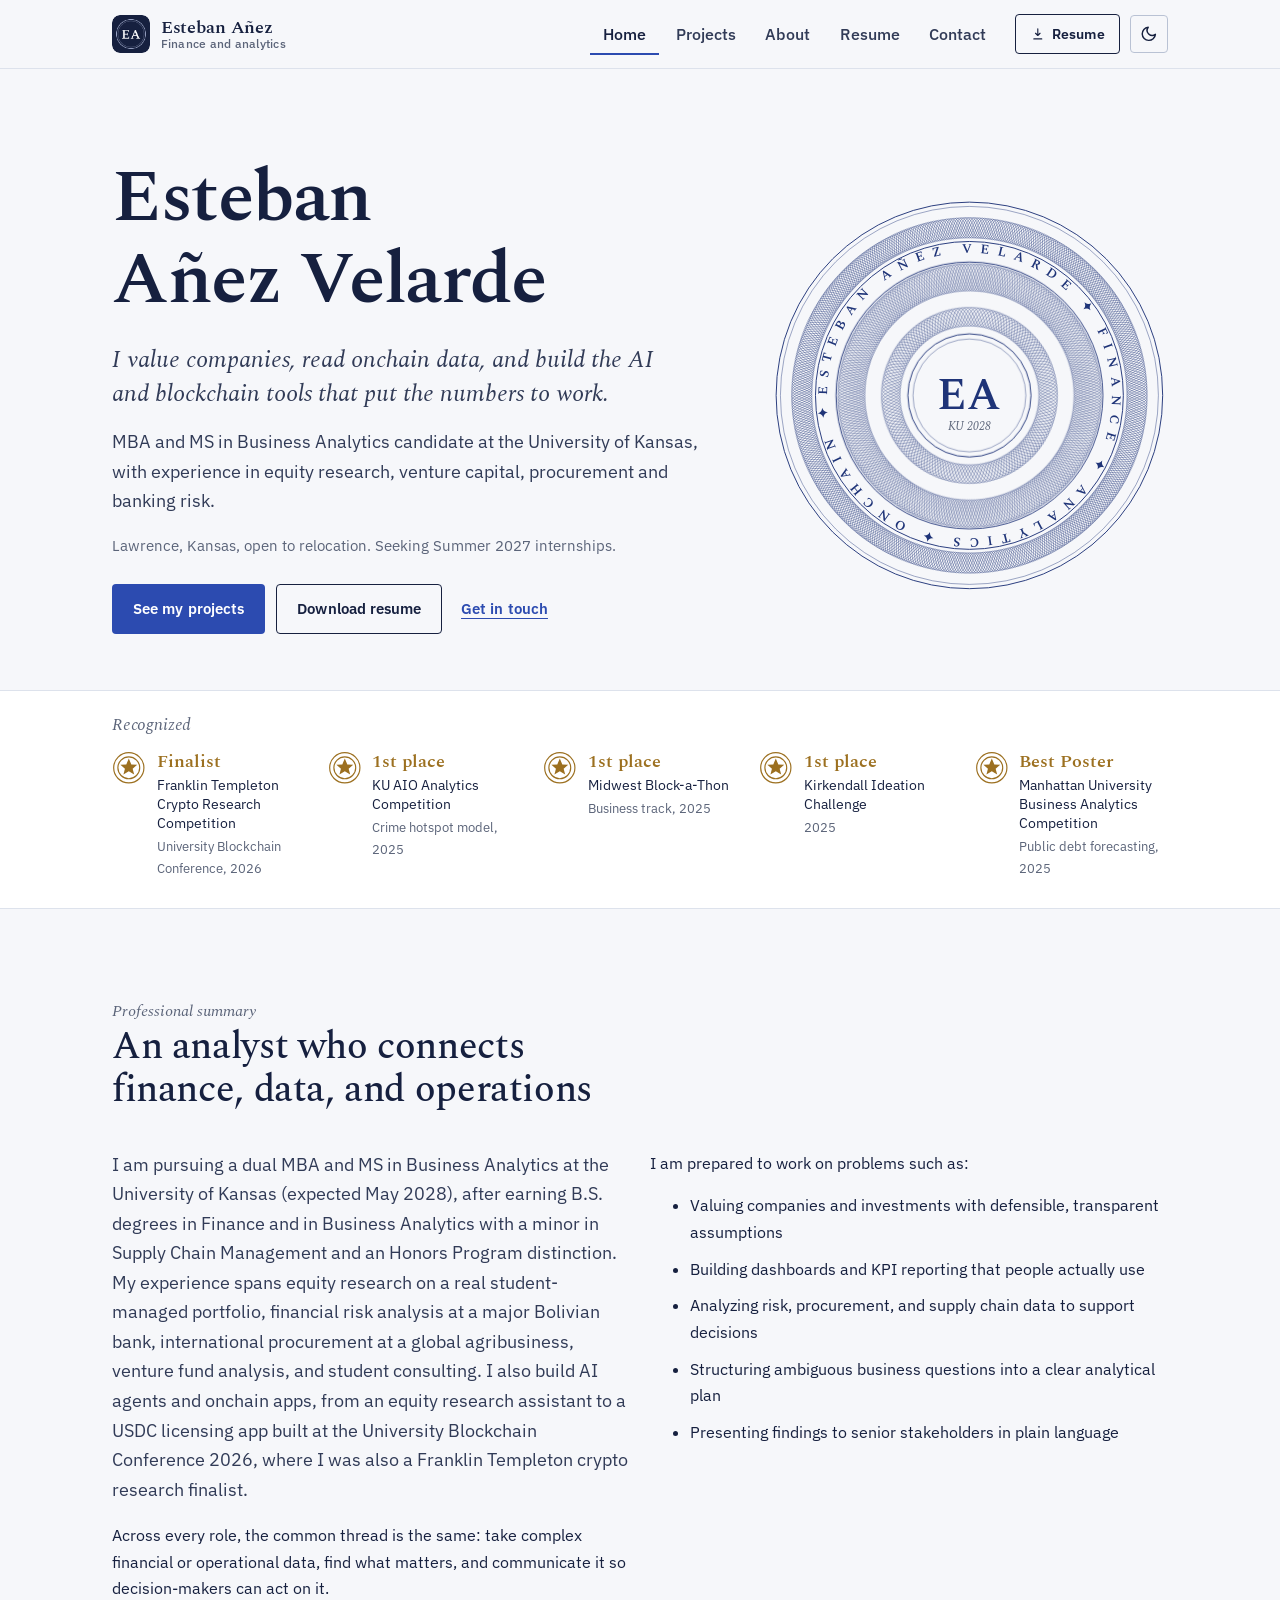
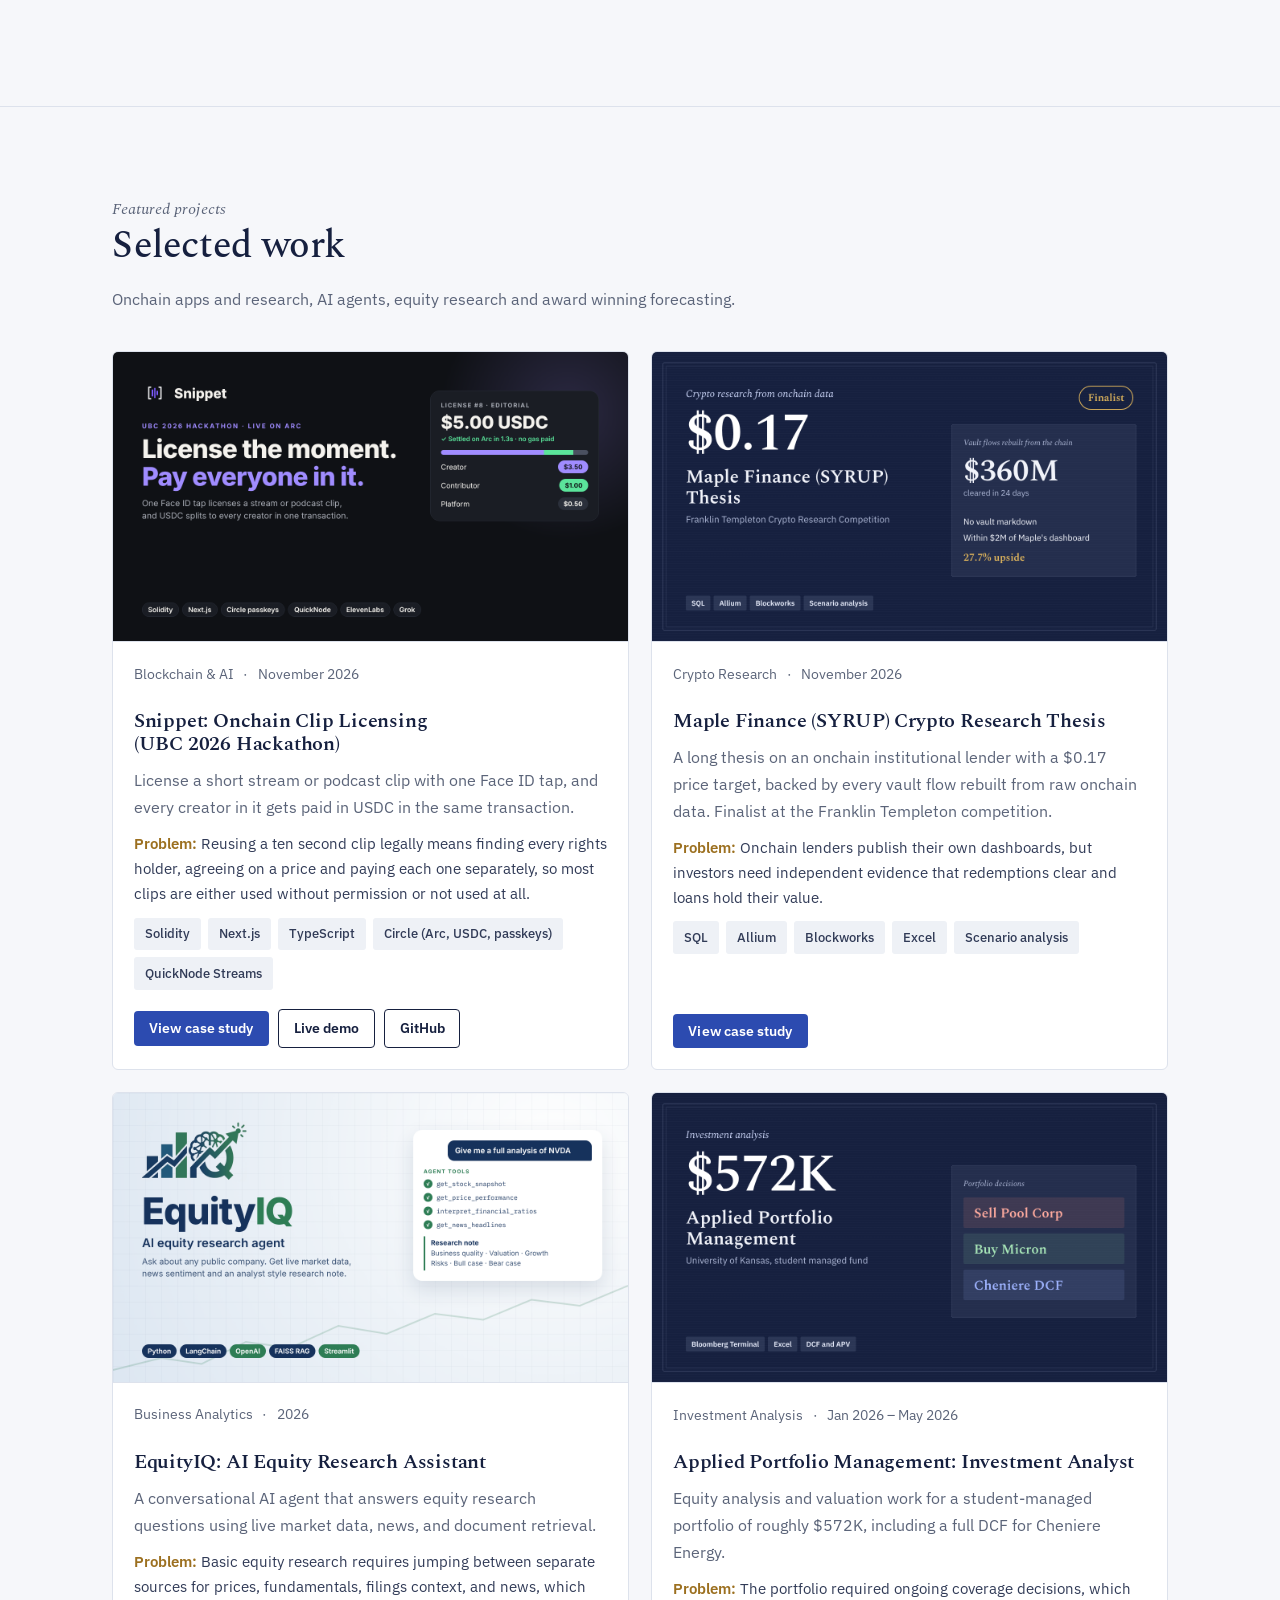
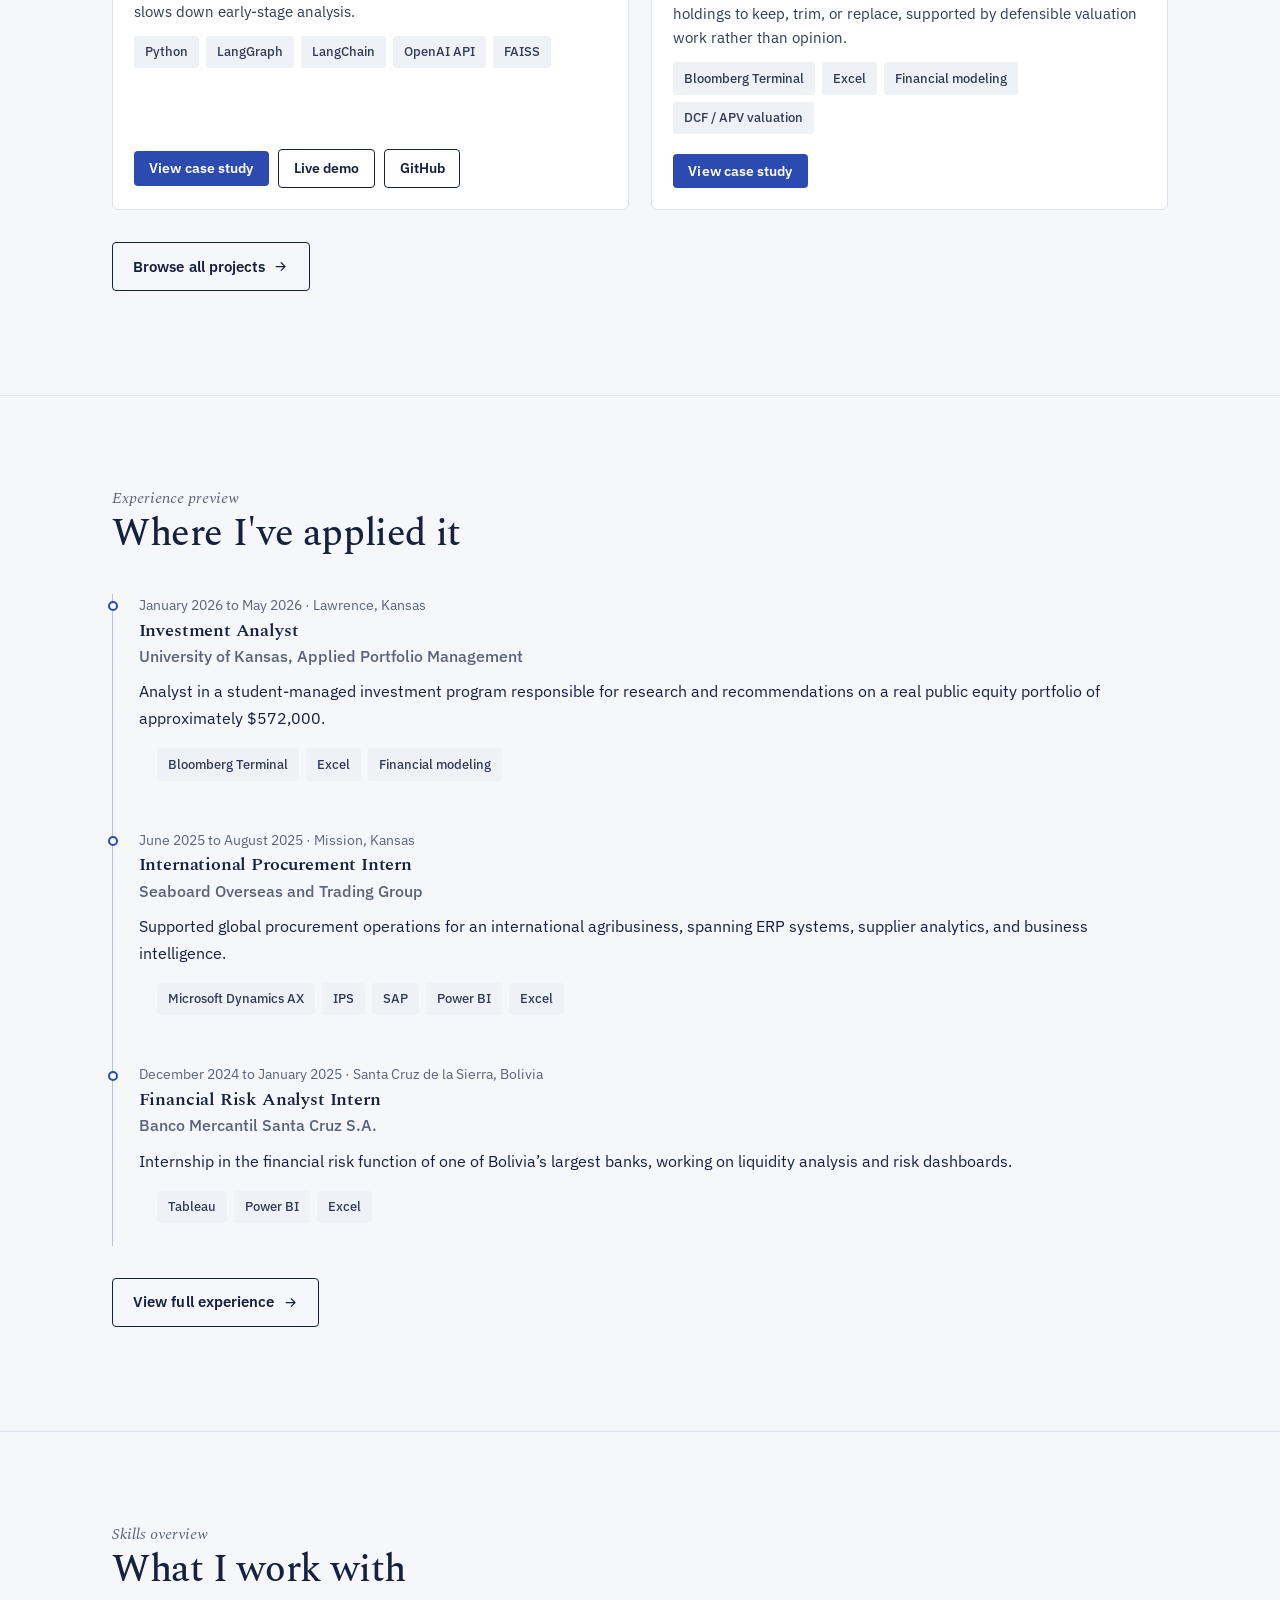
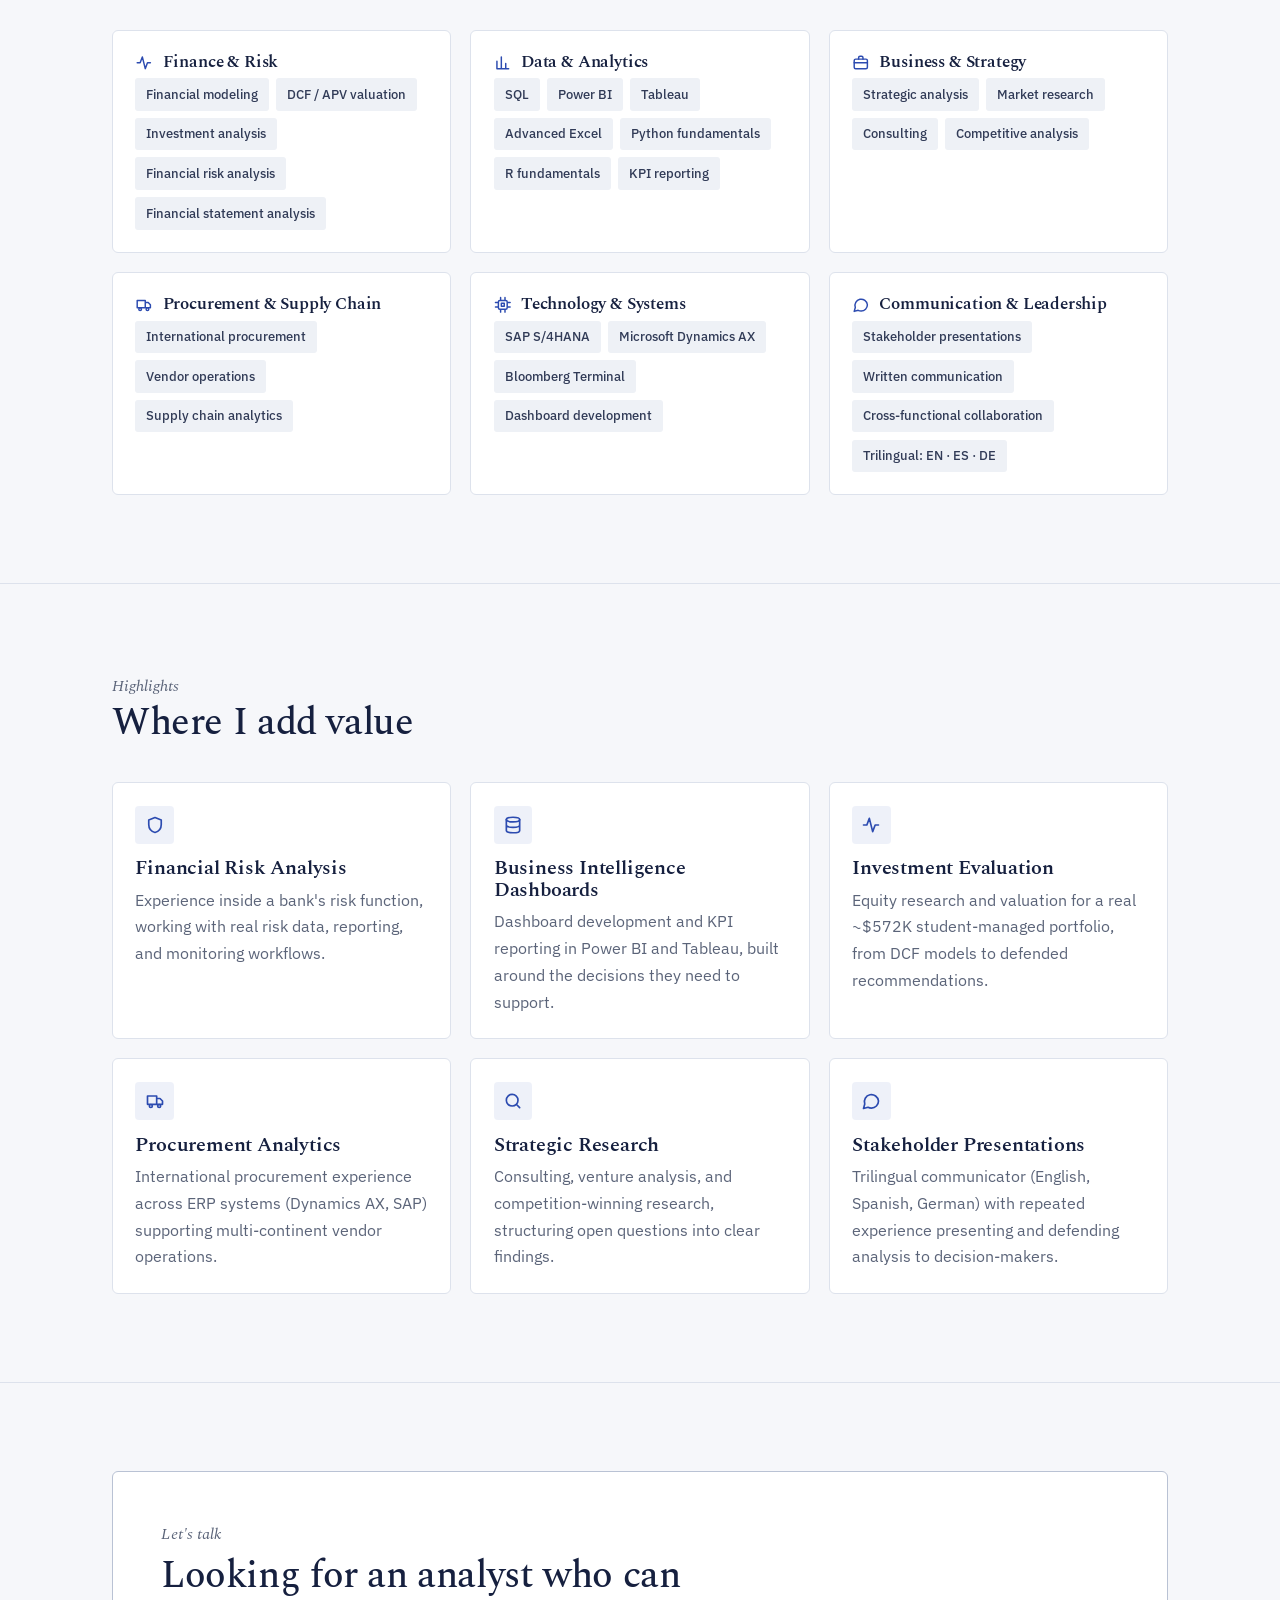
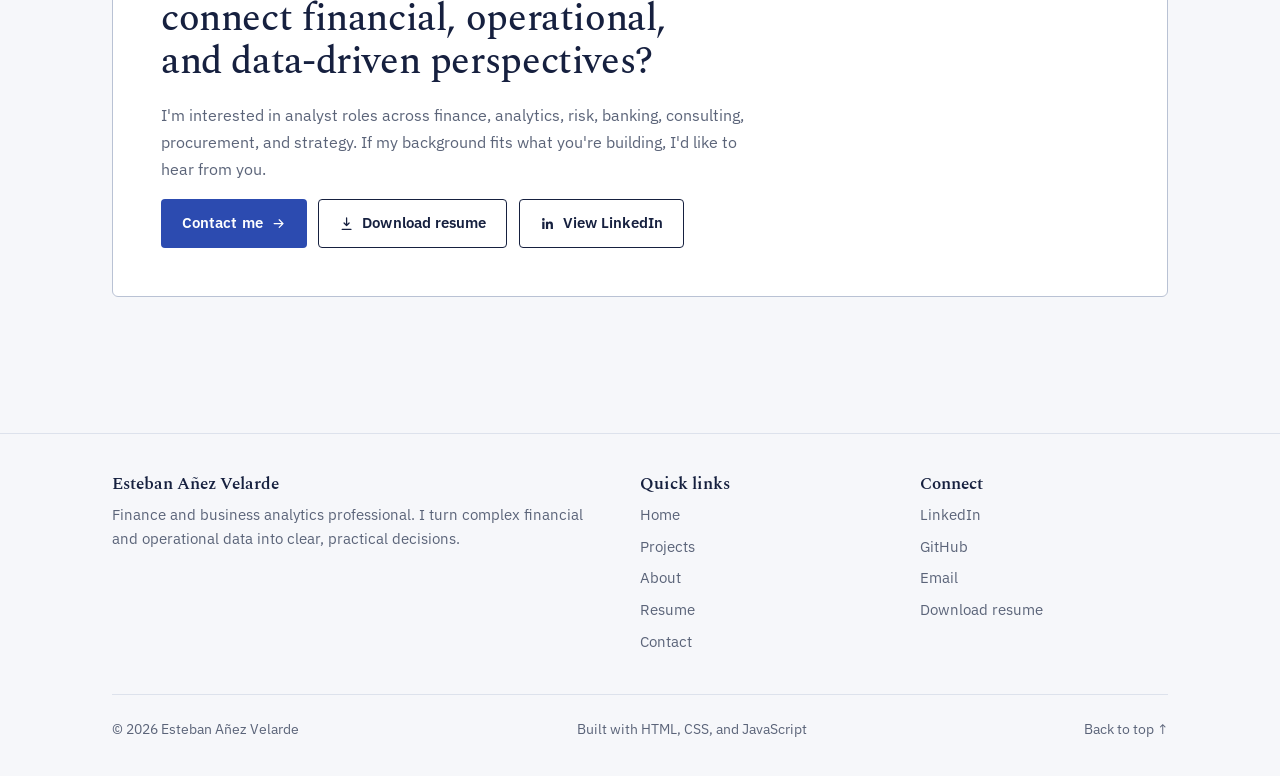
<file: index.html>
<!DOCTYPE html>
<html lang="en">
<head>
  <meta charset="UTF-8">
  <meta name="viewport" content="width=device-width, initial-scale=1.0">
  <title>Esteban Añez Velarde | Finance & Business Analytics Portfolio</title>
  <meta name="description" content="Portfolio of Esteban Añez Velarde: finance and business analytics professional with experience in investment analysis, risk, procurement, and data-driven strategy.">
  <meta name="author" content="Esteban Añez Velarde">
  <meta name="keywords" content="finance analyst, business analytics, risk analysis, data visualization, investment analysis, procurement, supply chain, University of Kansas, portfolio">
  <meta name="theme-color" content="#f6f7fa">
  <link rel="canonical" href="https://estebananez.github.io/Esteban-Anez---Portfolio-Website/">

  <!-- Open Graph -->
  <meta property="og:type" content="profile">
  <meta property="og:title" content="Esteban Añez Velarde | Finance & Business Analytics Portfolio">
  <meta property="og:description" content="Portfolio of Esteban Añez Velarde: finance and business analytics professional with experience in investment analysis, risk, procurement, and data-driven strategy.">
  <meta property="og:url" content="https://estebananez.github.io/Esteban-Anez---Portfolio-Website/">
  <meta property="og:image" content="https://estebananez.github.io/Esteban-Anez---Portfolio-Website/assets/images/og-image.png">
  <meta property="og:image:width" content="1200">
  <meta property="og:image:height" content="630">
  <meta property="og:site_name" content="Esteban Añez Velarde | Portfolio">

  <!-- Twitter Card -->
  <meta name="twitter:card" content="summary_large_image">
  <meta name="twitter:title" content="Esteban Añez Velarde | Finance & Business Analytics Portfolio">
  <meta name="twitter:description" content="Portfolio of Esteban Añez Velarde: finance and business analytics professional with experience in investment analysis, risk, procurement, and data-driven strategy.">
  <meta name="twitter:image" content="https://estebananez.github.io/Esteban-Anez---Portfolio-Website/assets/images/og-image.png">

  <!-- Icons & manifest -->
  <link rel="icon" href="favicon.ico" sizes="48x48">
  <link rel="icon" type="image/png" sizes="32x32" href="assets/images/favicon-32x32.png">
  <link rel="icon" type="image/png" sizes="16x16" href="assets/images/favicon-16x16.png">
  <link rel="apple-touch-icon" sizes="180x180" href="assets/images/apple-touch-icon.png">
  <link rel="manifest" href="site.webmanifest">

  <link rel="stylesheet" href="assets/css/styles.css">
  <link rel="stylesheet" href="assets/css/print.css" media="print">

  <!-- Apply saved theme before first paint to avoid a flash -->
  <script>
    (function () {
      try {
        if (localStorage.getItem('eav-theme') === 'dark') {
          document.documentElement.setAttribute('data-theme', 'dark');
        }
      } catch (e) {}
    })();
  </script>

  <script type="application/ld+json">
  {
    "@context": "https://schema.org",
    "@graph": [
      {
        "@type": "Person",
        "@id": "https://estebananez.github.io/Esteban-Anez---Portfolio-Website/#person",
        "name": "Esteban A\u00f1ez Velarde",
        "jobTitle": "Finance and Business Analytics Professional",
        "alumniOf": {
          "@type": "CollegeOrUniversity",
          "name": "University of Kansas"
        },
        "knowsLanguage": ["Spanish", "English", "German"],
        "knowsAbout": ["Financial analysis", "Business analytics", "Risk analysis", "Data visualization", "Investment analysis", "Procurement", "Supply chain analytics", "Business strategy"],
        "url": "https://estebananez.github.io/Esteban-Anez---Portfolio-Website/",
        "sameAs": ["https://www.linkedin.com/in/esteban-anez/", "https://github.com/EstebanAnez"]
      },
      {
        "@type": "WebSite",
        "@id": "https://estebananez.github.io/Esteban-Anez---Portfolio-Website/#website",
        "url": "https://estebananez.github.io/Esteban-Anez---Portfolio-Website/",
        "name": "Esteban A\u00f1ez Velarde | Portfolio",
        "publisher": { "@id": "https://estebananez.github.io/Esteban-Anez---Portfolio-Website/#person" }
      },
      {
        "@type": "ProfilePage",
        "@id": "https://estebananez.github.io/Esteban-Anez---Portfolio-Website/#page",
        "url": "https://estebananez.github.io/Esteban-Anez---Portfolio-Website/",
        "name": 'Esteban Añez Velarde | Finance & Business Analytics Portfolio',
        "isPartOf": { "@id": "https://estebananez.github.io/Esteban-Anez---Portfolio-Website/#website" },
        "mainEntity": { "@id": "https://estebananez.github.io/Esteban-Anez---Portfolio-Website/#person" }
      }
    ]
  }
  </script>
  <script src="assets/js/projects.js" defer></script>
  <script src="assets/js/experience.js" defer></script>
  <script src="assets/js/main.js" defer></script>
</head>
<body>
<a class="skip-link" href="#main">Skip to main content</a>
<header class="site-header">
  <nav class="nav container" aria-label="Primary">
    <a class="brand" href="index.html">
      <img src="assets/images/logo.png" alt="" width="47" height="47">
      <span class="brand-name">Esteban Añez<span class="brand-sub">Finance and analytics</span></span>
    </a>
    <ul class="nav-links" id="nav-links">
      <li><a href="index.html" aria-current="page">Home</a></li>
      <li><a href="projects.html">Projects</a></li>
      <li><a href="about.html">About</a></li>
      <li><a href="resume.html">Resume</a></li>
      <li><a href="contact.html">Contact</a></li>
    </ul>
    <div class="nav-actions">
      <a class="btn btn-outline btn-sm nav-resume-btn" href="assets/documents/Esteban-Anez-Resume.pdf" download><svg viewBox="0 0 24 24" fill="none" stroke="currentColor" stroke-width="2" stroke-linecap="round" stroke-linejoin="round" aria-hidden="true"><path d="M12 3v12m0 0 4-4m-4 4-4-4M5 21h14"/></svg> Resume</a>
      <button class="theme-toggle" type="button" aria-label="Toggle light and dark theme" aria-pressed="false">
        <svg class="icon-sun" viewBox="0 0 24 24" fill="none" stroke="currentColor" stroke-width="2" stroke-linecap="round" aria-hidden="true"><circle cx="12" cy="12" r="4"/><path d="M12 2v2m0 16v2M4.9 4.9l1.4 1.4m11.4 11.4 1.4 1.4M2 12h2m16 0h2M4.9 19.1l1.4-1.4M17.7 6.3l1.4-1.4"/></svg><svg class="icon-moon" viewBox="0 0 24 24" fill="none" stroke="currentColor" stroke-width="2" stroke-linecap="round" stroke-linejoin="round" aria-hidden="true"><path d="M21 12.8A9 9 0 1 1 11.2 3a7 7 0 0 0 9.8 9.8Z"/></svg>
      </button>
      <button class="nav-burger" type="button" aria-label="Open navigation menu" aria-expanded="false" aria-controls="nav-links">
        <svg viewBox="0 0 24 24" fill="none" stroke="currentColor" stroke-width="2" stroke-linecap="round" aria-hidden="true"><path d="M4 7h16M4 12h16M4 17h16"/></svg>
      </button>
    </div>
  </nav>
</header>
<main id="main">

<section class="hero">
  <div class="container">
    <div class="hero-copy">
      <h1>Esteban Añez Velarde</h1>
      <p class="hero-headline">I value companies, read onchain data, and build the AI and blockchain tools that put the numbers to work.</p>
      <p class="lead">MBA and MS in Business Analytics candidate at the University of Kansas, with experience in equity research, venture capital, procurement and banking risk.</p>
      <p class="hero-meta">Lawrence, Kansas, open to relocation. Seeking Summer 2027 internships.</p>
      <div class="hero-ctas">
        <a class="btn btn-primary" href="projects.html">See my projects</a>
        <a class="btn btn-outline" href="assets/documents/Esteban-Anez-Resume.pdf" download>Download resume</a>
        <a class="btn btn-ghost" href="contact.html">Get in touch</a>
      </div>
    </div>
    <div class="hero-seal">
      <svg class="seal" viewBox="-232 -232 464 464" role="img" aria-label="Engraved seal reading Esteban Añez Velarde, finance, analytics, onchain">
  <defs><path id="b1" pathLength="1" d="M208.0 0.0 L207.4 1.8 L205.7 3.6 L203.0 5.3 L199.6 7.0 L195.8 8.5 L192.0 10.1 L188.6 11.5 L185.8 13.0 L184.0 14.5 L183.3 16.0 L183.7 17.7 L185.3 19.5 L187.7 21.4 L190.9 23.4 L194.3 25.6 L197.8 27.8 L200.8 30.0 L203.2 32.2 L204.6 34.2 L204.8 36.1 L203.9 37.8 L201.9 39.3 L199.0 40.5 L195.3 41.5 L191.4 42.4 L187.4 43.3 L183.7 44.1 L180.8 45.1 L178.7 46.2 L177.7 47.6 L177.9 49.3 L179.1 51.3 L181.2 53.7 L183.9 56.2 L186.9 58.9 L189.9 61.7 L192.6 64.4 L194.5 67.0 L195.5 69.2 L195.5 71.1 L194.3 72.6 L192.0 73.7 L188.9 74.4 L185.2 74.8 L181.1 75.0 L177.0 75.1 L173.3 75.3 L170.2 75.8 L168.0 76.5 L166.8 77.8 L166.6 79.5 L167.4 81.7 L169.1 84.3 L171.3 87.3 L173.9 90.5 L176.3 93.8 L178.4 96.9 L179.9 99.7 L180.5 102.1 L180.1 104.0 L178.7 105.3 L176.3 105.9 L173.1 106.1 L169.4 105.8 L165.3 105.3 L161.3 104.7 L157.6 104.3 L154.4 104.2 L152.1 104.6 L150.7 105.5 L150.3 107.2 L150.7 109.5 L151.9 112.4 L153.6 115.7 L155.5 119.3 L157.4 123.0 L158.9 126.4 L159.9 129.5 L160.0 131.9 L159.3 133.7 L157.7 134.7 L155.2 135.0 L152.1 134.5 L148.4 133.6 L144.5 132.4 L140.6 131.1 L137.1 130.1 L134.0 129.4 L131.7 129.4 L130.1 130.1 L129.4 131.7 L129.4 134.0 L130.1 137.1 L131.1 140.6 L132.4 144.5 L133.6 148.4 L134.5 152.1 L135.0 155.2 L134.7 157.7 L133.7 159.3 L131.9 160.0 L129.5 159.9 L126.4 158.9 L123.0 157.4 L119.3 155.5 L115.7 153.6 L112.4 151.9 L109.5 150.7 L107.2 150.3 L105.5 150.7 L104.6 152.1 L104.2 154.4 L104.3 157.6 L104.7 161.3 L105.3 165.3 L105.8 169.4 L106.1 173.1 L105.9 176.3 L105.3 178.7 L104.0 180.1 L102.1 180.5 L99.7 179.9 L96.9 178.4 L93.8 176.3 L90.5 173.9 L87.3 171.3 L84.3 169.1 L81.7 167.4 L79.5 166.6 L77.8 166.8 L76.5 168.0 L75.8 170.2 L75.3 173.3 L75.1 177.0 L75.0 181.1 L74.8 185.2 L74.4 188.9 L73.7 192.0 L72.6 194.3 L71.1 195.5 L69.2 195.5 L67.0 194.5 L64.4 192.6 L61.7 189.9 L58.9 186.9 L56.2 183.9 L53.7 181.2 L51.3 179.1 L49.3 177.9 L47.6 177.7 L46.2 178.7 L45.1 180.8 L44.1 183.7 L43.3 187.4 L42.4 191.4 L41.5 195.3 L40.5 199.0 L39.3 201.9 L37.8 203.9 L36.1 204.8 L34.2 204.6 L32.2 203.2 L30.0 200.8 L27.8 197.8 L25.6 194.3 L23.4 190.9 L21.4 187.7 L19.5 185.3 L17.7 183.7 L16.0 183.3 L14.5 184.0 L13.0 185.8 L11.5 188.6 L10.1 192.0 L8.5 195.8 L7.0 199.6 L5.3 203.0 L3.6 205.7 L1.8 207.4 L0.0 208.0 L-1.8 207.4 L-3.6 205.7 L-5.3 203.0 L-7.0 199.6 L-8.5 195.8 L-10.1 192.0 L-11.5 188.6 L-13.0 185.8 L-14.5 184.0 L-16.0 183.3 L-17.7 183.7 L-19.5 185.3 L-21.4 187.7 L-23.4 190.9 L-25.6 194.3 L-27.8 197.8 L-30.0 200.8 L-32.2 203.2 L-34.2 204.6 L-36.1 204.8 L-37.8 203.9 L-39.3 201.9 L-40.5 199.0 L-41.5 195.3 L-42.4 191.4 L-43.3 187.4 L-44.1 183.7 L-45.1 180.8 L-46.2 178.7 L-47.6 177.7 L-49.3 177.9 L-51.3 179.1 L-53.7 181.2 L-56.2 183.9 L-58.9 186.9 L-61.7 189.9 L-64.4 192.6 L-67.0 194.5 L-69.2 195.5 L-71.1 195.5 L-72.6 194.3 L-73.7 192.0 L-74.4 188.9 L-74.8 185.2 L-75.0 181.1 L-75.1 177.0 L-75.3 173.3 L-75.8 170.2 L-76.5 168.0 L-77.8 166.8 L-79.5 166.6 L-81.7 167.4 L-84.3 169.1 L-87.3 171.3 L-90.5 173.9 L-93.8 176.3 L-96.9 178.4 L-99.7 179.9 L-102.1 180.5 L-104.0 180.1 L-105.3 178.7 L-105.9 176.3 L-106.1 173.1 L-105.8 169.4 L-105.3 165.3 L-104.7 161.3 L-104.3 157.6 L-104.2 154.4 L-104.6 152.1 L-105.5 150.7 L-107.2 150.3 L-109.5 150.7 L-112.4 151.9 L-115.7 153.6 L-119.3 155.5 L-123.0 157.4 L-126.4 158.9 L-129.5 159.9 L-131.9 160.0 L-133.7 159.3 L-134.7 157.7 L-135.0 155.2 L-134.5 152.1 L-133.6 148.4 L-132.4 144.5 L-131.1 140.6 L-130.1 137.1 L-129.4 134.0 L-129.4 131.7 L-130.1 130.1 L-131.7 129.4 L-134.0 129.4 L-137.1 130.1 L-140.6 131.1 L-144.5 132.4 L-148.4 133.6 L-152.1 134.5 L-155.2 135.0 L-157.7 134.7 L-159.3 133.7 L-160.0 131.9 L-159.9 129.5 L-158.9 126.4 L-157.4 123.0 L-155.5 119.3 L-153.6 115.7 L-151.9 112.4 L-150.7 109.5 L-150.3 107.2 L-150.7 105.5 L-152.1 104.6 L-154.4 104.2 L-157.6 104.3 L-161.3 104.7 L-165.3 105.3 L-169.4 105.8 L-173.1 106.1 L-176.3 105.9 L-178.7 105.3 L-180.1 104.0 L-180.5 102.1 L-179.9 99.7 L-178.4 96.9 L-176.3 93.8 L-173.9 90.5 L-171.3 87.3 L-169.1 84.3 L-167.4 81.7 L-166.6 79.5 L-166.8 77.8 L-168.0 76.5 L-170.2 75.8 L-173.3 75.3 L-177.0 75.1 L-181.1 75.0 L-185.2 74.8 L-188.9 74.4 L-192.0 73.7 L-194.3 72.6 L-195.5 71.1 L-195.5 69.2 L-194.5 67.0 L-192.6 64.4 L-189.9 61.7 L-186.9 58.9 L-183.9 56.2 L-181.2 53.7 L-179.1 51.3 L-177.9 49.3 L-177.7 47.6 L-178.7 46.2 L-180.8 45.1 L-183.7 44.1 L-187.4 43.3 L-191.4 42.4 L-195.3 41.5 L-199.0 40.5 L-201.9 39.3 L-203.9 37.8 L-204.8 36.1 L-204.6 34.2 L-203.2 32.2 L-200.8 30.0 L-197.8 27.8 L-194.3 25.6 L-190.9 23.4 L-187.7 21.4 L-185.3 19.5 L-183.7 17.7 L-183.3 16.0 L-184.0 14.5 L-185.8 13.0 L-188.6 11.5 L-192.0 10.1 L-195.8 8.5 L-199.6 7.0 L-203.0 5.3 L-205.7 3.6 L-207.4 1.8 L-208.0 0.0 L-207.4 -1.8 L-205.7 -3.6 L-203.0 -5.3 L-199.6 -7.0 L-195.8 -8.5 L-192.0 -10.1 L-188.6 -11.5 L-185.8 -13.0 L-184.0 -14.5 L-183.3 -16.0 L-183.7 -17.7 L-185.3 -19.5 L-187.7 -21.4 L-190.9 -23.4 L-194.3 -25.6 L-197.8 -27.8 L-200.8 -30.0 L-203.2 -32.2 L-204.6 -34.2 L-204.8 -36.1 L-203.9 -37.8 L-201.9 -39.3 L-199.0 -40.5 L-195.3 -41.5 L-191.4 -42.4 L-187.4 -43.3 L-183.7 -44.1 L-180.8 -45.1 L-178.7 -46.2 L-177.7 -47.6 L-177.9 -49.3 L-179.1 -51.3 L-181.2 -53.7 L-183.9 -56.2 L-186.9 -58.9 L-189.9 -61.7 L-192.6 -64.4 L-194.5 -67.0 L-195.5 -69.2 L-195.5 -71.1 L-194.3 -72.6 L-192.0 -73.7 L-188.9 -74.4 L-185.2 -74.8 L-181.1 -75.0 L-177.0 -75.1 L-173.3 -75.3 L-170.2 -75.8 L-168.0 -76.5 L-166.8 -77.8 L-166.6 -79.5 L-167.4 -81.7 L-169.1 -84.3 L-171.3 -87.3 L-173.9 -90.5 L-176.3 -93.8 L-178.4 -96.9 L-179.9 -99.7 L-180.5 -102.1 L-180.1 -104.0 L-178.7 -105.3 L-176.3 -105.9 L-173.1 -106.1 L-169.4 -105.8 L-165.3 -105.3 L-161.3 -104.7 L-157.6 -104.3 L-154.4 -104.2 L-152.1 -104.6 L-150.7 -105.5 L-150.3 -107.2 L-150.7 -109.5 L-151.9 -112.4 L-153.6 -115.7 L-155.5 -119.3 L-157.4 -123.0 L-158.9 -126.4 L-159.9 -129.5 L-160.0 -131.9 L-159.3 -133.7 L-157.7 -134.7 L-155.2 -135.0 L-152.1 -134.5 L-148.4 -133.6 L-144.5 -132.4 L-140.6 -131.1 L-137.1 -130.1 L-134.0 -129.4 L-131.7 -129.4 L-130.1 -130.1 L-129.4 -131.7 L-129.4 -134.0 L-130.1 -137.1 L-131.1 -140.6 L-132.4 -144.5 L-133.6 -148.4 L-134.5 -152.1 L-135.0 -155.2 L-134.7 -157.7 L-133.7 -159.3 L-131.9 -160.0 L-129.5 -159.9 L-126.4 -158.9 L-123.0 -157.4 L-119.3 -155.5 L-115.7 -153.6 L-112.4 -151.9 L-109.5 -150.7 L-107.2 -150.3 L-105.5 -150.7 L-104.6 -152.1 L-104.2 -154.4 L-104.3 -157.6 L-104.7 -161.3 L-105.3 -165.3 L-105.8 -169.4 L-106.1 -173.1 L-105.9 -176.3 L-105.3 -178.7 L-104.0 -180.1 L-102.1 -180.5 L-99.7 -179.9 L-96.9 -178.4 L-93.8 -176.3 L-90.5 -173.9 L-87.3 -171.3 L-84.3 -169.1 L-81.7 -167.4 L-79.5 -166.6 L-77.8 -166.8 L-76.5 -168.0 L-75.8 -170.2 L-75.3 -173.3 L-75.1 -177.0 L-75.0 -181.1 L-74.8 -185.2 L-74.4 -188.9 L-73.7 -192.0 L-72.6 -194.3 L-71.1 -195.5 L-69.2 -195.5 L-67.0 -194.5 L-64.4 -192.6 L-61.7 -189.9 L-58.9 -186.9 L-56.2 -183.9 L-53.7 -181.2 L-51.3 -179.1 L-49.3 -177.9 L-47.6 -177.7 L-46.2 -178.7 L-45.1 -180.8 L-44.1 -183.7 L-43.3 -187.4 L-42.4 -191.4 L-41.5 -195.3 L-40.5 -199.0 L-39.3 -201.9 L-37.8 -203.9 L-36.1 -204.8 L-34.2 -204.6 L-32.2 -203.2 L-30.0 -200.8 L-27.8 -197.8 L-25.6 -194.3 L-23.4 -190.9 L-21.4 -187.7 L-19.5 -185.3 L-17.7 -183.7 L-16.0 -183.3 L-14.5 -184.0 L-13.0 -185.8 L-11.5 -188.6 L-10.1 -192.0 L-8.5 -195.8 L-7.0 -199.6 L-5.3 -203.0 L-3.6 -205.7 L-1.8 -207.4 L-0.0 -208.0 L1.8 -207.4 L3.6 -205.7 L5.3 -203.0 L7.0 -199.6 L8.5 -195.8 L10.1 -192.0 L11.5 -188.6 L13.0 -185.8 L14.5 -184.0 L16.0 -183.3 L17.7 -183.7 L19.5 -185.3 L21.4 -187.7 L23.4 -190.9 L25.6 -194.3 L27.8 -197.8 L30.0 -200.8 L32.2 -203.2 L34.2 -204.6 L36.1 -204.8 L37.8 -203.9 L39.3 -201.9 L40.5 -199.0 L41.5 -195.3 L42.4 -191.4 L43.3 -187.4 L44.1 -183.7 L45.1 -180.8 L46.2 -178.7 L47.6 -177.7 L49.3 -177.9 L51.3 -179.1 L53.7 -181.2 L56.2 -183.9 L58.9 -186.9 L61.7 -189.9 L64.4 -192.6 L67.0 -194.5 L69.2 -195.5 L71.1 -195.5 L72.6 -194.3 L73.7 -192.0 L74.4 -188.9 L74.8 -185.2 L75.0 -181.1 L75.1 -177.0 L75.3 -173.3 L75.8 -170.2 L76.5 -168.0 L77.8 -166.8 L79.5 -166.6 L81.7 -167.4 L84.3 -169.1 L87.3 -171.3 L90.5 -173.9 L93.8 -176.3 L96.9 -178.4 L99.7 -179.9 L102.1 -180.5 L104.0 -180.1 L105.3 -178.7 L105.9 -176.3 L106.1 -173.1 L105.8 -169.4 L105.3 -165.3 L104.7 -161.3 L104.3 -157.6 L104.2 -154.4 L104.6 -152.1 L105.5 -150.7 L107.2 -150.3 L109.5 -150.7 L112.4 -151.9 L115.7 -153.6 L119.3 -155.5 L123.0 -157.4 L126.4 -158.9 L129.5 -159.9 L131.9 -160.0 L133.7 -159.3 L134.7 -157.7 L135.0 -155.2 L134.5 -152.1 L133.6 -148.4 L132.4 -144.5 L131.1 -140.6 L130.1 -137.1 L129.4 -134.0 L129.4 -131.7 L130.1 -130.1 L131.7 -129.4 L134.0 -129.4 L137.1 -130.1 L140.6 -131.1 L144.5 -132.4 L148.4 -133.6 L152.1 -134.5 L155.2 -135.0 L157.7 -134.7 L159.3 -133.7 L160.0 -131.9 L159.9 -129.5 L158.9 -126.4 L157.4 -123.0 L155.5 -119.3 L153.6 -115.7 L151.9 -112.4 L150.7 -109.5 L150.3 -107.2 L150.7 -105.5 L152.1 -104.6 L154.4 -104.2 L157.6 -104.3 L161.3 -104.7 L165.3 -105.3 L169.4 -105.8 L173.1 -106.1 L176.3 -105.9 L178.7 -105.3 L180.1 -104.0 L180.5 -102.1 L179.9 -99.7 L178.4 -96.9 L176.3 -93.8 L173.9 -90.5 L171.3 -87.3 L169.1 -84.3 L167.4 -81.7 L166.6 -79.5 L166.8 -77.8 L168.0 -76.5 L170.2 -75.8 L173.3 -75.3 L177.0 -75.1 L181.1 -75.0 L185.2 -74.8 L188.9 -74.4 L192.0 -73.7 L194.3 -72.6 L195.5 -71.1 L195.5 -69.2 L194.5 -67.0 L192.6 -64.4 L189.9 -61.7 L186.9 -58.9 L183.9 -56.2 L181.2 -53.7 L179.1 -51.3 L177.9 -49.3 L177.7 -47.6 L178.7 -46.2 L180.8 -45.1 L183.7 -44.1 L187.4 -43.3 L191.4 -42.4 L195.3 -41.5 L199.0 -40.5 L201.9 -39.3 L203.9 -37.8 L204.8 -36.1 L204.6 -34.2 L203.2 -32.2 L200.8 -30.0 L197.8 -27.8 L194.3 -25.6 L190.9 -23.4 L187.7 -21.4 L185.3 -19.5 L183.7 -17.7 L183.3 -16.0 L184.0 -14.5 L185.8 -13.0 L188.6 -11.5 L192.0 -10.1 L195.8 -8.5 L199.6 -7.0 L203.0 -5.3 L205.7 -3.6 L207.4 -1.8Z"/><path id="b2" pathLength="1" d="M154.0 0.0 L153.6 1.3 L152.6 2.7 L150.9 4.0 L148.6 5.2 L145.9 6.4 L142.7 7.5 L139.4 8.5 L136.0 9.5 L132.6 10.4 L129.5 11.3 L126.7 12.2 L124.4 13.1 L122.6 14.0 L121.4 14.9 L121.0 15.9 L121.2 17.0 L122.0 18.2 L123.5 19.6 L125.5 21.0 L128.0 22.6 L130.8 24.2 L133.8 26.0 L136.9 27.8 L139.8 29.7 L142.5 31.6 L144.9 33.5 L146.8 35.2 L148.1 36.9 L148.8 38.5 L148.8 39.9 L148.1 41.1 L146.7 42.1 L144.7 42.9 L142.2 43.5 L139.2 43.9 L135.9 44.2 L132.5 44.3 L128.9 44.4 L125.4 44.4 L122.2 44.5 L119.2 44.6 L116.7 44.8 L114.8 45.2 L113.4 45.8 L112.7 46.7 L112.6 47.8 L113.1 49.2 L114.2 50.9 L115.8 52.8 L117.8 54.9 L120.1 57.3 L122.5 59.8 L125.0 62.3 L127.4 64.9 L129.5 67.4 L131.3 69.8 L132.7 72.0 L133.5 74.0 L133.7 75.7 L133.4 77.0 L132.4 78.0 L130.8 78.6 L128.7 78.9 L126.1 78.8 L123.1 78.4 L119.9 77.9 L116.5 77.1 L113.0 76.2 L109.7 75.4 L106.5 74.6 L103.6 73.9 L101.2 73.5 L99.2 73.4 L97.7 73.6 L96.8 74.3 L96.4 75.3 L96.6 76.8 L97.2 78.7 L98.2 81.0 L99.6 83.6 L101.2 86.4 L102.9 89.4 L104.6 92.5 L106.2 95.6 L107.6 98.6 L108.8 101.4 L109.5 103.9 L109.8 106.0 L109.6 107.7 L108.9 108.9 L107.7 109.6 L106.0 109.8 L103.9 109.5 L101.4 108.8 L98.6 107.6 L95.6 106.2 L92.5 104.6 L89.4 102.9 L86.4 101.2 L83.6 99.6 L81.0 98.2 L78.7 97.2 L76.8 96.6 L75.3 96.4 L74.3 96.8 L73.6 97.7 L73.4 99.2 L73.5 101.2 L73.9 103.6 L74.6 106.5 L75.4 109.7 L76.2 113.0 L77.1 116.5 L77.9 119.9 L78.4 123.1 L78.8 126.1 L78.9 128.7 L78.6 130.8 L78.0 132.4 L77.0 133.4 L75.7 133.7 L74.0 133.5 L72.0 132.7 L69.8 131.3 L67.4 129.5 L64.9 127.4 L62.3 125.0 L59.8 122.5 L57.3 120.1 L54.9 117.8 L52.8 115.8 L50.9 114.2 L49.2 113.1 L47.8 112.6 L46.7 112.7 L45.8 113.4 L45.2 114.8 L44.8 116.7 L44.6 119.2 L44.5 122.2 L44.4 125.4 L44.4 128.9 L44.3 132.5 L44.2 135.9 L43.9 139.2 L43.5 142.2 L42.9 144.7 L42.1 146.7 L41.1 148.1 L39.9 148.8 L38.5 148.8 L36.9 148.1 L35.2 146.8 L33.5 144.9 L31.6 142.5 L29.7 139.8 L27.8 136.9 L26.0 133.8 L24.2 130.8 L22.6 128.0 L21.0 125.5 L19.6 123.5 L18.2 122.0 L17.0 121.2 L15.9 121.0 L14.9 121.4 L14.0 122.6 L13.1 124.4 L12.2 126.7 L11.3 129.5 L10.4 132.6 L9.5 136.0 L8.5 139.4 L7.5 142.7 L6.4 145.9 L5.2 148.6 L4.0 150.9 L2.7 152.6 L1.3 153.6 L0.0 154.0 L-1.3 153.6 L-2.7 152.6 L-4.0 150.9 L-5.2 148.6 L-6.4 145.9 L-7.5 142.7 L-8.5 139.4 L-9.5 136.0 L-10.4 132.6 L-11.3 129.5 L-12.2 126.7 L-13.1 124.4 L-14.0 122.6 L-14.9 121.4 L-15.9 121.0 L-17.0 121.2 L-18.2 122.0 L-19.6 123.5 L-21.0 125.5 L-22.6 128.0 L-24.2 130.8 L-26.0 133.8 L-27.8 136.9 L-29.7 139.8 L-31.6 142.5 L-33.5 144.9 L-35.2 146.8 L-36.9 148.1 L-38.5 148.8 L-39.9 148.8 L-41.1 148.1 L-42.1 146.7 L-42.9 144.7 L-43.5 142.2 L-43.9 139.2 L-44.2 135.9 L-44.3 132.5 L-44.4 128.9 L-44.4 125.4 L-44.5 122.2 L-44.6 119.2 L-44.8 116.7 L-45.2 114.8 L-45.8 113.4 L-46.7 112.7 L-47.8 112.6 L-49.2 113.1 L-50.9 114.2 L-52.8 115.8 L-54.9 117.8 L-57.3 120.1 L-59.8 122.5 L-62.3 125.0 L-64.9 127.4 L-67.4 129.5 L-69.8 131.3 L-72.0 132.7 L-74.0 133.5 L-75.7 133.7 L-77.0 133.4 L-78.0 132.4 L-78.6 130.8 L-78.9 128.7 L-78.8 126.1 L-78.4 123.1 L-77.9 119.9 L-77.1 116.5 L-76.2 113.0 L-75.4 109.7 L-74.6 106.5 L-73.9 103.6 L-73.5 101.2 L-73.4 99.2 L-73.6 97.7 L-74.3 96.8 L-75.3 96.4 L-76.8 96.6 L-78.7 97.2 L-81.0 98.2 L-83.6 99.6 L-86.4 101.2 L-89.4 102.9 L-92.5 104.6 L-95.6 106.2 L-98.6 107.6 L-101.4 108.8 L-103.9 109.5 L-106.0 109.8 L-107.7 109.6 L-108.9 108.9 L-109.6 107.7 L-109.8 106.0 L-109.5 103.9 L-108.8 101.4 L-107.6 98.6 L-106.2 95.6 L-104.6 92.5 L-102.9 89.4 L-101.2 86.4 L-99.6 83.6 L-98.2 81.0 L-97.2 78.7 L-96.6 76.8 L-96.4 75.3 L-96.8 74.3 L-97.7 73.6 L-99.2 73.4 L-101.2 73.5 L-103.6 73.9 L-106.5 74.6 L-109.7 75.4 L-113.0 76.2 L-116.5 77.1 L-119.9 77.9 L-123.1 78.4 L-126.1 78.8 L-128.7 78.9 L-130.8 78.6 L-132.4 78.0 L-133.4 77.0 L-133.7 75.7 L-133.5 74.0 L-132.7 72.0 L-131.3 69.8 L-129.5 67.4 L-127.4 64.9 L-125.0 62.3 L-122.5 59.8 L-120.1 57.3 L-117.8 54.9 L-115.8 52.8 L-114.2 50.9 L-113.1 49.2 L-112.6 47.8 L-112.7 46.7 L-113.4 45.8 L-114.8 45.2 L-116.7 44.8 L-119.2 44.6 L-122.2 44.5 L-125.4 44.4 L-128.9 44.4 L-132.5 44.3 L-135.9 44.2 L-139.2 43.9 L-142.2 43.5 L-144.7 42.9 L-146.7 42.1 L-148.1 41.1 L-148.8 39.9 L-148.8 38.5 L-148.1 36.9 L-146.8 35.2 L-144.9 33.5 L-142.5 31.6 L-139.8 29.7 L-136.9 27.8 L-133.8 26.0 L-130.8 24.2 L-128.0 22.6 L-125.5 21.0 L-123.5 19.6 L-122.0 18.2 L-121.2 17.0 L-121.0 15.9 L-121.4 14.9 L-122.6 14.0 L-124.4 13.1 L-126.7 12.2 L-129.5 11.3 L-132.6 10.4 L-136.0 9.5 L-139.4 8.5 L-142.7 7.5 L-145.9 6.4 L-148.6 5.2 L-150.9 4.0 L-152.6 2.7 L-153.6 1.3 L-154.0 0.0 L-153.6 -1.3 L-152.6 -2.7 L-150.9 -4.0 L-148.6 -5.2 L-145.9 -6.4 L-142.7 -7.5 L-139.4 -8.5 L-136.0 -9.5 L-132.6 -10.4 L-129.5 -11.3 L-126.7 -12.2 L-124.4 -13.1 L-122.6 -14.0 L-121.4 -14.9 L-121.0 -15.9 L-121.2 -17.0 L-122.0 -18.2 L-123.5 -19.6 L-125.5 -21.0 L-128.0 -22.6 L-130.8 -24.2 L-133.8 -26.0 L-136.9 -27.8 L-139.8 -29.7 L-142.5 -31.6 L-144.9 -33.5 L-146.8 -35.2 L-148.1 -36.9 L-148.8 -38.5 L-148.8 -39.9 L-148.1 -41.1 L-146.7 -42.1 L-144.7 -42.9 L-142.2 -43.5 L-139.2 -43.9 L-135.9 -44.2 L-132.5 -44.3 L-128.9 -44.4 L-125.4 -44.4 L-122.2 -44.5 L-119.2 -44.6 L-116.7 -44.8 L-114.8 -45.2 L-113.4 -45.8 L-112.7 -46.7 L-112.6 -47.8 L-113.1 -49.2 L-114.2 -50.9 L-115.8 -52.8 L-117.8 -54.9 L-120.1 -57.3 L-122.5 -59.8 L-125.0 -62.3 L-127.4 -64.9 L-129.5 -67.4 L-131.3 -69.8 L-132.7 -72.0 L-133.5 -74.0 L-133.7 -75.7 L-133.4 -77.0 L-132.4 -78.0 L-130.8 -78.6 L-128.7 -78.9 L-126.1 -78.8 L-123.1 -78.4 L-119.9 -77.9 L-116.5 -77.1 L-113.0 -76.2 L-109.7 -75.4 L-106.5 -74.6 L-103.6 -73.9 L-101.2 -73.5 L-99.2 -73.4 L-97.7 -73.6 L-96.8 -74.3 L-96.4 -75.3 L-96.6 -76.8 L-97.2 -78.7 L-98.2 -81.0 L-99.6 -83.6 L-101.2 -86.4 L-102.9 -89.4 L-104.6 -92.5 L-106.2 -95.6 L-107.6 -98.6 L-108.8 -101.4 L-109.5 -103.9 L-109.8 -106.0 L-109.6 -107.7 L-108.9 -108.9 L-107.7 -109.6 L-106.0 -109.8 L-103.9 -109.5 L-101.4 -108.8 L-98.6 -107.6 L-95.6 -106.2 L-92.5 -104.6 L-89.4 -102.9 L-86.4 -101.2 L-83.6 -99.6 L-81.0 -98.2 L-78.7 -97.2 L-76.8 -96.6 L-75.3 -96.4 L-74.3 -96.8 L-73.6 -97.7 L-73.4 -99.2 L-73.5 -101.2 L-73.9 -103.6 L-74.6 -106.5 L-75.4 -109.7 L-76.2 -113.0 L-77.1 -116.5 L-77.9 -119.9 L-78.4 -123.1 L-78.8 -126.1 L-78.9 -128.7 L-78.6 -130.8 L-78.0 -132.4 L-77.0 -133.4 L-75.7 -133.7 L-74.0 -133.5 L-72.0 -132.7 L-69.8 -131.3 L-67.4 -129.5 L-64.9 -127.4 L-62.3 -125.0 L-59.8 -122.5 L-57.3 -120.1 L-54.9 -117.8 L-52.8 -115.8 L-50.9 -114.2 L-49.2 -113.1 L-47.8 -112.6 L-46.7 -112.7 L-45.8 -113.4 L-45.2 -114.8 L-44.8 -116.7 L-44.6 -119.2 L-44.5 -122.2 L-44.4 -125.4 L-44.4 -128.9 L-44.3 -132.5 L-44.2 -135.9 L-43.9 -139.2 L-43.5 -142.2 L-42.9 -144.7 L-42.1 -146.7 L-41.1 -148.1 L-39.9 -148.8 L-38.5 -148.8 L-36.9 -148.1 L-35.2 -146.8 L-33.5 -144.9 L-31.6 -142.5 L-29.7 -139.8 L-27.8 -136.9 L-26.0 -133.8 L-24.2 -130.8 L-22.6 -128.0 L-21.0 -125.5 L-19.6 -123.5 L-18.2 -122.0 L-17.0 -121.2 L-15.9 -121.0 L-14.9 -121.4 L-14.0 -122.6 L-13.1 -124.4 L-12.2 -126.7 L-11.3 -129.5 L-10.4 -132.6 L-9.5 -136.0 L-8.5 -139.4 L-7.5 -142.7 L-6.4 -145.9 L-5.2 -148.6 L-4.0 -150.9 L-2.7 -152.6 L-1.3 -153.6 L-0.0 -154.0 L1.3 -153.6 L2.7 -152.6 L4.0 -150.9 L5.2 -148.6 L6.4 -145.9 L7.5 -142.7 L8.5 -139.4 L9.5 -136.0 L10.4 -132.6 L11.3 -129.5 L12.2 -126.7 L13.1 -124.4 L14.0 -122.6 L14.9 -121.4 L15.9 -121.0 L17.0 -121.2 L18.2 -122.0 L19.6 -123.5 L21.0 -125.5 L22.6 -128.0 L24.2 -130.8 L26.0 -133.8 L27.8 -136.9 L29.7 -139.8 L31.6 -142.5 L33.5 -144.9 L35.2 -146.8 L36.9 -148.1 L38.5 -148.8 L39.9 -148.8 L41.1 -148.1 L42.1 -146.7 L42.9 -144.7 L43.5 -142.2 L43.9 -139.2 L44.2 -135.9 L44.3 -132.5 L44.4 -128.9 L44.4 -125.4 L44.5 -122.2 L44.6 -119.2 L44.8 -116.7 L45.2 -114.8 L45.8 -113.4 L46.7 -112.7 L47.8 -112.6 L49.2 -113.1 L50.9 -114.2 L52.8 -115.8 L54.9 -117.8 L57.3 -120.1 L59.8 -122.5 L62.3 -125.0 L64.9 -127.4 L67.4 -129.5 L69.8 -131.3 L72.0 -132.7 L74.0 -133.5 L75.7 -133.7 L77.0 -133.4 L78.0 -132.4 L78.6 -130.8 L78.9 -128.7 L78.8 -126.1 L78.4 -123.1 L77.9 -119.9 L77.1 -116.5 L76.2 -113.0 L75.4 -109.7 L74.6 -106.5 L73.9 -103.6 L73.5 -101.2 L73.4 -99.2 L73.6 -97.7 L74.3 -96.8 L75.3 -96.4 L76.8 -96.6 L78.7 -97.2 L81.0 -98.2 L83.6 -99.6 L86.4 -101.2 L89.4 -102.9 L92.5 -104.6 L95.6 -106.2 L98.6 -107.6 L101.4 -108.8 L103.9 -109.5 L106.0 -109.8 L107.7 -109.6 L108.9 -108.9 L109.6 -107.7 L109.8 -106.0 L109.5 -103.9 L108.8 -101.4 L107.6 -98.6 L106.2 -95.6 L104.6 -92.5 L102.9 -89.4 L101.2 -86.4 L99.6 -83.6 L98.2 -81.0 L97.2 -78.7 L96.6 -76.8 L96.4 -75.3 L96.8 -74.3 L97.7 -73.6 L99.2 -73.4 L101.2 -73.5 L103.6 -73.9 L106.5 -74.6 L109.7 -75.4 L113.0 -76.2 L116.5 -77.1 L119.9 -77.9 L123.1 -78.4 L126.1 -78.8 L128.7 -78.9 L130.8 -78.6 L132.4 -78.0 L133.4 -77.0 L133.7 -75.7 L133.5 -74.0 L132.7 -72.0 L131.3 -69.8 L129.5 -67.4 L127.4 -64.9 L125.0 -62.3 L122.5 -59.8 L120.1 -57.3 L117.8 -54.9 L115.8 -52.8 L114.2 -50.9 L113.1 -49.2 L112.6 -47.8 L112.7 -46.7 L113.4 -45.8 L114.8 -45.2 L116.7 -44.8 L119.2 -44.6 L122.2 -44.5 L125.4 -44.4 L128.9 -44.4 L132.5 -44.3 L135.9 -44.2 L139.2 -43.9 L142.2 -43.5 L144.7 -42.9 L146.7 -42.1 L148.1 -41.1 L148.8 -39.9 L148.8 -38.5 L148.1 -36.9 L146.8 -35.2 L144.9 -33.5 L142.5 -31.6 L139.8 -29.7 L136.9 -27.8 L133.8 -26.0 L130.8 -24.2 L128.0 -22.6 L125.5 -21.0 L123.5 -19.6 L122.0 -18.2 L121.2 -17.0 L121.0 -15.9 L121.4 -14.9 L122.6 -14.0 L124.4 -13.1 L126.7 -12.2 L129.5 -11.3 L132.6 -10.4 L136.0 -9.5 L139.4 -8.5 L142.7 -7.5 L145.9 -6.4 L148.6 -5.2 L150.9 -4.0 L152.6 -2.7 L153.6 -1.3Z"/><path id="b3" pathLength="1" d="M103.0 0.0 L102.9 0.9 L102.6 1.8 L102.0 2.7 L101.3 3.5 L100.3 4.4 L99.2 5.2 L98.0 6.0 L96.6 6.8 L95.1 7.5 L93.6 8.2 L92.0 8.9 L90.4 9.5 L88.8 10.1 L87.2 10.7 L85.8 11.3 L84.4 11.9 L83.2 12.4 L82.1 13.0 L81.2 13.6 L80.4 14.2 L79.9 14.8 L79.5 15.5 L79.4 16.2 L79.5 16.9 L79.7 17.7 L80.2 18.5 L80.8 19.4 L81.6 20.3 L82.5 21.3 L83.6 22.4 L84.7 23.5 L85.9 24.6 L87.1 25.8 L88.3 27.0 L89.6 28.2 L90.7 29.5 L91.8 30.7 L92.8 32.0 L93.7 33.2 L94.4 34.3 L94.9 35.5 L95.3 36.6 L95.4 37.6 L95.4 38.5 L95.2 39.4 L94.7 40.2 L94.1 40.9 L93.2 41.5 L92.2 42.0 L91.0 42.4 L89.7 42.8 L88.2 43.0 L86.6 43.2 L85.0 43.3 L83.3 43.4 L81.6 43.4 L79.8 43.3 L78.1 43.3 L76.5 43.3 L74.9 43.2 L73.4 43.3 L72.1 43.3 L70.9 43.4 L69.8 43.6 L68.9 43.9 L68.1 44.2 L67.6 44.7 L67.2 45.3 L67.0 46.0 L66.9 46.8 L67.0 47.8 L67.2 48.8 L67.6 50.0 L68.1 51.3 L68.6 52.7 L69.2 54.1 L69.9 55.6 L70.6 57.2 L71.3 58.8 L71.9 60.4 L72.5 62.0 L73.1 63.5 L73.5 65.0 L73.8 66.5 L74.0 67.8 L74.1 69.1 L74.0 70.2 L73.8 71.3 L73.4 72.1 L72.8 72.8 L72.1 73.4 L71.3 73.8 L70.2 74.0 L69.1 74.1 L67.8 74.0 L66.5 73.8 L65.0 73.5 L63.5 73.1 L62.0 72.5 L60.4 71.9 L58.8 71.3 L57.2 70.6 L55.6 69.9 L54.1 69.2 L52.7 68.6 L51.3 68.1 L50.0 67.6 L48.8 67.2 L47.8 67.0 L46.8 66.9 L46.0 67.0 L45.3 67.2 L44.7 67.6 L44.2 68.1 L43.9 68.9 L43.6 69.8 L43.4 70.9 L43.3 72.1 L43.3 73.4 L43.2 74.9 L43.3 76.5 L43.3 78.1 L43.3 79.8 L43.4 81.6 L43.4 83.3 L43.3 85.0 L43.2 86.6 L43.0 88.2 L42.8 89.7 L42.4 91.0 L42.0 92.2 L41.5 93.2 L40.9 94.1 L40.2 94.7 L39.4 95.2 L38.5 95.4 L37.6 95.4 L36.6 95.3 L35.5 94.9 L34.3 94.4 L33.2 93.7 L32.0 92.8 L30.7 91.8 L29.5 90.7 L28.2 89.6 L27.0 88.3 L25.8 87.1 L24.6 85.9 L23.5 84.7 L22.4 83.6 L21.3 82.5 L20.3 81.6 L19.4 80.8 L18.5 80.2 L17.7 79.7 L16.9 79.5 L16.2 79.4 L15.5 79.5 L14.8 79.9 L14.2 80.4 L13.6 81.2 L13.0 82.1 L12.4 83.2 L11.9 84.4 L11.3 85.8 L10.7 87.2 L10.1 88.8 L9.5 90.4 L8.9 92.0 L8.2 93.6 L7.5 95.1 L6.8 96.6 L6.0 98.0 L5.2 99.2 L4.4 100.3 L3.5 101.3 L2.7 102.0 L1.8 102.6 L0.9 102.9 L0.0 103.0 L-0.9 102.9 L-1.8 102.6 L-2.7 102.0 L-3.5 101.3 L-4.4 100.3 L-5.2 99.2 L-6.0 98.0 L-6.8 96.6 L-7.5 95.1 L-8.2 93.6 L-8.9 92.0 L-9.5 90.4 L-10.1 88.8 L-10.7 87.2 L-11.3 85.8 L-11.9 84.4 L-12.4 83.2 L-13.0 82.1 L-13.6 81.2 L-14.2 80.4 L-14.8 79.9 L-15.5 79.5 L-16.2 79.4 L-16.9 79.5 L-17.7 79.7 L-18.5 80.2 L-19.4 80.8 L-20.3 81.6 L-21.3 82.5 L-22.4 83.6 L-23.5 84.7 L-24.6 85.9 L-25.8 87.1 L-27.0 88.3 L-28.2 89.6 L-29.5 90.7 L-30.7 91.8 L-32.0 92.8 L-33.2 93.7 L-34.3 94.4 L-35.5 94.9 L-36.6 95.3 L-37.6 95.4 L-38.5 95.4 L-39.4 95.2 L-40.2 94.7 L-40.9 94.1 L-41.5 93.2 L-42.0 92.2 L-42.4 91.0 L-42.8 89.7 L-43.0 88.2 L-43.2 86.6 L-43.3 85.0 L-43.4 83.3 L-43.4 81.6 L-43.3 79.8 L-43.3 78.1 L-43.3 76.5 L-43.2 74.9 L-43.3 73.4 L-43.3 72.1 L-43.4 70.9 L-43.6 69.8 L-43.9 68.9 L-44.2 68.1 L-44.7 67.6 L-45.3 67.2 L-46.0 67.0 L-46.8 66.9 L-47.8 67.0 L-48.8 67.2 L-50.0 67.6 L-51.3 68.1 L-52.7 68.6 L-54.1 69.2 L-55.6 69.9 L-57.2 70.6 L-58.8 71.3 L-60.4 71.9 L-62.0 72.5 L-63.5 73.1 L-65.0 73.5 L-66.5 73.8 L-67.8 74.0 L-69.1 74.1 L-70.2 74.0 L-71.3 73.8 L-72.1 73.4 L-72.8 72.8 L-73.4 72.1 L-73.8 71.3 L-74.0 70.2 L-74.1 69.1 L-74.0 67.8 L-73.8 66.5 L-73.5 65.0 L-73.1 63.5 L-72.5 62.0 L-71.9 60.4 L-71.3 58.8 L-70.6 57.2 L-69.9 55.6 L-69.2 54.1 L-68.6 52.7 L-68.1 51.3 L-67.6 50.0 L-67.2 48.8 L-67.0 47.8 L-66.9 46.8 L-67.0 46.0 L-67.2 45.3 L-67.6 44.7 L-68.1 44.2 L-68.9 43.9 L-69.8 43.6 L-70.9 43.4 L-72.1 43.3 L-73.4 43.3 L-74.9 43.2 L-76.5 43.3 L-78.1 43.3 L-79.8 43.3 L-81.6 43.4 L-83.3 43.4 L-85.0 43.3 L-86.6 43.2 L-88.2 43.0 L-89.7 42.8 L-91.0 42.4 L-92.2 42.0 L-93.2 41.5 L-94.1 40.9 L-94.7 40.2 L-95.2 39.4 L-95.4 38.5 L-95.4 37.6 L-95.3 36.6 L-94.9 35.5 L-94.4 34.3 L-93.7 33.2 L-92.8 32.0 L-91.8 30.7 L-90.7 29.5 L-89.6 28.2 L-88.3 27.0 L-87.1 25.8 L-85.9 24.6 L-84.7 23.5 L-83.6 22.4 L-82.5 21.3 L-81.6 20.3 L-80.8 19.4 L-80.2 18.5 L-79.7 17.7 L-79.5 16.9 L-79.4 16.2 L-79.5 15.5 L-79.9 14.8 L-80.4 14.2 L-81.2 13.6 L-82.1 13.0 L-83.2 12.4 L-84.4 11.9 L-85.8 11.3 L-87.2 10.7 L-88.8 10.1 L-90.4 9.5 L-92.0 8.9 L-93.6 8.2 L-95.1 7.5 L-96.6 6.8 L-98.0 6.0 L-99.2 5.2 L-100.3 4.4 L-101.3 3.5 L-102.0 2.7 L-102.6 1.8 L-102.9 0.9 L-103.0 0.0 L-102.9 -0.9 L-102.6 -1.8 L-102.0 -2.7 L-101.3 -3.5 L-100.3 -4.4 L-99.2 -5.2 L-98.0 -6.0 L-96.6 -6.8 L-95.1 -7.5 L-93.6 -8.2 L-92.0 -8.9 L-90.4 -9.5 L-88.8 -10.1 L-87.2 -10.7 L-85.8 -11.3 L-84.4 -11.9 L-83.2 -12.4 L-82.1 -13.0 L-81.2 -13.6 L-80.4 -14.2 L-79.9 -14.8 L-79.5 -15.5 L-79.4 -16.2 L-79.5 -16.9 L-79.7 -17.7 L-80.2 -18.5 L-80.8 -19.4 L-81.6 -20.3 L-82.5 -21.3 L-83.6 -22.4 L-84.7 -23.5 L-85.9 -24.6 L-87.1 -25.8 L-88.3 -27.0 L-89.6 -28.2 L-90.7 -29.5 L-91.8 -30.7 L-92.8 -32.0 L-93.7 -33.2 L-94.4 -34.3 L-94.9 -35.5 L-95.3 -36.6 L-95.4 -37.6 L-95.4 -38.5 L-95.2 -39.4 L-94.7 -40.2 L-94.1 -40.9 L-93.2 -41.5 L-92.2 -42.0 L-91.0 -42.4 L-89.7 -42.8 L-88.2 -43.0 L-86.6 -43.2 L-85.0 -43.3 L-83.3 -43.4 L-81.6 -43.4 L-79.8 -43.3 L-78.1 -43.3 L-76.5 -43.3 L-74.9 -43.2 L-73.4 -43.3 L-72.1 -43.3 L-70.9 -43.4 L-69.8 -43.6 L-68.9 -43.9 L-68.1 -44.2 L-67.6 -44.7 L-67.2 -45.3 L-67.0 -46.0 L-66.9 -46.8 L-67.0 -47.8 L-67.2 -48.8 L-67.6 -50.0 L-68.1 -51.3 L-68.6 -52.7 L-69.2 -54.1 L-69.9 -55.6 L-70.6 -57.2 L-71.3 -58.8 L-71.9 -60.4 L-72.5 -62.0 L-73.1 -63.5 L-73.5 -65.0 L-73.8 -66.5 L-74.0 -67.8 L-74.1 -69.1 L-74.0 -70.2 L-73.8 -71.3 L-73.4 -72.1 L-72.8 -72.8 L-72.1 -73.4 L-71.3 -73.8 L-70.2 -74.0 L-69.1 -74.1 L-67.8 -74.0 L-66.5 -73.8 L-65.0 -73.5 L-63.5 -73.1 L-62.0 -72.5 L-60.4 -71.9 L-58.8 -71.3 L-57.2 -70.6 L-55.6 -69.9 L-54.1 -69.2 L-52.7 -68.6 L-51.3 -68.1 L-50.0 -67.6 L-48.8 -67.2 L-47.8 -67.0 L-46.8 -66.9 L-46.0 -67.0 L-45.3 -67.2 L-44.7 -67.6 L-44.2 -68.1 L-43.9 -68.9 L-43.6 -69.8 L-43.4 -70.9 L-43.3 -72.1 L-43.3 -73.4 L-43.2 -74.9 L-43.3 -76.5 L-43.3 -78.1 L-43.3 -79.8 L-43.4 -81.6 L-43.4 -83.3 L-43.3 -85.0 L-43.2 -86.6 L-43.0 -88.2 L-42.8 -89.7 L-42.4 -91.0 L-42.0 -92.2 L-41.5 -93.2 L-40.9 -94.1 L-40.2 -94.7 L-39.4 -95.2 L-38.5 -95.4 L-37.6 -95.4 L-36.6 -95.3 L-35.5 -94.9 L-34.3 -94.4 L-33.2 -93.7 L-32.0 -92.8 L-30.7 -91.8 L-29.5 -90.7 L-28.2 -89.6 L-27.0 -88.3 L-25.8 -87.1 L-24.6 -85.9 L-23.5 -84.7 L-22.4 -83.6 L-21.3 -82.5 L-20.3 -81.6 L-19.4 -80.8 L-18.5 -80.2 L-17.7 -79.7 L-16.9 -79.5 L-16.2 -79.4 L-15.5 -79.5 L-14.8 -79.9 L-14.2 -80.4 L-13.6 -81.2 L-13.0 -82.1 L-12.4 -83.2 L-11.9 -84.4 L-11.3 -85.8 L-10.7 -87.2 L-10.1 -88.8 L-9.5 -90.4 L-8.9 -92.0 L-8.2 -93.6 L-7.5 -95.1 L-6.8 -96.6 L-6.0 -98.0 L-5.2 -99.2 L-4.4 -100.3 L-3.5 -101.3 L-2.7 -102.0 L-1.8 -102.6 L-0.9 -102.9 L-0.0 -103.0 L0.9 -102.9 L1.8 -102.6 L2.7 -102.0 L3.5 -101.3 L4.4 -100.3 L5.2 -99.2 L6.0 -98.0 L6.8 -96.6 L7.5 -95.1 L8.2 -93.6 L8.9 -92.0 L9.5 -90.4 L10.1 -88.8 L10.7 -87.2 L11.3 -85.8 L11.9 -84.4 L12.4 -83.2 L13.0 -82.1 L13.6 -81.2 L14.2 -80.4 L14.8 -79.9 L15.5 -79.5 L16.2 -79.4 L16.9 -79.5 L17.7 -79.7 L18.5 -80.2 L19.4 -80.8 L20.3 -81.6 L21.3 -82.5 L22.4 -83.6 L23.5 -84.7 L24.6 -85.9 L25.8 -87.1 L27.0 -88.3 L28.2 -89.6 L29.5 -90.7 L30.7 -91.8 L32.0 -92.8 L33.2 -93.7 L34.3 -94.4 L35.5 -94.9 L36.6 -95.3 L37.6 -95.4 L38.5 -95.4 L39.4 -95.2 L40.2 -94.7 L40.9 -94.1 L41.5 -93.2 L42.0 -92.2 L42.4 -91.0 L42.8 -89.7 L43.0 -88.2 L43.2 -86.6 L43.3 -85.0 L43.4 -83.3 L43.4 -81.6 L43.3 -79.8 L43.3 -78.1 L43.3 -76.5 L43.2 -74.9 L43.3 -73.4 L43.3 -72.1 L43.4 -70.9 L43.6 -69.8 L43.9 -68.9 L44.2 -68.1 L44.7 -67.6 L45.3 -67.2 L46.0 -67.0 L46.8 -66.9 L47.8 -67.0 L48.8 -67.2 L50.0 -67.6 L51.3 -68.1 L52.7 -68.6 L54.1 -69.2 L55.6 -69.9 L57.2 -70.6 L58.8 -71.3 L60.4 -71.9 L62.0 -72.5 L63.5 -73.1 L65.0 -73.5 L66.5 -73.8 L67.8 -74.0 L69.1 -74.1 L70.2 -74.0 L71.3 -73.8 L72.1 -73.4 L72.8 -72.8 L73.4 -72.1 L73.8 -71.3 L74.0 -70.2 L74.1 -69.1 L74.0 -67.8 L73.8 -66.5 L73.5 -65.0 L73.1 -63.5 L72.5 -62.0 L71.9 -60.4 L71.3 -58.8 L70.6 -57.2 L69.9 -55.6 L69.2 -54.1 L68.6 -52.7 L68.1 -51.3 L67.6 -50.0 L67.2 -48.8 L67.0 -47.8 L66.9 -46.8 L67.0 -46.0 L67.2 -45.3 L67.6 -44.7 L68.1 -44.2 L68.9 -43.9 L69.8 -43.6 L70.9 -43.4 L72.1 -43.3 L73.4 -43.3 L74.9 -43.2 L76.5 -43.3 L78.1 -43.3 L79.8 -43.3 L81.6 -43.4 L83.3 -43.4 L85.0 -43.3 L86.6 -43.2 L88.2 -43.0 L89.7 -42.8 L91.0 -42.4 L92.2 -42.0 L93.2 -41.5 L94.1 -40.9 L94.7 -40.2 L95.2 -39.4 L95.4 -38.5 L95.4 -37.6 L95.3 -36.6 L94.9 -35.5 L94.4 -34.3 L93.7 -33.2 L92.8 -32.0 L91.8 -30.7 L90.7 -29.5 L89.6 -28.2 L88.3 -27.0 L87.1 -25.8 L85.9 -24.6 L84.7 -23.5 L83.6 -22.4 L82.5 -21.3 L81.6 -20.3 L80.8 -19.4 L80.2 -18.5 L79.7 -17.7 L79.5 -16.9 L79.4 -16.2 L79.5 -15.5 L79.9 -14.8 L80.4 -14.2 L81.2 -13.6 L82.1 -13.0 L83.2 -12.4 L84.4 -11.9 L85.8 -11.3 L87.2 -10.7 L88.8 -10.1 L90.4 -9.5 L92.0 -8.9 L93.6 -8.2 L95.1 -7.5 L96.6 -6.8 L98.0 -6.0 L99.2 -5.2 L100.3 -4.4 L101.3 -3.5 L102.0 -2.7 L102.6 -1.8 L102.9 -0.9Z"/><path id="seal-text-ring" d="M -167 0 A 167 167 0 1 1 167 0 A 167 167 0 1 1 -167 0"/></defs>
  <circle class="seal-rule" r="226"/><circle class="seal-rule seal-rule-thin" r="221"/>
  <g class="seal-band seal-band-1"><use href="#b1" transform="rotate(0.000)"/><use href="#b1" transform="rotate(0.833)"/><use href="#b1" transform="rotate(1.667)"/><use href="#b1" transform="rotate(2.500)"/><use href="#b1" transform="rotate(3.333)"/><use href="#b1" transform="rotate(4.167)"/><use href="#b1" transform="rotate(5.000)"/><use href="#b1" transform="rotate(5.833)"/><use href="#b1" transform="rotate(6.667)"/><use href="#b1" transform="rotate(7.500)"/><use href="#b1" transform="rotate(8.333)"/><use href="#b1" transform="rotate(9.167)"/></g>
  <circle class="seal-ground" r="180"/><circle class="seal-rule" r="180"/>
  <text class="seal-ring-text"><textPath href="#seal-text-ring" textLength="1035" lengthAdjust="spacing">ESTEBAN AÑEZ VELARDE ✦ FINANCE ✦ ANALYTICS ✦ ONCHAIN ✦</textPath></text>
  <circle class="seal-rule" r="156"/>
  <g class="seal-band seal-band-2"><use href="#b2" transform="rotate(0.000)"/><use href="#b2" transform="rotate(1.250)"/><use href="#b2" transform="rotate(2.500)"/><use href="#b2" transform="rotate(3.750)"/><use href="#b2" transform="rotate(5.000)"/><use href="#b2" transform="rotate(6.250)"/><use href="#b2" transform="rotate(7.500)"/><use href="#b2" transform="rotate(8.750)"/><use href="#b2" transform="rotate(10.000)"/><use href="#b2" transform="rotate(11.250)"/><use href="#b2" transform="rotate(12.500)"/><use href="#b2" transform="rotate(13.750)"/></g>
  <g class="seal-band seal-band-3"><use href="#b3" transform="rotate(0.000)"/><use href="#b3" transform="rotate(2.250)"/><use href="#b3" transform="rotate(4.500)"/><use href="#b3" transform="rotate(6.750)"/><use href="#b3" transform="rotate(9.000)"/><use href="#b3" transform="rotate(11.250)"/><use href="#b3" transform="rotate(13.500)"/><use href="#b3" transform="rotate(15.750)"/><use href="#b3" transform="rotate(18.000)"/><use href="#b3" transform="rotate(20.250)"/></g>
  <circle class="seal-ground" r="72"/><circle class="seal-rule" r="72"/><circle class="seal-rule seal-rule-thin" r="66"/>
  <text class="seal-mono" y="16" text-anchor="middle">EA</text>
  <text class="seal-sub" y="40" text-anchor="middle">KU 2028</text>
</svg>
    </div>
  </div>
</section>

<section class="recognition" aria-labelledby="recognition-title">
  <div class="container">
    <h2 id="recognition-title" class="recognition-title">Recognized</h2>
    <ul class="medals"><li><svg class="medal" viewBox="0 0 40 40" aria-hidden="true"><circle cx="20" cy="20" r="18"/><circle cx="20" cy="20" r="13"/><path d="M20 9 l3 7 7 .5 -5.4 4.6 1.8 7 -6.4-4 -6.4 4 1.8-7 -5.4-4.6 7-.5z"/></svg><div><strong>Finalist</strong><span>Franklin Templeton Crypto Research Competition</span><small>University Blockchain Conference, 2026</small></div></li><li><svg class="medal" viewBox="0 0 40 40" aria-hidden="true"><circle cx="20" cy="20" r="18"/><circle cx="20" cy="20" r="13"/><path d="M20 9 l3 7 7 .5 -5.4 4.6 1.8 7 -6.4-4 -6.4 4 1.8-7 -5.4-4.6 7-.5z"/></svg><div><strong>1st place</strong><span>KU AIO Analytics Competition</span><small>Crime hotspot model, 2025</small></div></li><li><svg class="medal" viewBox="0 0 40 40" aria-hidden="true"><circle cx="20" cy="20" r="18"/><circle cx="20" cy="20" r="13"/><path d="M20 9 l3 7 7 .5 -5.4 4.6 1.8 7 -6.4-4 -6.4 4 1.8-7 -5.4-4.6 7-.5z"/></svg><div><strong>1st place</strong><span>Midwest Block-a-Thon</span><small>Business track, 2025</small></div></li><li><svg class="medal" viewBox="0 0 40 40" aria-hidden="true"><circle cx="20" cy="20" r="18"/><circle cx="20" cy="20" r="13"/><path d="M20 9 l3 7 7 .5 -5.4 4.6 1.8 7 -6.4-4 -6.4 4 1.8-7 -5.4-4.6 7-.5z"/></svg><div><strong>1st place</strong><span>Kirkendall Ideation Challenge</span><small>2025</small></div></li><li><svg class="medal" viewBox="0 0 40 40" aria-hidden="true"><circle cx="20" cy="20" r="18"/><circle cx="20" cy="20" r="13"/><path d="M20 9 l3 7 7 .5 -5.4 4.6 1.8 7 -6.4-4 -6.4 4 1.8-7 -5.4-4.6 7-.5z"/></svg><div><strong>Best Poster</strong><span>Manhattan University Business Analytics Competition</span><small>Public debt forecasting, 2025</small></div></li></ul>
  </div>
</section>

<section class="section" id="summary">
  <div class="container">
    <div class="section-head reveal">
      <p class="eyebrow">Professional summary</p>
      <h2>An analyst who connects finance, data, and operations</h2>
    </div>
    <div class="grid grid-2">
      <div class="reveal">
        <p class="lead">I am pursuing a dual MBA and MS in Business Analytics at the University of Kansas (expected May 2028), after earning B.S. degrees in Finance and in Business Analytics with a minor in Supply Chain Management and an Honors Program distinction. My experience spans equity research on a real student-managed portfolio, financial risk analysis at a major Bolivian bank, international procurement at a global agribusiness, venture fund analysis, and student consulting. I also build AI agents and onchain apps, from an equity research assistant to a USDC licensing app built at the University Blockchain Conference 2026, where I was also a Franklin Templeton crypto research finalist.</p>
        <p>Across every role, the common thread is the same: take complex financial or operational data, find what matters, and communicate it so decision-makers can act on it.</p>
      </div>
      <div class="reveal">
        <p>I am prepared to work on problems such as:</p>
        <ul class="stack-sm">
          <li>Valuing companies and investments with defensible, transparent assumptions</li>
          <li>Building dashboards and KPI reporting that people actually use</li>
          <li>Analyzing risk, procurement, and supply chain data to support decisions</li>
          <li>Structuring ambiguous business questions into a clear analytical plan</li>
          <li>Presenting findings to senior stakeholders in plain language</li>
        </ul>
      </div>
    </div>
  </div>
</section>

<section class="section" id="featured">
  <div class="container">
    <div class="section-head reveal">
      <p class="eyebrow">Featured projects</p>
      <h2>Selected work</h2>
      <p>Onchain apps and research, AI agents, equity research and award winning forecasting.</p>
    </div>
    <div class="projects-grid" id="featured-projects">
      <noscript><p>Enable JavaScript to view the project cards, or visit the <a href="projects.html">projects page</a>.</p></noscript>
    </div>
    <p class="mt-2 reveal"><a class="btn btn-outline" href="projects.html">Browse all projects <svg viewBox="0 0 24 24" fill="none" stroke="currentColor" stroke-width="2" stroke-linecap="round" stroke-linejoin="round" aria-hidden="true"><path d="M5 12h14m0 0-6-6m6 6-6 6"/></svg></a></p>
  </div>
</section>

<section class="section" id="experience">
  <div class="container">
    <div class="section-head reveal">
      <p class="eyebrow">Experience preview</p>
      <h2>Where I've applied it</h2>
    </div>
    <ol class="timeline" id="experience-preview">
      <noscript><p>Enable JavaScript to view the experience timeline, or see the <a href="about.html">About page</a>.</p></noscript>
    </ol>
    <p class="mt-2 reveal"><a class="btn btn-outline" href="about.html#experience">View full experience <svg viewBox="0 0 24 24" fill="none" stroke="currentColor" stroke-width="2" stroke-linecap="round" stroke-linejoin="round" aria-hidden="true"><path d="M5 12h14m0 0-6-6m6 6-6 6"/></svg></a></p>
  </div>
</section>

<section class="section" id="skills">
  <div class="container">
    <div class="section-head reveal">
      <p class="eyebrow">Skills overview</p>
      <h2>What I work with</h2>
    </div>
    <div class="grid grid-3">
      <div class="card skill-card reveal">
        <h3><svg viewBox="0 0 24 24" fill="none" stroke="currentColor" stroke-width="2" stroke-linecap="round" stroke-linejoin="round" aria-hidden="true"><path d="M3 12h4l3-8 4 16 3-8h4"/></svg> Finance &amp; Risk</h3>
        <ul class="chips"><li class="chip">Financial modeling</li><li class="chip">DCF / APV valuation</li><li class="chip">Investment analysis</li><li class="chip">Financial risk analysis</li><li class="chip">Financial statement analysis</li></ul>
      </div>
      <div class="card skill-card reveal">
        <h3><svg viewBox="0 0 24 24" fill="none" stroke="currentColor" stroke-width="2" stroke-linecap="round" stroke-linejoin="round" aria-hidden="true"><path d="M4 20V10m6 10V4m6 16v-7m4 7H4"/></svg> Data &amp; Analytics</h3>
        <ul class="chips"><li class="chip">SQL</li><li class="chip">Power BI</li><li class="chip">Tableau</li><li class="chip">Advanced Excel</li><li class="chip">Python fundamentals</li><li class="chip">R fundamentals</li><li class="chip">KPI reporting</li></ul>
      </div>
      <div class="card skill-card reveal">
        <h3><svg viewBox="0 0 24 24" fill="none" stroke="currentColor" stroke-width="2" stroke-linecap="round" stroke-linejoin="round" aria-hidden="true"><rect x="3" y="7" width="18" height="13" rx="2"/><path d="M9 7V5a2 2 0 0 1 2-2h2a2 2 0 0 1 2 2v2M3 12h18"/></svg> Business &amp; Strategy</h3>
        <ul class="chips"><li class="chip">Strategic analysis</li><li class="chip">Market research</li><li class="chip">Consulting</li><li class="chip">Competitive analysis</li></ul>
      </div>
      <div class="card skill-card reveal">
        <h3><svg viewBox="0 0 24 24" fill="none" stroke="currentColor" stroke-width="2" stroke-linecap="round" stroke-linejoin="round" aria-hidden="true"><path d="M3 6h11v10H3zM14 9h4l3 3v4h-7z"/><circle cx="7" cy="18" r="1.8"/><circle cx="17" cy="18" r="1.8"/></svg> Procurement &amp; Supply Chain</h3>
        <ul class="chips"><li class="chip">International procurement</li><li class="chip">Vendor operations</li><li class="chip">Supply chain analytics</li></ul>
      </div>
      <div class="card skill-card reveal">
        <h3><svg viewBox="0 0 24 24" fill="none" stroke="currentColor" stroke-width="2" stroke-linecap="round" stroke-linejoin="round" aria-hidden="true"><rect x="6" y="6" width="12" height="12" rx="2"/><rect x="10" y="10" width="4" height="4"/><path d="M9 2v3m6-3v3M9 19v3m6-3v3M2 9h3m-3 6h3m14-6h3m-3 6h3"/></svg> Technology &amp; Systems</h3>
        <ul class="chips"><li class="chip">SAP S/4HANA</li><li class="chip">Microsoft Dynamics AX</li><li class="chip">Bloomberg Terminal</li><li class="chip">Dashboard development</li></ul>
      </div>
      <div class="card skill-card reveal">
        <h3><svg viewBox="0 0 24 24" fill="none" stroke="currentColor" stroke-width="2" stroke-linecap="round" stroke-linejoin="round" aria-hidden="true"><path d="M21 12a8.5 8.5 0 0 1-8.5 8.5c-1.5 0-2.9-.37-4.1-1L3 21l1.5-5.4A8.5 8.5 0 1 1 21 12Z"/></svg> Communication &amp; Leadership</h3>
        <ul class="chips"><li class="chip">Stakeholder presentations</li><li class="chip">Written communication</li><li class="chip">Cross-functional collaboration</li><li class="chip">Trilingual: EN · ES · DE</li></ul>
      </div>
    </div>
  </div>
</section>

<section class="section" id="highlights">
  <div class="container">
    <div class="section-head reveal">
      <p class="eyebrow">Highlights</p>
      <h2>Where I add value</h2>
    </div>
    <div class="grid grid-3">
      <div class="card reveal">
        <div class="card-icon"><svg viewBox="0 0 24 24" fill="none" stroke="currentColor" stroke-width="2" stroke-linecap="round" stroke-linejoin="round" aria-hidden="true"><path d="M12 3 4.5 6v5.5c0 4.8 3.2 8.4 7.5 9.5 4.3-1.1 7.5-4.7 7.5-9.5V6z"/></svg></div>
        <h3>Financial Risk Analysis</h3>
        <p class="muted">Experience inside a bank's risk function, working with real risk data, reporting, and monitoring workflows.</p>
      </div>
      <div class="card reveal">
        <div class="card-icon"><svg viewBox="0 0 24 24" fill="none" stroke="currentColor" stroke-width="2" stroke-linecap="round" stroke-linejoin="round" aria-hidden="true"><ellipse cx="12" cy="5.5" rx="8" ry="2.8"/><path d="M4 5.5V18.5c0 1.55 3.58 2.8 8 2.8s8-1.25 8-2.8V5.5M4 12c0 1.55 3.58 2.8 8 2.8s8-1.25 8-2.8"/></svg></div>
        <h3>Business Intelligence Dashboards</h3>
        <p class="muted">Dashboard development and KPI reporting in Power BI and Tableau, built around the decisions they need to support.</p>
      </div>
      <div class="card reveal">
        <div class="card-icon"><svg viewBox="0 0 24 24" fill="none" stroke="currentColor" stroke-width="2" stroke-linecap="round" stroke-linejoin="round" aria-hidden="true"><path d="M3 12h4l3-8 4 16 3-8h4"/></svg></div>
        <h3>Investment Evaluation</h3>
        <p class="muted">Equity research and valuation for a real ~$572K student-managed portfolio, from DCF models to defended recommendations.</p>
      </div>
      <div class="card reveal">
        <div class="card-icon"><svg viewBox="0 0 24 24" fill="none" stroke="currentColor" stroke-width="2" stroke-linecap="round" stroke-linejoin="round" aria-hidden="true"><path d="M3 6h11v10H3zM14 9h4l3 3v4h-7z"/><circle cx="7" cy="18" r="1.8"/><circle cx="17" cy="18" r="1.8"/></svg></div>
        <h3>Procurement Analytics</h3>
        <p class="muted">International procurement experience across ERP systems (Dynamics AX, SAP) supporting multi-continent vendor operations.</p>
      </div>
      <div class="card reveal">
        <div class="card-icon"><svg viewBox="0 0 24 24" fill="none" stroke="currentColor" stroke-width="2" stroke-linecap="round" aria-hidden="true"><circle cx="11" cy="11" r="7"/><path d="m20 20-3.5-3.5"/></svg></div>
        <h3>Strategic Research</h3>
        <p class="muted">Consulting, venture analysis, and competition-winning research, structuring open questions into clear findings.</p>
      </div>
      <div class="card reveal">
        <div class="card-icon"><svg viewBox="0 0 24 24" fill="none" stroke="currentColor" stroke-width="2" stroke-linecap="round" stroke-linejoin="round" aria-hidden="true"><path d="M21 12a8.5 8.5 0 0 1-8.5 8.5c-1.5 0-2.9-.37-4.1-1L3 21l1.5-5.4A8.5 8.5 0 1 1 21 12Z"/></svg></div>
        <h3>Stakeholder Presentations</h3>
        <p class="muted">Trilingual communicator (English, Spanish, German) with repeated experience presenting and defending analysis to decision-makers.</p>
      </div>
    </div>
  </div>
</section>

<section class="section">
  <div class="container">
    <div class="cta-band reveal">
      <p class="eyebrow">Let's talk</p>
      <h2>Looking for an analyst who can connect financial, operational, and data-driven perspectives?</h2>
      <p>I'm interested in analyst roles across finance, analytics, risk, banking, consulting, procurement, and strategy. If my background fits what you're building, I'd like to hear from you.</p>
      <div class="hero-ctas mt-1">
        <a class="btn btn-primary" href="contact.html">Contact me <svg viewBox="0 0 24 24" fill="none" stroke="currentColor" stroke-width="2" stroke-linecap="round" stroke-linejoin="round" aria-hidden="true"><path d="M5 12h14m0 0-6-6m6 6-6 6"/></svg></a>
        <a class="btn btn-outline" href="assets/documents/Esteban-Anez-Resume.pdf" download><svg viewBox="0 0 24 24" fill="none" stroke="currentColor" stroke-width="2" stroke-linecap="round" stroke-linejoin="round" aria-hidden="true"><path d="M12 3v12m0 0 4-4m-4 4-4-4M5 21h14"/></svg> Download resume</a>
        <a class="btn btn-outline" href="https://www.linkedin.com/in/esteban-anez/" target="_blank" rel="noopener"><svg viewBox="0 0 24 24" fill="currentColor" aria-hidden="true"><path d="M20.45 20.45h-3.55v-5.57c0-1.33-.03-3.04-1.85-3.04-1.86 0-2.14 1.45-2.14 2.94v5.67H9.35V9h3.41v1.56h.05c.47-.9 1.63-1.85 3.36-1.85 3.6 0 4.27 2.37 4.27 5.46v6.28zM5.34 7.43a2.06 2.06 0 1 1 0-4.12 2.06 2.06 0 0 1 0 4.12zM7.12 20.45H3.55V9h3.57v11.45z"/></svg> View LinkedIn</a>
      </div>
    </div>
  </div>
</section>
</main>
<footer class="site-footer">
  <div class="container">
    <div class="footer-grid">
      <div>
        <h3>Esteban Añez Velarde</h3>
        <p>Finance and business analytics professional. I turn complex financial and operational data into clear, practical decisions.</p>
      </div>
      <div>
        <h3>Quick links</h3>
        <ul>
          <li><a href="index.html">Home</a></li>
          <li><a href="projects.html">Projects</a></li>
          <li><a href="about.html">About</a></li>
          <li><a href="resume.html">Resume</a></li>
          <li><a href="contact.html">Contact</a></li>
        </ul>
      </div>
      <div>
        <h3>Connect</h3>
        <ul>
          <li><a href="https://www.linkedin.com/in/esteban-anez/" target="_blank" rel="noopener">LinkedIn</a></li>
          <li><a href="https://github.com/EstebanAnez" target="_blank" rel="noopener">GitHub</a></li>
          <li><a href="mailto:estebana.velarde@gmail.com">Email</a></li>
          <li><a href="assets/documents/Esteban-Anez-Resume.pdf" download>Download resume</a></li>
        </ul>
      </div>
    </div>
    <div class="footer-bottom">
      <span>© <span id="copyright-year">2026</span> Esteban Añez Velarde</span>
      <span>Built with HTML, CSS, and JavaScript</span>
      <a href="#main">Back to top ↑</a>
    </div>
  </div>
</footer>
</body>
</html>
</file>
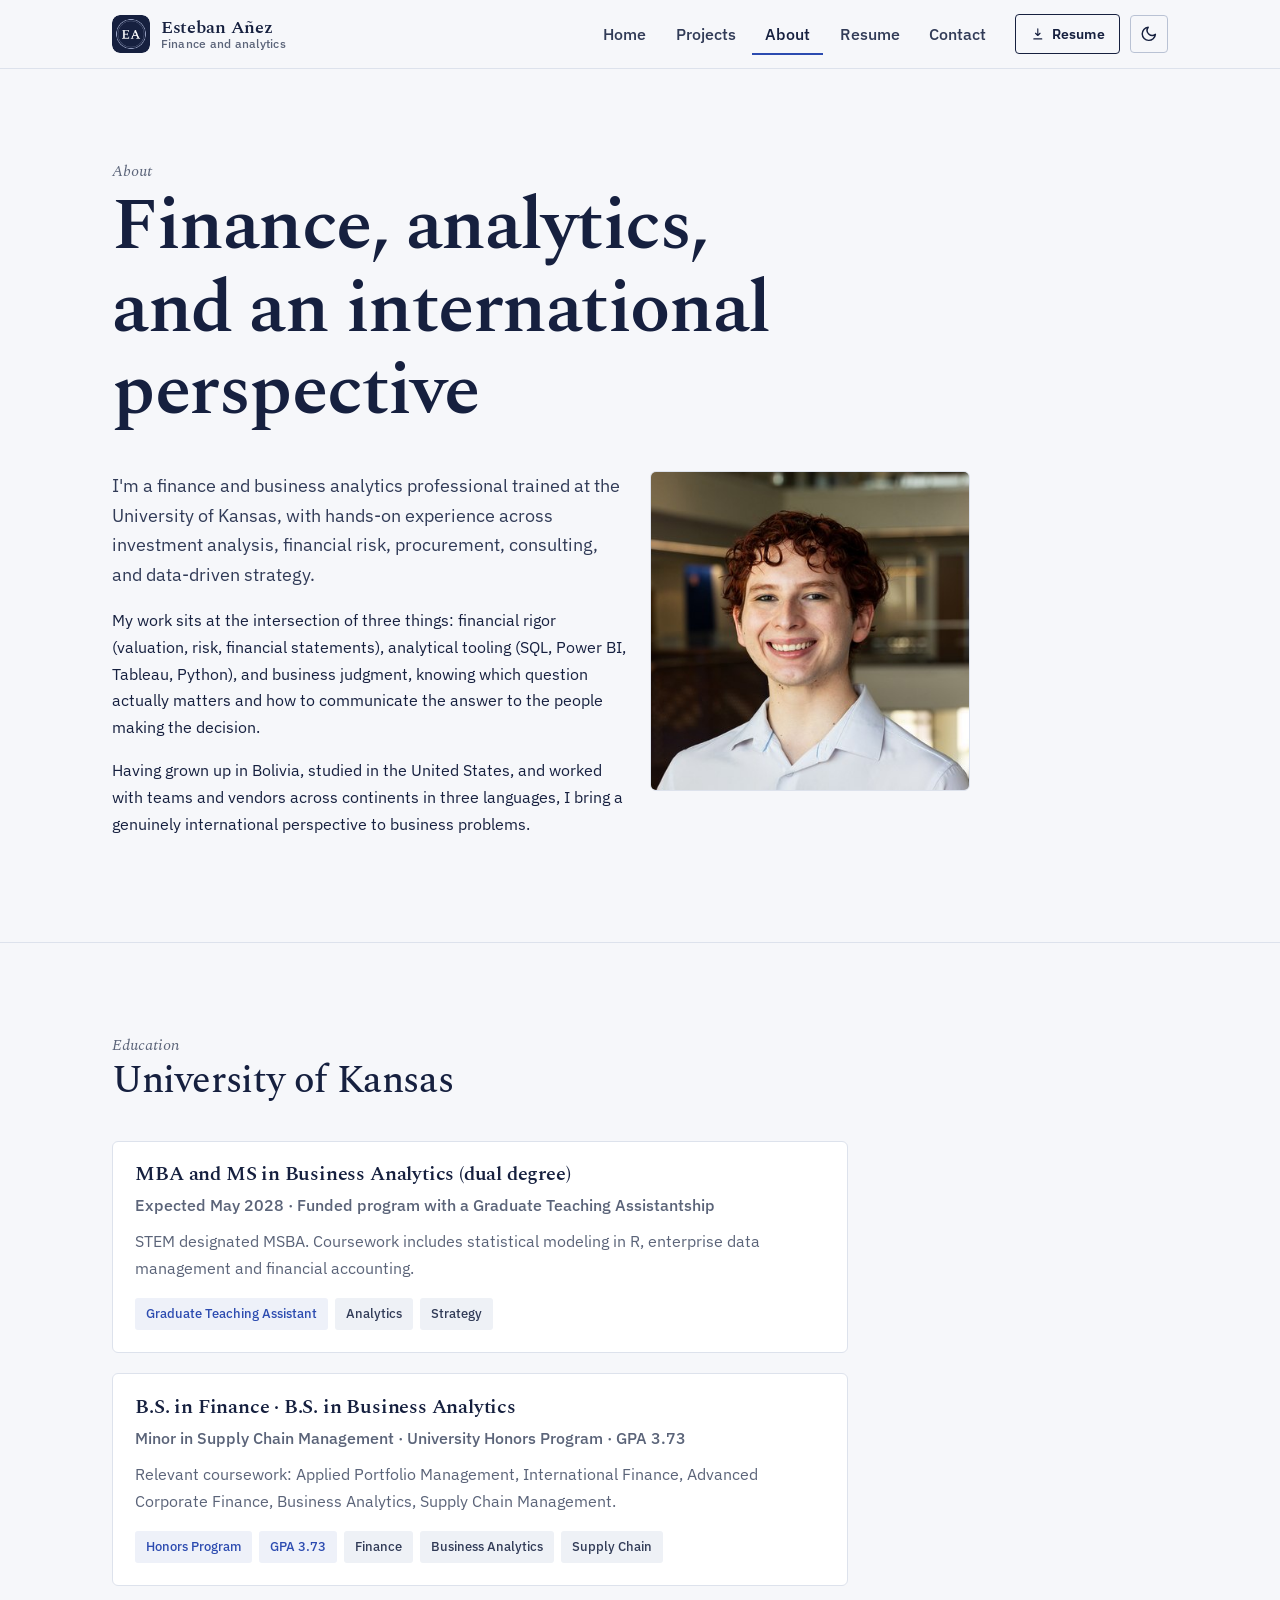
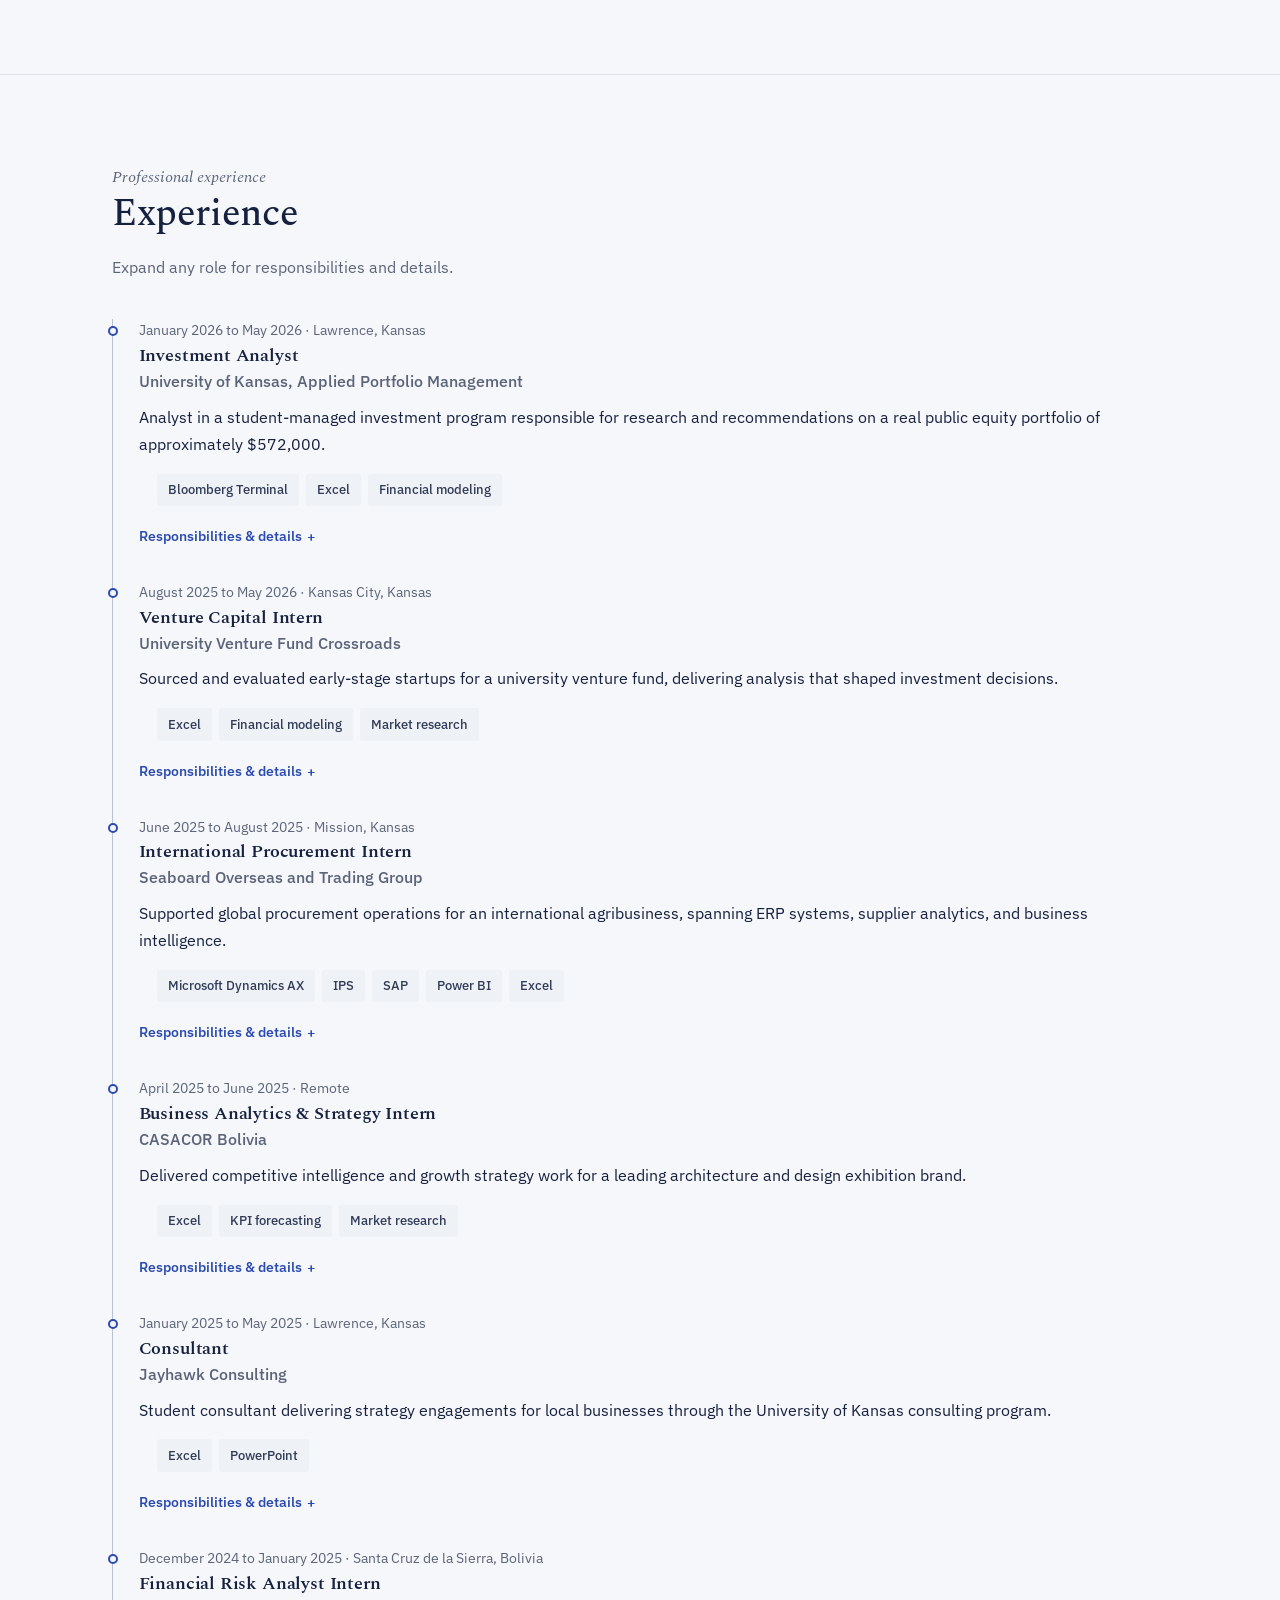
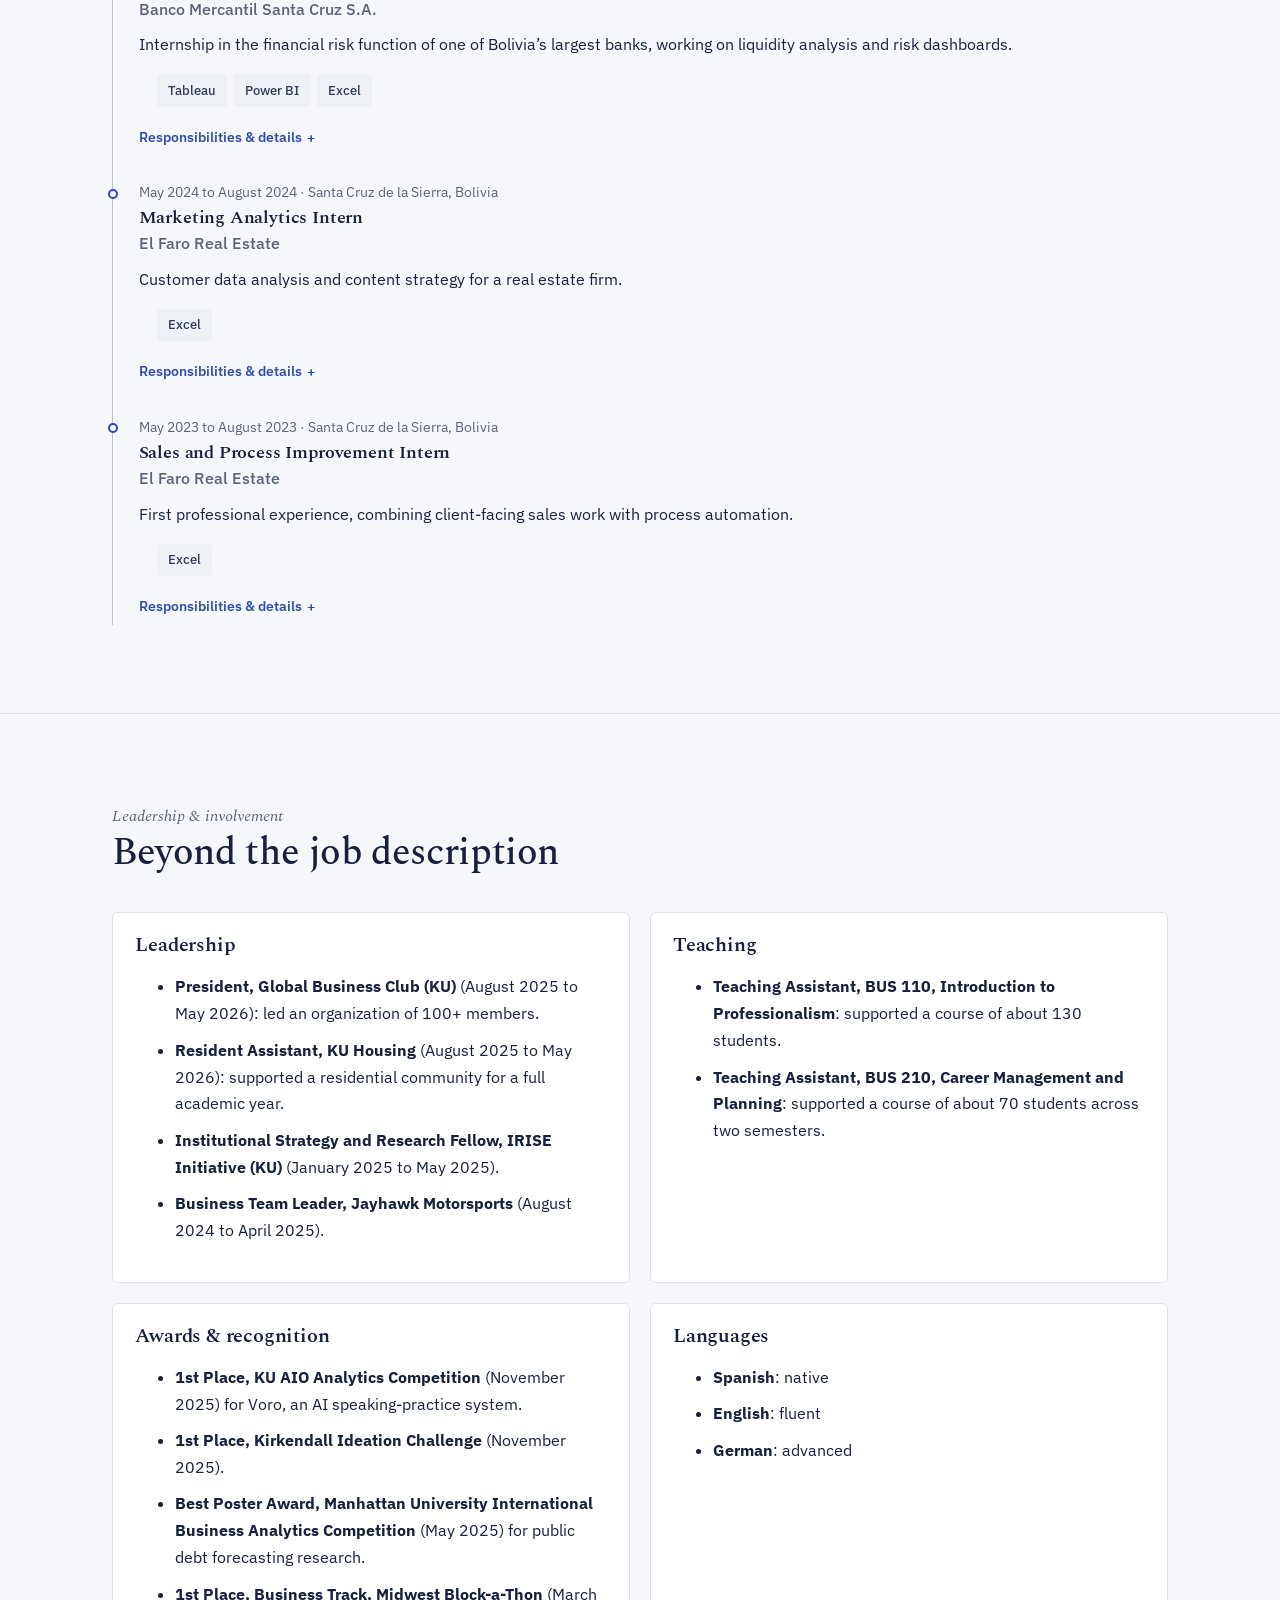
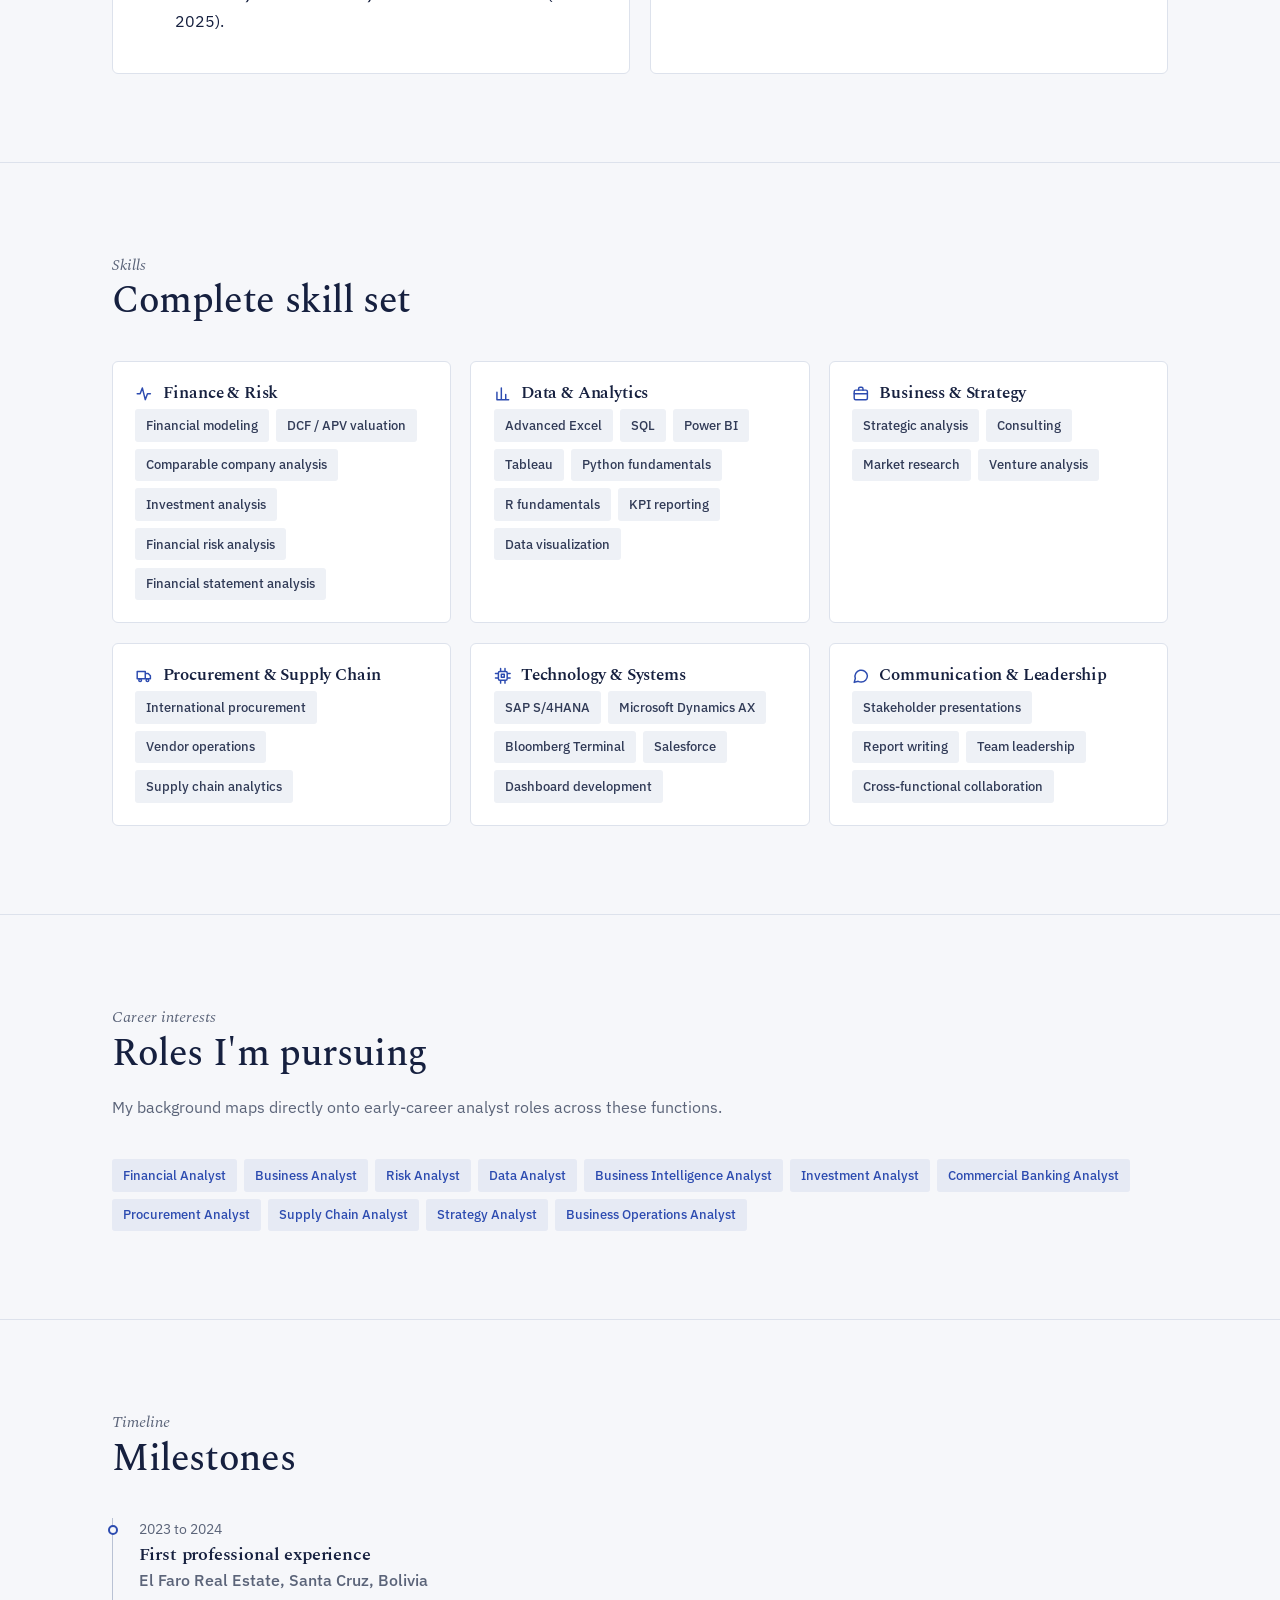
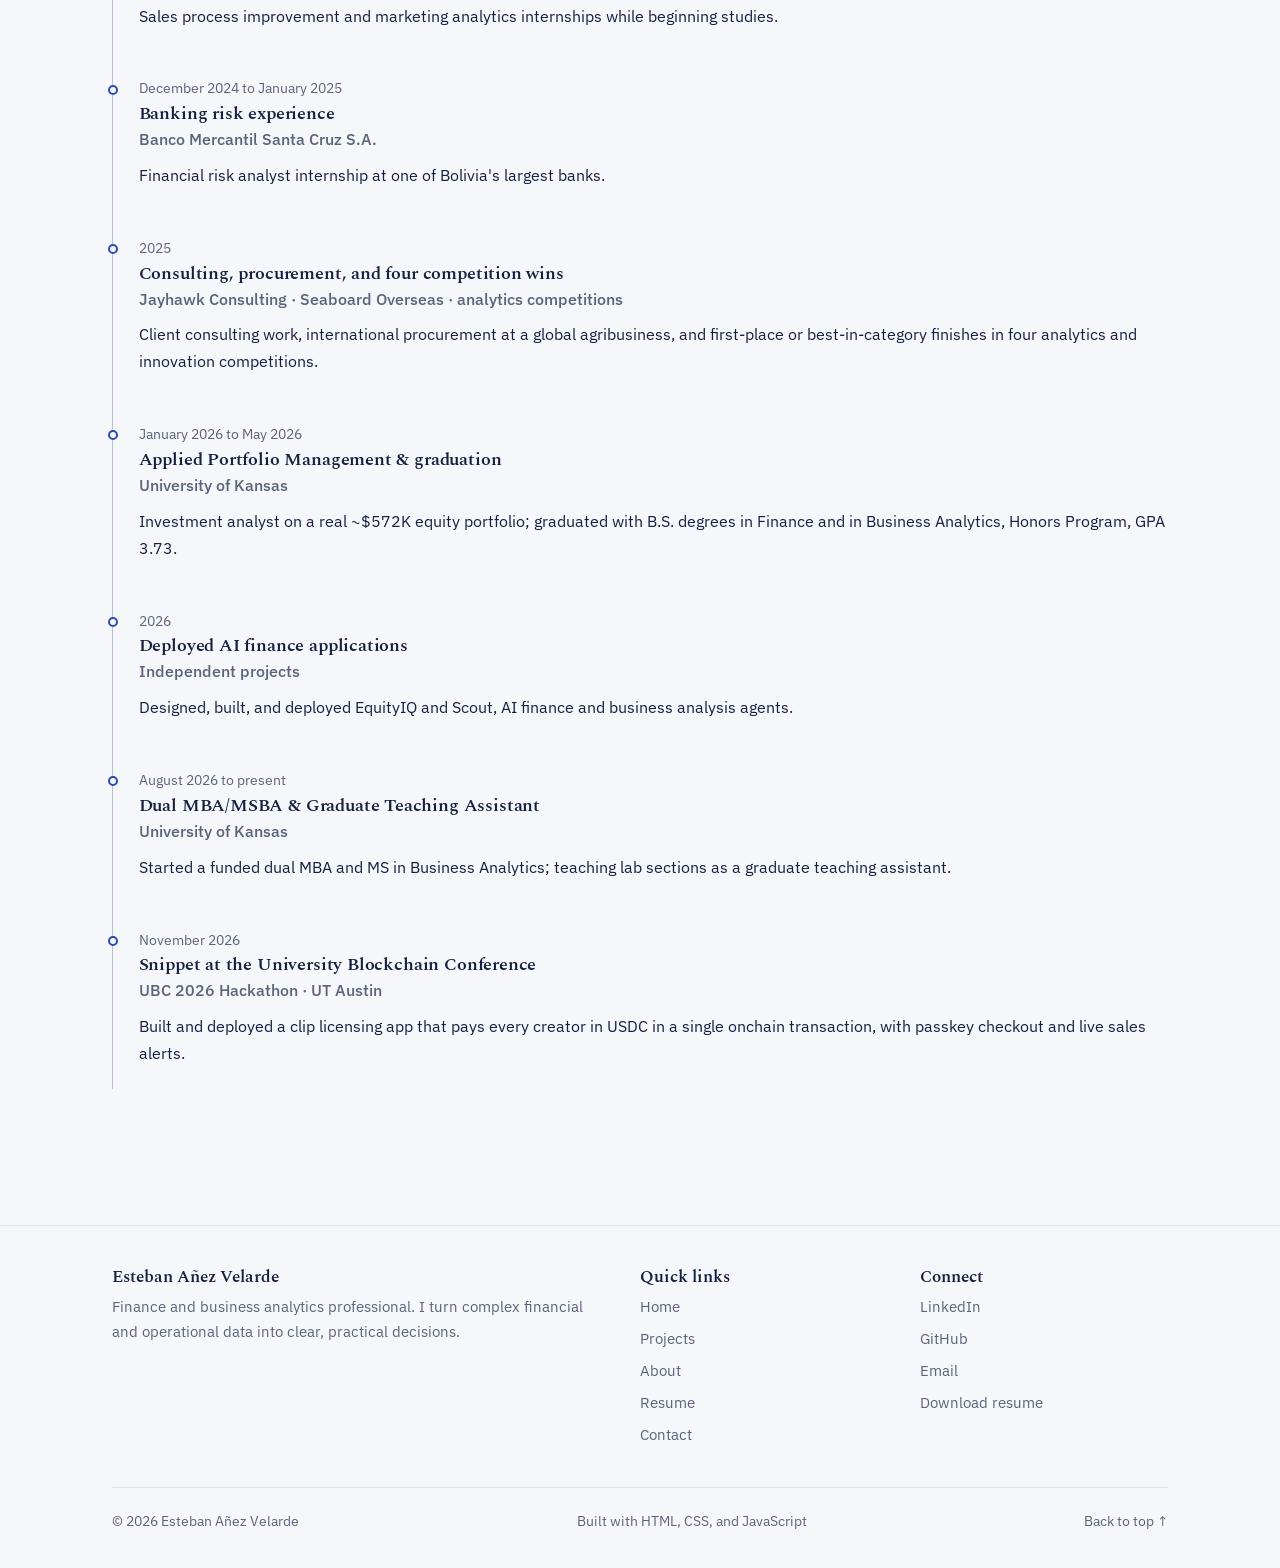
<file: about.html>
<!DOCTYPE html>
<html lang="en">
<head>
  <meta charset="UTF-8">
  <meta name="viewport" content="width=device-width, initial-scale=1.0">
  <title>About & Experience | Esteban Añez Velarde</title>
  <meta name="description" content="Background, education, professional experience, leadership, awards, and skills of Esteban Añez Velarde, finance and business analytics professional.">
  <meta name="author" content="Esteban Añez Velarde">
  <meta name="keywords" content="finance analyst, business analytics, risk analysis, data visualization, investment analysis, procurement, supply chain, University of Kansas, portfolio">
  <meta name="theme-color" content="#f6f7fa">
  <link rel="canonical" href="https://estebananez.github.io/Esteban-Anez---Portfolio-Website/about.html">

  <!-- Open Graph -->
  <meta property="og:type" content="profile">
  <meta property="og:title" content="About & Experience | Esteban Añez Velarde">
  <meta property="og:description" content="Background, education, professional experience, leadership, awards, and skills of Esteban Añez Velarde, finance and business analytics professional.">
  <meta property="og:url" content="https://estebananez.github.io/Esteban-Anez---Portfolio-Website/about.html">
  <meta property="og:image" content="https://estebananez.github.io/Esteban-Anez---Portfolio-Website/assets/images/og-image.png">
  <meta property="og:image:width" content="1200">
  <meta property="og:image:height" content="630">
  <meta property="og:site_name" content="Esteban Añez Velarde | Portfolio">

  <!-- Twitter Card -->
  <meta name="twitter:card" content="summary_large_image">
  <meta name="twitter:title" content="About & Experience | Esteban Añez Velarde">
  <meta name="twitter:description" content="Background, education, professional experience, leadership, awards, and skills of Esteban Añez Velarde, finance and business analytics professional.">
  <meta name="twitter:image" content="https://estebananez.github.io/Esteban-Anez---Portfolio-Website/assets/images/og-image.png">

  <!-- Icons & manifest -->
  <link rel="icon" href="favicon.ico" sizes="48x48">
  <link rel="icon" type="image/png" sizes="32x32" href="assets/images/favicon-32x32.png">
  <link rel="icon" type="image/png" sizes="16x16" href="assets/images/favicon-16x16.png">
  <link rel="apple-touch-icon" sizes="180x180" href="assets/images/apple-touch-icon.png">
  <link rel="manifest" href="site.webmanifest">

  <link rel="stylesheet" href="assets/css/styles.css">
  <link rel="stylesheet" href="assets/css/print.css" media="print">

  <!-- Apply saved theme before first paint to avoid a flash -->
  <script>
    (function () {
      try {
        if (localStorage.getItem('eav-theme') === 'dark') {
          document.documentElement.setAttribute('data-theme', 'dark');
        }
      } catch (e) {}
    })();
  </script>

  <script type="application/ld+json">
  {
    "@context": "https://schema.org",
    "@graph": [
      {
        "@type": "Person",
        "@id": "https://estebananez.github.io/Esteban-Anez---Portfolio-Website/#person",
        "name": "Esteban A\u00f1ez Velarde",
        "jobTitle": "Finance and Business Analytics Professional",
        "alumniOf": {
          "@type": "CollegeOrUniversity",
          "name": "University of Kansas"
        },
        "knowsLanguage": ["Spanish", "English", "German"],
        "knowsAbout": ["Financial analysis", "Business analytics", "Risk analysis", "Data visualization", "Investment analysis", "Procurement", "Supply chain analytics", "Business strategy"],
        "url": "https://estebananez.github.io/Esteban-Anez---Portfolio-Website/",
        "sameAs": ["https://www.linkedin.com/in/esteban-anez/", "https://github.com/EstebanAnez"]
      },
      {
        "@type": "WebSite",
        "@id": "https://estebananez.github.io/Esteban-Anez---Portfolio-Website/#website",
        "url": "https://estebananez.github.io/Esteban-Anez---Portfolio-Website/",
        "name": "Esteban A\u00f1ez Velarde | Portfolio",
        "publisher": { "@id": "https://estebananez.github.io/Esteban-Anez---Portfolio-Website/#person" }
      },
      {
        "@type": "ProfilePage",
        "@id": "https://estebananez.github.io/Esteban-Anez---Portfolio-Website/about.html#page",
        "url": "https://estebananez.github.io/Esteban-Anez---Portfolio-Website/about.html",
        "name": 'About & Experience | Esteban Añez Velarde',
        "isPartOf": { "@id": "https://estebananez.github.io/Esteban-Anez---Portfolio-Website/#website" },
        "mainEntity": { "@id": "https://estebananez.github.io/Esteban-Anez---Portfolio-Website/#person" }
      }
    ]
  }
  </script>
  <script src="assets/js/experience.js" defer></script>
  <script src="assets/js/main.js" defer></script>
</head>
<body>
<a class="skip-link" href="#main">Skip to main content</a>
<header class="site-header">
  <nav class="nav container" aria-label="Primary">
    <a class="brand" href="index.html">
      <img src="assets/images/logo.png" alt="" width="47" height="47">
      <span class="brand-name">Esteban Añez<span class="brand-sub">Finance and analytics</span></span>
    </a>
    <ul class="nav-links" id="nav-links">
      <li><a href="index.html">Home</a></li>
      <li><a href="projects.html">Projects</a></li>
      <li><a href="about.html" aria-current="page">About</a></li>
      <li><a href="resume.html">Resume</a></li>
      <li><a href="contact.html">Contact</a></li>
    </ul>
    <div class="nav-actions">
      <a class="btn btn-outline btn-sm nav-resume-btn" href="assets/documents/Esteban-Anez-Resume.pdf" download><svg viewBox="0 0 24 24" fill="none" stroke="currentColor" stroke-width="2" stroke-linecap="round" stroke-linejoin="round" aria-hidden="true"><path d="M12 3v12m0 0 4-4m-4 4-4-4M5 21h14"/></svg> Resume</a>
      <button class="theme-toggle" type="button" aria-label="Toggle light and dark theme" aria-pressed="false">
        <svg class="icon-sun" viewBox="0 0 24 24" fill="none" stroke="currentColor" stroke-width="2" stroke-linecap="round" aria-hidden="true"><circle cx="12" cy="12" r="4"/><path d="M12 2v2m0 16v2M4.9 4.9l1.4 1.4m11.4 11.4 1.4 1.4M2 12h2m16 0h2M4.9 19.1l1.4-1.4M17.7 6.3l1.4-1.4"/></svg><svg class="icon-moon" viewBox="0 0 24 24" fill="none" stroke="currentColor" stroke-width="2" stroke-linecap="round" stroke-linejoin="round" aria-hidden="true"><path d="M21 12.8A9 9 0 1 1 11.2 3a7 7 0 0 0 9.8 9.8Z"/></svg>
      </button>
      <button class="nav-burger" type="button" aria-label="Open navigation menu" aria-expanded="false" aria-controls="nav-links">
        <svg viewBox="0 0 24 24" fill="none" stroke="currentColor" stroke-width="2" stroke-linecap="round" aria-hidden="true"><path d="M4 7h16M4 12h16M4 17h16"/></svg>
      </button>
    </div>
  </nav>
</header>
<main id="main">

<section class="section">
  <div class="container">
    <div class="section-head reveal">
      <p class="eyebrow">About</p>
      <h1>Finance, analytics, and an international perspective</h1>
    </div>
    <div class="grid grid-2">
      <div class="reveal">
        <p class="lead">I'm a finance and business analytics professional trained at the University of Kansas, with hands-on experience across investment analysis, financial risk, procurement, consulting, and data-driven strategy.</p>
        <p>My work sits at the intersection of three things: financial rigor (valuation, risk, financial statements), analytical tooling (SQL, Power BI, Tableau, Python), and business judgment, knowing which question actually matters and how to communicate the answer to the people making the decision.</p>
        <p>Having grown up in Bolivia, studied in the United States, and worked with teams and vendors across continents in three languages, I bring a genuinely international perspective to business problems.</p>
      </div>
      <div class="reveal">
        <img src="assets/images/profile-400.jpg" alt="Esteban Añez Velarde, professional headshot" width="400" height="400" style="border-radius: var(--radius); border: 1px solid var(--line); max-width: 320px;">
      </div>
    </div>
  </div>
</section>

<section class="section" id="education">
  <div class="container">
    <div class="section-head reveal">
      <p class="eyebrow">Education</p>
      <h2>University of Kansas</h2>
    </div>
    <div class="card reveal" style="max-width: 46rem; margin-bottom: 1.25rem;">
      <h3>MBA and MS in Business Analytics (dual degree)</h3>
      <p class="timeline-org">Expected May 2028 · Funded program with a Graduate Teaching Assistantship</p>
      <p class="muted">STEM designated MSBA. Coursework includes statistical modeling in R, enterprise data management and financial accounting.</p>
      <ul class="chips">
        <li class="chip chip-accent">Graduate Teaching Assistant</li>
        <li class="chip">Analytics</li>
        <li class="chip">Strategy</li>
      </ul>
    </div>
    <div class="card reveal" style="max-width: 46rem;">
      <h3>B.S. in Finance · B.S. in Business Analytics</h3>
      <p class="timeline-org">Minor in Supply Chain Management · University Honors Program · GPA 3.73</p>
      <p class="muted">Relevant coursework: Applied Portfolio Management, International Finance, Advanced Corporate Finance, Business Analytics, Supply Chain Management.</p>
      <ul class="chips">
        <li class="chip chip-accent">Honors Program</li>
        <li class="chip chip-accent">GPA 3.73</li>
        <li class="chip">Finance</li>
        <li class="chip">Business Analytics</li>
        <li class="chip">Supply Chain</li>
      </ul>
    </div>
  </div>
</section>

<section class="section" id="experience">
  <div class="container">
    <div class="section-head reveal">
      <p class="eyebrow">Professional experience</p>
      <h2>Experience</h2>
      <p>Expand any role for responsibilities and details.</p>
    </div>
    <ol class="timeline" id="experience-full">
      <noscript><p>Enable JavaScript to view the experience timeline, or download the <a href="assets/documents/Esteban-Anez-Resume.pdf">resume PDF</a>.</p></noscript>
    </ol>
  </div>
</section>

<section class="section" id="leadership">
  <div class="container">
    <div class="section-head reveal">
      <p class="eyebrow">Leadership &amp; involvement</p>
      <h2>Beyond the job description</h2>
    </div>
    <div class="grid grid-2">
      <div class="card reveal">
        <h3>Leadership</h3>
        <ul class="stack-sm">
          <li><strong>President, Global Business Club (KU)</strong> (August 2025 to May 2026): led an organization of 100+ members.</li>
          <li><strong>Resident Assistant, KU Housing</strong> (August 2025 to May 2026): supported a residential community for a full academic year.</li>
          <li><strong>Institutional Strategy and Research Fellow, IRISE Initiative (KU)</strong> (January 2025 to May 2025).</li>
          <li><strong>Business Team Leader, Jayhawk Motorsports</strong> (August 2024 to April 2025).</li>
        </ul>
      </div>
      <div class="card reveal">
        <h3>Teaching</h3>
        <ul class="stack-sm">
          <li><strong>Teaching Assistant, BUS 110, Introduction to Professionalism</strong>: supported a course of about 130 students.</li>
          <li><strong>Teaching Assistant, BUS 210, Career Management and Planning</strong>: supported a course of about 70 students across two semesters.</li>
        </ul>
      </div>
      <div class="card reveal">
        <h3>Awards &amp; recognition</h3>
        <ul class="stack-sm">
          <li><strong>1st Place, KU AIO Analytics Competition</strong> (November 2025) for Voro, an AI speaking-practice system.</li>
          <li><strong>1st Place, Kirkendall Ideation Challenge</strong> (November 2025).</li>
          <li><strong>Best Poster Award, Manhattan University International Business Analytics Competition</strong> (May 2025) for public debt forecasting research.</li>
          <li><strong>1st Place, Business Track, Midwest Block-a-Thon</strong> (March 2025).</li>
        </ul>
      </div>
      <div class="card reveal">
        <h3>Languages</h3>
        <ul class="stack-sm">
          <li><strong>Spanish</strong>: native</li>
          <li><strong>English</strong>: fluent</li>
          <li><strong>German</strong>: advanced</li>
        </ul>
      </div>
    </div>
  </div>
</section>

<section class="section" id="skills">
  <div class="container">
    <div class="section-head reveal">
      <p class="eyebrow">Skills</p>
      <h2>Complete skill set</h2>
    </div>
    <div class="grid grid-3">
      <div class="card skill-card reveal">
        <h3><svg viewBox="0 0 24 24" fill="none" stroke="currentColor" stroke-width="2" stroke-linecap="round" stroke-linejoin="round" aria-hidden="true"><path d="M3 12h4l3-8 4 16 3-8h4"/></svg> Finance &amp; Risk</h3>
        <ul class="chips"><li class="chip">Financial modeling</li><li class="chip">DCF / APV valuation</li><li class="chip">Comparable company analysis</li><li class="chip">Investment analysis</li><li class="chip">Financial risk analysis</li><li class="chip">Financial statement analysis</li></ul>
      </div>
      <div class="card skill-card reveal">
        <h3><svg viewBox="0 0 24 24" fill="none" stroke="currentColor" stroke-width="2" stroke-linecap="round" stroke-linejoin="round" aria-hidden="true"><path d="M4 20V10m6 10V4m6 16v-7m4 7H4"/></svg> Data &amp; Analytics</h3>
        <ul class="chips"><li class="chip">Advanced Excel</li><li class="chip">SQL</li><li class="chip">Power BI</li><li class="chip">Tableau</li><li class="chip">Python fundamentals</li><li class="chip">R fundamentals</li><li class="chip">KPI reporting</li><li class="chip">Data visualization</li></ul>
      </div>
      <div class="card skill-card reveal">
        <h3><svg viewBox="0 0 24 24" fill="none" stroke="currentColor" stroke-width="2" stroke-linecap="round" stroke-linejoin="round" aria-hidden="true"><rect x="3" y="7" width="18" height="13" rx="2"/><path d="M9 7V5a2 2 0 0 1 2-2h2a2 2 0 0 1 2 2v2M3 12h18"/></svg> Business &amp; Strategy</h3>
        <ul class="chips"><li class="chip">Strategic analysis</li><li class="chip">Consulting</li><li class="chip">Market research</li><li class="chip">Venture analysis</li></ul>
      </div>
      <div class="card skill-card reveal">
        <h3><svg viewBox="0 0 24 24" fill="none" stroke="currentColor" stroke-width="2" stroke-linecap="round" stroke-linejoin="round" aria-hidden="true"><path d="M3 6h11v10H3zM14 9h4l3 3v4h-7z"/><circle cx="7" cy="18" r="1.8"/><circle cx="17" cy="18" r="1.8"/></svg> Procurement &amp; Supply Chain</h3>
        <ul class="chips"><li class="chip">International procurement</li><li class="chip">Vendor operations</li><li class="chip">Supply chain analytics</li></ul>
      </div>
      <div class="card skill-card reveal">
        <h3><svg viewBox="0 0 24 24" fill="none" stroke="currentColor" stroke-width="2" stroke-linecap="round" stroke-linejoin="round" aria-hidden="true"><rect x="6" y="6" width="12" height="12" rx="2"/><rect x="10" y="10" width="4" height="4"/><path d="M9 2v3m6-3v3M9 19v3m6-3v3M2 9h3m-3 6h3m14-6h3m-3 6h3"/></svg> Technology &amp; Systems</h3>
        <ul class="chips"><li class="chip">SAP S/4HANA</li><li class="chip">Microsoft Dynamics AX</li><li class="chip">Bloomberg Terminal</li><li class="chip">Salesforce</li><li class="chip">Dashboard development</li></ul>
      </div>
      <div class="card skill-card reveal">
        <h3><svg viewBox="0 0 24 24" fill="none" stroke="currentColor" stroke-width="2" stroke-linecap="round" stroke-linejoin="round" aria-hidden="true"><path d="M21 12a8.5 8.5 0 0 1-8.5 8.5c-1.5 0-2.9-.37-4.1-1L3 21l1.5-5.4A8.5 8.5 0 1 1 21 12Z"/></svg> Communication &amp; Leadership</h3>
        <ul class="chips"><li class="chip">Stakeholder presentations</li><li class="chip">Report writing</li><li class="chip">Team leadership</li><li class="chip">Cross-functional collaboration</li></ul>
      </div>
    </div>
  </div>
</section>

<section class="section" id="interests">
  <div class="container">
    <div class="section-head reveal">
      <p class="eyebrow">Career interests</p>
      <h2>Roles I'm pursuing</h2>
      <p>My background maps directly onto early-career analyst roles across these functions.</p>
    </div>
    <ul class="chips reveal" id="role-interests">
      <li class="chip chip-accent">Financial Analyst</li>
      <li class="chip chip-accent">Business Analyst</li>
      <li class="chip chip-accent">Risk Analyst</li>
      <li class="chip chip-accent">Data Analyst</li>
      <li class="chip chip-accent">Business Intelligence Analyst</li>
      <li class="chip chip-accent">Investment Analyst</li>
      <li class="chip chip-accent">Commercial Banking Analyst</li>
      <li class="chip chip-accent">Procurement Analyst</li>
      <li class="chip chip-accent">Supply Chain Analyst</li>
      <li class="chip chip-accent">Strategy Analyst</li>
      <li class="chip chip-accent">Business Operations Analyst</li>
    </ul>
  </div>
</section>

<section class="section" id="milestones">
  <div class="container">
    <div class="section-head reveal">
      <p class="eyebrow">Timeline</p>
      <h2>Milestones</h2>
    </div>
    <ol class="timeline">
      <li class="timeline-item reveal">
        <p class="timeline-date">2023 to 2024</p>
        <h3>First professional experience</h3>
        <p class="timeline-org">El Faro Real Estate, Santa Cruz, Bolivia</p>
        <p>Sales process improvement and marketing analytics internships while beginning studies.</p>
      </li>
      <li class="timeline-item reveal">
        <p class="timeline-date">December 2024 to January 2025</p>
        <h3>Banking risk experience</h3>
        <p class="timeline-org">Banco Mercantil Santa Cruz S.A.</p>
        <p>Financial risk analyst internship at one of Bolivia's largest banks.</p>
      </li>
      <li class="timeline-item reveal">
        <p class="timeline-date">2025</p>
        <h3>Consulting, procurement, and four competition wins</h3>
        <p class="timeline-org">Jayhawk Consulting · Seaboard Overseas · analytics competitions</p>
        <p>Client consulting work, international procurement at a global agribusiness, and first-place or best-in-category finishes in four analytics and innovation competitions.</p>
      </li>
      <li class="timeline-item reveal">
        <p class="timeline-date">January 2026 to May 2026</p>
        <h3>Applied Portfolio Management &amp; graduation</h3>
        <p class="timeline-org">University of Kansas</p>
        <p>Investment analyst on a real ~$572K equity portfolio; graduated with B.S. degrees in Finance and in Business Analytics, Honors Program, GPA 3.73.</p>
      </li>
      <li class="timeline-item reveal">
        <p class="timeline-date">2026</p>
        <h3>Deployed AI finance applications</h3>
        <p class="timeline-org">Independent projects</p>
        <p>Designed, built, and deployed EquityIQ and Scout, AI finance and business analysis agents.</p>
      </li>
      <li class="timeline-item reveal">
        <p class="timeline-date">August 2026 to present</p>
        <h3>Dual MBA/MSBA &amp; Graduate Teaching Assistant</h3>
        <p class="timeline-org">University of Kansas</p>
        <p>Started a funded dual MBA and MS in Business Analytics; teaching lab sections as a graduate teaching assistant.</p>
      </li>
      <li class="timeline-item reveal">
        <p class="timeline-date">November 2026</p>
        <h3>Snippet at the University Blockchain Conference</h3>
        <p class="timeline-org">UBC 2026 Hackathon · UT Austin</p>
        <p>Built and deployed a clip licensing app that pays every creator in USDC in a single onchain transaction, with passkey checkout and live sales alerts.</p>
      </li>
    </ol>
  </div>
</section>
</main>
<footer class="site-footer">
  <div class="container">
    <div class="footer-grid">
      <div>
        <h3>Esteban Añez Velarde</h3>
        <p>Finance and business analytics professional. I turn complex financial and operational data into clear, practical decisions.</p>
      </div>
      <div>
        <h3>Quick links</h3>
        <ul>
          <li><a href="index.html">Home</a></li>
          <li><a href="projects.html">Projects</a></li>
          <li><a href="about.html">About</a></li>
          <li><a href="resume.html">Resume</a></li>
          <li><a href="contact.html">Contact</a></li>
        </ul>
      </div>
      <div>
        <h3>Connect</h3>
        <ul>
          <li><a href="https://www.linkedin.com/in/esteban-anez/" target="_blank" rel="noopener">LinkedIn</a></li>
          <li><a href="https://github.com/EstebanAnez" target="_blank" rel="noopener">GitHub</a></li>
          <li><a href="mailto:estebana.velarde@gmail.com">Email</a></li>
          <li><a href="assets/documents/Esteban-Anez-Resume.pdf" download>Download resume</a></li>
        </ul>
      </div>
    </div>
    <div class="footer-bottom">
      <span>© <span id="copyright-year">2026</span> Esteban Añez Velarde</span>
      <span>Built with HTML, CSS, and JavaScript</span>
      <a href="#main">Back to top ↑</a>
    </div>
  </div>
</footer>
</body>
</html>
</file>
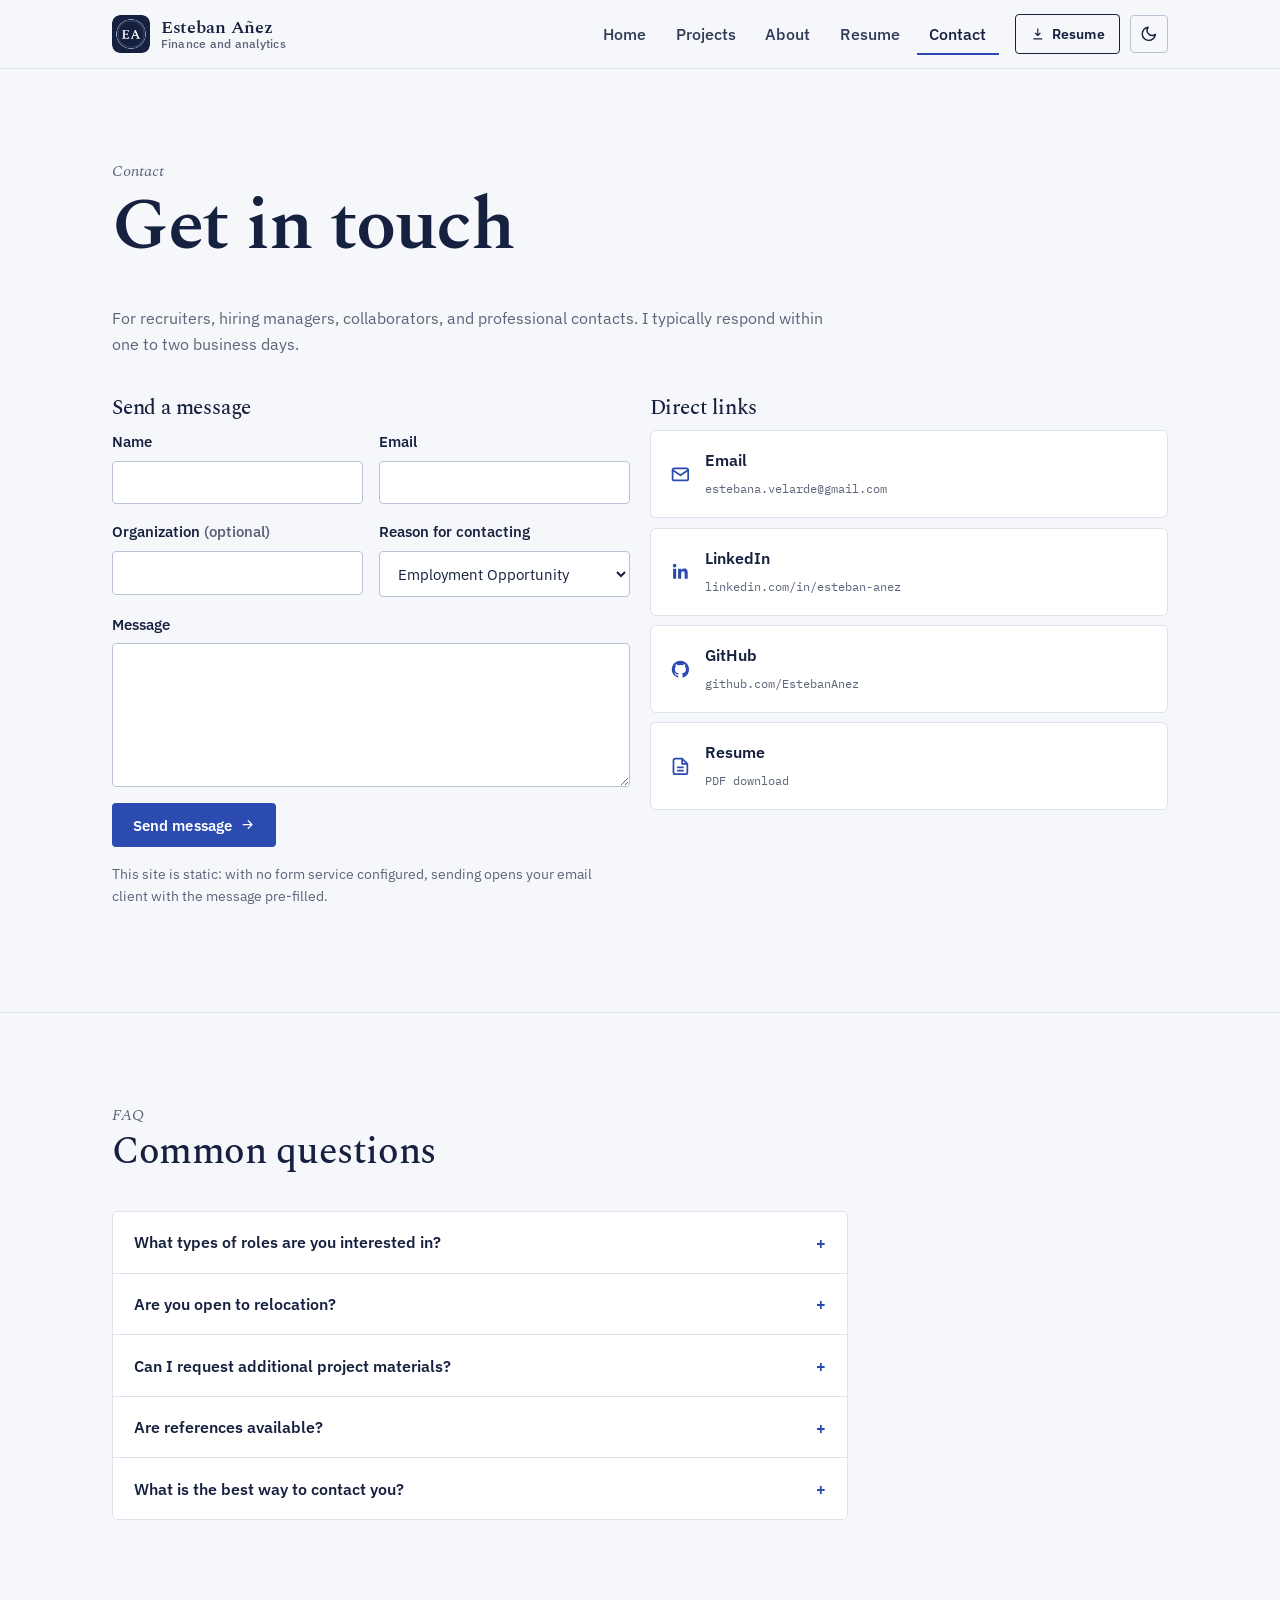
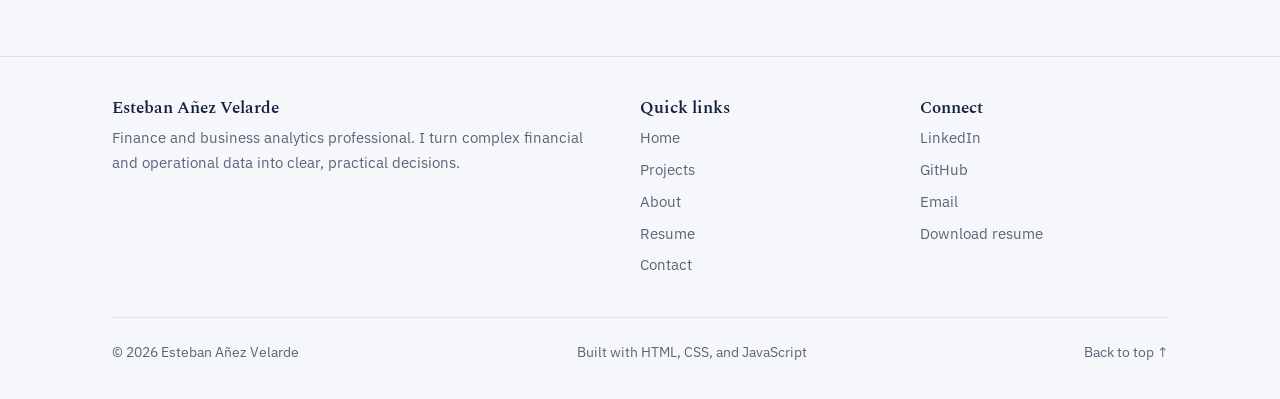
<file: contact.html>
<!DOCTYPE html>
<html lang="en">
<head>
  <meta charset="UTF-8">
  <meta name="viewport" content="width=device-width, initial-scale=1.0">
  <title>Contact | Esteban Añez Velarde</title>
  <meta name="description" content="Contact Esteban Añez Velarde about analyst roles, interviews, networking, or collaboration in finance, analytics, risk, and strategy.">
  <meta name="author" content="Esteban Añez Velarde">
  <meta name="keywords" content="finance analyst, business analytics, risk analysis, data visualization, investment analysis, procurement, supply chain, University of Kansas, portfolio">
  <meta name="theme-color" content="#f6f7fa">
  <link rel="canonical" href="https://estebananez.github.io/Esteban-Anez---Portfolio-Website/contact.html">

  <!-- Open Graph -->
  <meta property="og:type" content="profile">
  <meta property="og:title" content="Contact | Esteban Añez Velarde">
  <meta property="og:description" content="Contact Esteban Añez Velarde about analyst roles, interviews, networking, or collaboration in finance, analytics, risk, and strategy.">
  <meta property="og:url" content="https://estebananez.github.io/Esteban-Anez---Portfolio-Website/contact.html">
  <meta property="og:image" content="https://estebananez.github.io/Esteban-Anez---Portfolio-Website/assets/images/og-image.png">
  <meta property="og:image:width" content="1200">
  <meta property="og:image:height" content="630">
  <meta property="og:site_name" content="Esteban Añez Velarde | Portfolio">

  <!-- Twitter Card -->
  <meta name="twitter:card" content="summary_large_image">
  <meta name="twitter:title" content="Contact | Esteban Añez Velarde">
  <meta name="twitter:description" content="Contact Esteban Añez Velarde about analyst roles, interviews, networking, or collaboration in finance, analytics, risk, and strategy.">
  <meta name="twitter:image" content="https://estebananez.github.io/Esteban-Anez---Portfolio-Website/assets/images/og-image.png">

  <!-- Icons & manifest -->
  <link rel="icon" href="favicon.ico" sizes="48x48">
  <link rel="icon" type="image/png" sizes="32x32" href="assets/images/favicon-32x32.png">
  <link rel="icon" type="image/png" sizes="16x16" href="assets/images/favicon-16x16.png">
  <link rel="apple-touch-icon" sizes="180x180" href="assets/images/apple-touch-icon.png">
  <link rel="manifest" href="site.webmanifest">

  <link rel="stylesheet" href="assets/css/styles.css">
  <link rel="stylesheet" href="assets/css/print.css" media="print">

  <!-- Apply saved theme before first paint to avoid a flash -->
  <script>
    (function () {
      try {
        if (localStorage.getItem('eav-theme') === 'dark') {
          document.documentElement.setAttribute('data-theme', 'dark');
        }
      } catch (e) {}
    })();
  </script>

  <script type="application/ld+json">
  {
    "@context": "https://schema.org",
    "@graph": [
      {
        "@type": "Person",
        "@id": "https://estebananez.github.io/Esteban-Anez---Portfolio-Website/#person",
        "name": "Esteban A\u00f1ez Velarde",
        "jobTitle": "Finance and Business Analytics Professional",
        "alumniOf": {
          "@type": "CollegeOrUniversity",
          "name": "University of Kansas"
        },
        "knowsLanguage": ["Spanish", "English", "German"],
        "knowsAbout": ["Financial analysis", "Business analytics", "Risk analysis", "Data visualization", "Investment analysis", "Procurement", "Supply chain analytics", "Business strategy"],
        "url": "https://estebananez.github.io/Esteban-Anez---Portfolio-Website/",
        "sameAs": ["https://www.linkedin.com/in/esteban-anez/", "https://github.com/EstebanAnez"]
      },
      {
        "@type": "WebSite",
        "@id": "https://estebananez.github.io/Esteban-Anez---Portfolio-Website/#website",
        "url": "https://estebananez.github.io/Esteban-Anez---Portfolio-Website/",
        "name": "Esteban A\u00f1ez Velarde | Portfolio",
        "publisher": { "@id": "https://estebananez.github.io/Esteban-Anez---Portfolio-Website/#person" }
      },
      {
        "@type": "ProfilePage",
        "@id": "https://estebananez.github.io/Esteban-Anez---Portfolio-Website/contact.html#page",
        "url": "https://estebananez.github.io/Esteban-Anez---Portfolio-Website/contact.html",
        "name": 'Contact | Esteban Añez Velarde',
        "isPartOf": { "@id": "https://estebananez.github.io/Esteban-Anez---Portfolio-Website/#website" },
        "mainEntity": { "@id": "https://estebananez.github.io/Esteban-Anez---Portfolio-Website/#person" }
      }
    ]
  }
  </script>

  <script src="assets/js/main.js" defer></script>
</head>
<body>
<a class="skip-link" href="#main">Skip to main content</a>
<header class="site-header">
  <nav class="nav container" aria-label="Primary">
    <a class="brand" href="index.html">
      <img src="assets/images/logo.png" alt="" width="47" height="47">
      <span class="brand-name">Esteban Añez<span class="brand-sub">Finance and analytics</span></span>
    </a>
    <ul class="nav-links" id="nav-links">
      <li><a href="index.html">Home</a></li>
      <li><a href="projects.html">Projects</a></li>
      <li><a href="about.html">About</a></li>
      <li><a href="resume.html">Resume</a></li>
      <li><a href="contact.html" aria-current="page">Contact</a></li>
    </ul>
    <div class="nav-actions">
      <a class="btn btn-outline btn-sm nav-resume-btn" href="assets/documents/Esteban-Anez-Resume.pdf" download><svg viewBox="0 0 24 24" fill="none" stroke="currentColor" stroke-width="2" stroke-linecap="round" stroke-linejoin="round" aria-hidden="true"><path d="M12 3v12m0 0 4-4m-4 4-4-4M5 21h14"/></svg> Resume</a>
      <button class="theme-toggle" type="button" aria-label="Toggle light and dark theme" aria-pressed="false">
        <svg class="icon-sun" viewBox="0 0 24 24" fill="none" stroke="currentColor" stroke-width="2" stroke-linecap="round" aria-hidden="true"><circle cx="12" cy="12" r="4"/><path d="M12 2v2m0 16v2M4.9 4.9l1.4 1.4m11.4 11.4 1.4 1.4M2 12h2m16 0h2M4.9 19.1l1.4-1.4M17.7 6.3l1.4-1.4"/></svg><svg class="icon-moon" viewBox="0 0 24 24" fill="none" stroke="currentColor" stroke-width="2" stroke-linecap="round" stroke-linejoin="round" aria-hidden="true"><path d="M21 12.8A9 9 0 1 1 11.2 3a7 7 0 0 0 9.8 9.8Z"/></svg>
      </button>
      <button class="nav-burger" type="button" aria-label="Open navigation menu" aria-expanded="false" aria-controls="nav-links">
        <svg viewBox="0 0 24 24" fill="none" stroke="currentColor" stroke-width="2" stroke-linecap="round" aria-hidden="true"><path d="M4 7h16M4 12h16M4 17h16"/></svg>
      </button>
    </div>
  </nav>
</header>
<main id="main">

<section class="section">
  <div class="container">
    <div class="section-head reveal">
      <p class="eyebrow">Contact</p>
      <h1>Get in touch</h1>
      <p>For recruiters, hiring managers, collaborators, and professional contacts. I typically respond within one to two business days.</p>
    </div>

    <div class="grid grid-2" style="align-items:start">
      <div class="reveal">
        <h2 style="font-size:1.3rem">Send a message</h2>
        <!-- ============================================================
             FORM CONFIGURATION
             Option A (recommended): Formspree.
               1. Create a free form at https://formspree.io
               2. Open assets/js/main.js and paste your endpoint into
                  FORMSPREE_ENDPOINT (e.g. https://formspree.io/f/abcdwxyz)
             Option B (default): mailto fallback.
               Set CONTACT_EMAIL in assets/js/main.js. Submitting the form
               then opens the visitor's email client with the message
               pre-filled. No secrets or API keys belong in this project.
             ============================================================ -->
        <form id="contact-form" class="form-grid" novalidate>
          <div class="field">
            <label for="cf-name">Name</label>
            <input id="cf-name" name="name" type="text" autocomplete="name" required>
          </div>
          <div class="field">
            <label for="cf-email">Email</label>
            <input id="cf-email" name="email" type="email" autocomplete="email" required>
          </div>
          <div class="field">
            <label for="cf-org">Organization <span class="muted">(optional)</span></label>
            <input id="cf-org" name="organization" type="text" autocomplete="organization">
          </div>
          <div class="field">
            <label for="cf-reason">Reason for contacting</label>
            <select id="cf-reason" name="reason">
              <option>Employment Opportunity</option>
              <option>Interview Request</option>
              <option>Networking</option>
              <option>Project Collaboration</option>
              <option>Speaking or Student Organization Opportunity</option>
              <option>Other</option>
            </select>
          </div>
          <div class="field field-full">
            <label for="cf-message">Message</label>
            <textarea id="cf-message" name="message" required></textarea>
          </div>
          <div class="field-full">
            <button class="btn btn-primary" type="submit">Send message <svg viewBox="0 0 24 24" fill="none" stroke="currentColor" stroke-width="2" stroke-linecap="round" stroke-linejoin="round" aria-hidden="true"><path d="M5 12h14m0 0-6-6m6 6-6 6"/></svg></button>
            <p class="form-note mt-1">This site is static: with no form service configured, sending opens your email client with the message pre-filled.</p>
            <p class="form-status" id="form-status" role="status" aria-live="polite"></p>
          </div>
        </form>
      </div>

      <div class="reveal">
        <h2 style="font-size:1.3rem">Direct links</h2>
        <div class="stack-sm">
          <a class="link-card" href="mailto:estebana.velarde@gmail.com">
            <svg viewBox="0 0 24 24" fill="none" stroke="currentColor" stroke-width="2" stroke-linecap="round" stroke-linejoin="round" aria-hidden="true"><rect x="3" y="5" width="18" height="14" rx="2"/><path d="m3 7 9 6 9-6"/></svg>
            <span><span class="link-label">Email</span><span class="link-value">estebana.velarde@gmail.com</span></span>
          </a>
          <a class="link-card" href="https://www.linkedin.com/in/esteban-anez/" target="_blank" rel="noopener">
            <svg viewBox="0 0 24 24" fill="currentColor" aria-hidden="true"><path d="M20.45 20.45h-3.55v-5.57c0-1.33-.03-3.04-1.85-3.04-1.86 0-2.14 1.45-2.14 2.94v5.67H9.35V9h3.41v1.56h.05c.47-.9 1.63-1.85 3.36-1.85 3.6 0 4.27 2.37 4.27 5.46v6.28zM5.34 7.43a2.06 2.06 0 1 1 0-4.12 2.06 2.06 0 0 1 0 4.12zM7.12 20.45H3.55V9h3.57v11.45z"/></svg>
            <span><span class="link-label">LinkedIn</span><span class="link-value">linkedin.com/in/esteban-anez</span></span>
          </a>
          <a class="link-card" href="https://github.com/EstebanAnez" target="_blank" rel="noopener">
            <svg viewBox="0 0 24 24" fill="currentColor" aria-hidden="true"><path d="M12 2a10 10 0 0 0-3.16 19.49c.5.09.68-.22.68-.48v-1.7c-2.78.6-3.37-1.34-3.37-1.34-.45-1.15-1.11-1.46-1.11-1.46-.9-.62.07-.6.07-.6 1 .07 1.53 1.03 1.53 1.03.9 1.52 2.34 1.08 2.91.83.09-.65.35-1.09.63-1.34-2.22-.25-4.56-1.11-4.56-4.94 0-1.09.39-1.98 1.03-2.68-.1-.25-.45-1.27.1-2.64 0 0 .84-.27 2.75 1.02a9.56 9.56 0 0 1 5 0c1.91-1.3 2.75-1.02 2.75-1.02.55 1.37.2 2.39.1 2.64.64.7 1.03 1.59 1.03 2.68 0 3.84-2.34 4.68-4.57 4.93.36.31.68.92.68 1.85v2.74c0 .27.18.58.69.48A10 10 0 0 0 12 2z"/></svg>
            <span><span class="link-label">GitHub</span><span class="link-value">github.com/EstebanAnez</span></span>
          </a>
          <a class="link-card" href="assets/documents/Esteban-Anez-Resume.pdf" download>
            <svg viewBox="0 0 24 24" fill="none" stroke="currentColor" stroke-width="2" stroke-linecap="round" stroke-linejoin="round" aria-hidden="true"><path d="M14 3H6a2 2 0 0 0-2 2v14a2 2 0 0 0 2 2h12a2 2 0 0 0 2-2V9z"/><path d="M14 3v6h6M9 13h6M9 17h6"/></svg>
            <span><span class="link-label">Resume</span><span class="link-value">PDF download</span></span>
          </a>
          <!-- Optional: uncomment and edit to add a phone number or scheduling link
          <a class="link-card" href="tel:+10000000000">
            <svg viewBox="0 0 24 24" fill="none" stroke="currentColor" stroke-width="2" stroke-linecap="round" stroke-linejoin="round" aria-hidden="true"><path d="M20 10c0 6-8 12-8 12S4 16 4 10a8 8 0 0 1 16 0Z"/><circle cx="12" cy="10" r="3"/></svg>
            <span><span class="link-label">Phone</span><span class="link-value">+1 (000) 000-0000</span></span>
          </a>
          <a class="link-card" href="https://calendly.com/your-handle" target="_blank" rel="noopener">
            <svg viewBox="0 0 24 24" fill="none" stroke="currentColor" stroke-width="2" stroke-linecap="round" stroke-linejoin="round" aria-hidden="true"><rect x="3" y="5" width="18" height="16" rx="2"/><path d="M8 3v4m8-4v4M3 11h18"/></svg>
            <span><span class="link-label">Schedule a call</span><span class="link-value">calendly.com/your-handle</span></span>
          </a>
          -->
        </div>
      </div>
    </div>
  </div>
</section>

<section class="section">
  <div class="container">
    <div class="section-head reveal">
      <p class="eyebrow">FAQ</p>
      <h2>Common questions</h2>
    </div>
    <div class="faq reveal" style="max-width: 46rem;">
      <div class="faq-item">
        <h3 style="margin:0"><button class="faq-q" type="button" aria-expanded="false" aria-controls="faq-a1">What types of roles are you interested in?<span class="faq-icon" aria-hidden="true">+</span></button></h3>
        <div class="faq-a" id="faq-a1" hidden>
          <p>Early-career analyst roles across finance, business analytics, risk, banking, investment analysis, procurement, supply chain, strategy, consulting, and business operations. The full list is on the <a href="about.html#interests">About page</a>.</p>
        </div>
      </div>
      <div class="faq-item">
        <h3 style="margin:0"><button class="faq-q" type="button" aria-expanded="false" aria-controls="faq-a2">Are you open to relocation?<span class="faq-icon" aria-hidden="true">+</span></button></h3>
        <div class="faq-a" id="faq-a2" hidden>
          <p>Yes. I'm based in Kansas and open to relocating for the right opportunity, including the Kansas City metro and the Washington, DC area.</p>
        </div>
      </div>
      <div class="faq-item">
        <h3 style="margin:0"><button class="faq-q" type="button" aria-expanded="false" aria-controls="faq-a3">Can I request additional project materials?<span class="faq-icon" aria-hidden="true">+</span></button></h3>
        <div class="faq-a" id="faq-a3" hidden>
          <p>Absolutely. Several projects have models, reports, or presentations behind them that don't fit on a website, mention the project in your message and I'll share what I can.</p>
        </div>
      </div>
      <div class="faq-item">
        <h3 style="margin:0"><button class="faq-q" type="button" aria-expanded="false" aria-controls="faq-a4">Are references available?<span class="faq-icon" aria-hidden="true">+</span></button></h3>
        <div class="faq-a" id="faq-a4" hidden>
          <p>Yes, academic and professional references are available on request.</p>
        </div>
      </div>
      <div class="faq-item">
        <h3 style="margin:0"><button class="faq-q" type="button" aria-expanded="false" aria-controls="faq-a5">What is the best way to contact you?<span class="faq-icon" aria-hidden="true">+</span></button></h3>
        <div class="faq-a" id="faq-a5" hidden>
          <p>Email or LinkedIn. Either the form above or the direct links will reach me.</p>
        </div>
      </div>
    </div>
  </div>
</section>
</main>
<footer class="site-footer">
  <div class="container">
    <div class="footer-grid">
      <div>
        <h3>Esteban Añez Velarde</h3>
        <p>Finance and business analytics professional. I turn complex financial and operational data into clear, practical decisions.</p>
      </div>
      <div>
        <h3>Quick links</h3>
        <ul>
          <li><a href="index.html">Home</a></li>
          <li><a href="projects.html">Projects</a></li>
          <li><a href="about.html">About</a></li>
          <li><a href="resume.html">Resume</a></li>
          <li><a href="contact.html">Contact</a></li>
        </ul>
      </div>
      <div>
        <h3>Connect</h3>
        <ul>
          <li><a href="https://www.linkedin.com/in/esteban-anez/" target="_blank" rel="noopener">LinkedIn</a></li>
          <li><a href="https://github.com/EstebanAnez" target="_blank" rel="noopener">GitHub</a></li>
          <li><a href="mailto:estebana.velarde@gmail.com">Email</a></li>
          <li><a href="assets/documents/Esteban-Anez-Resume.pdf" download>Download resume</a></li>
        </ul>
      </div>
    </div>
    <div class="footer-bottom">
      <span>© <span id="copyright-year">2026</span> Esteban Añez Velarde</span>
      <span>Built with HTML, CSS, and JavaScript</span>
      <a href="#main">Back to top ↑</a>
    </div>
  </div>
</footer>
</body>
</html>
</file>
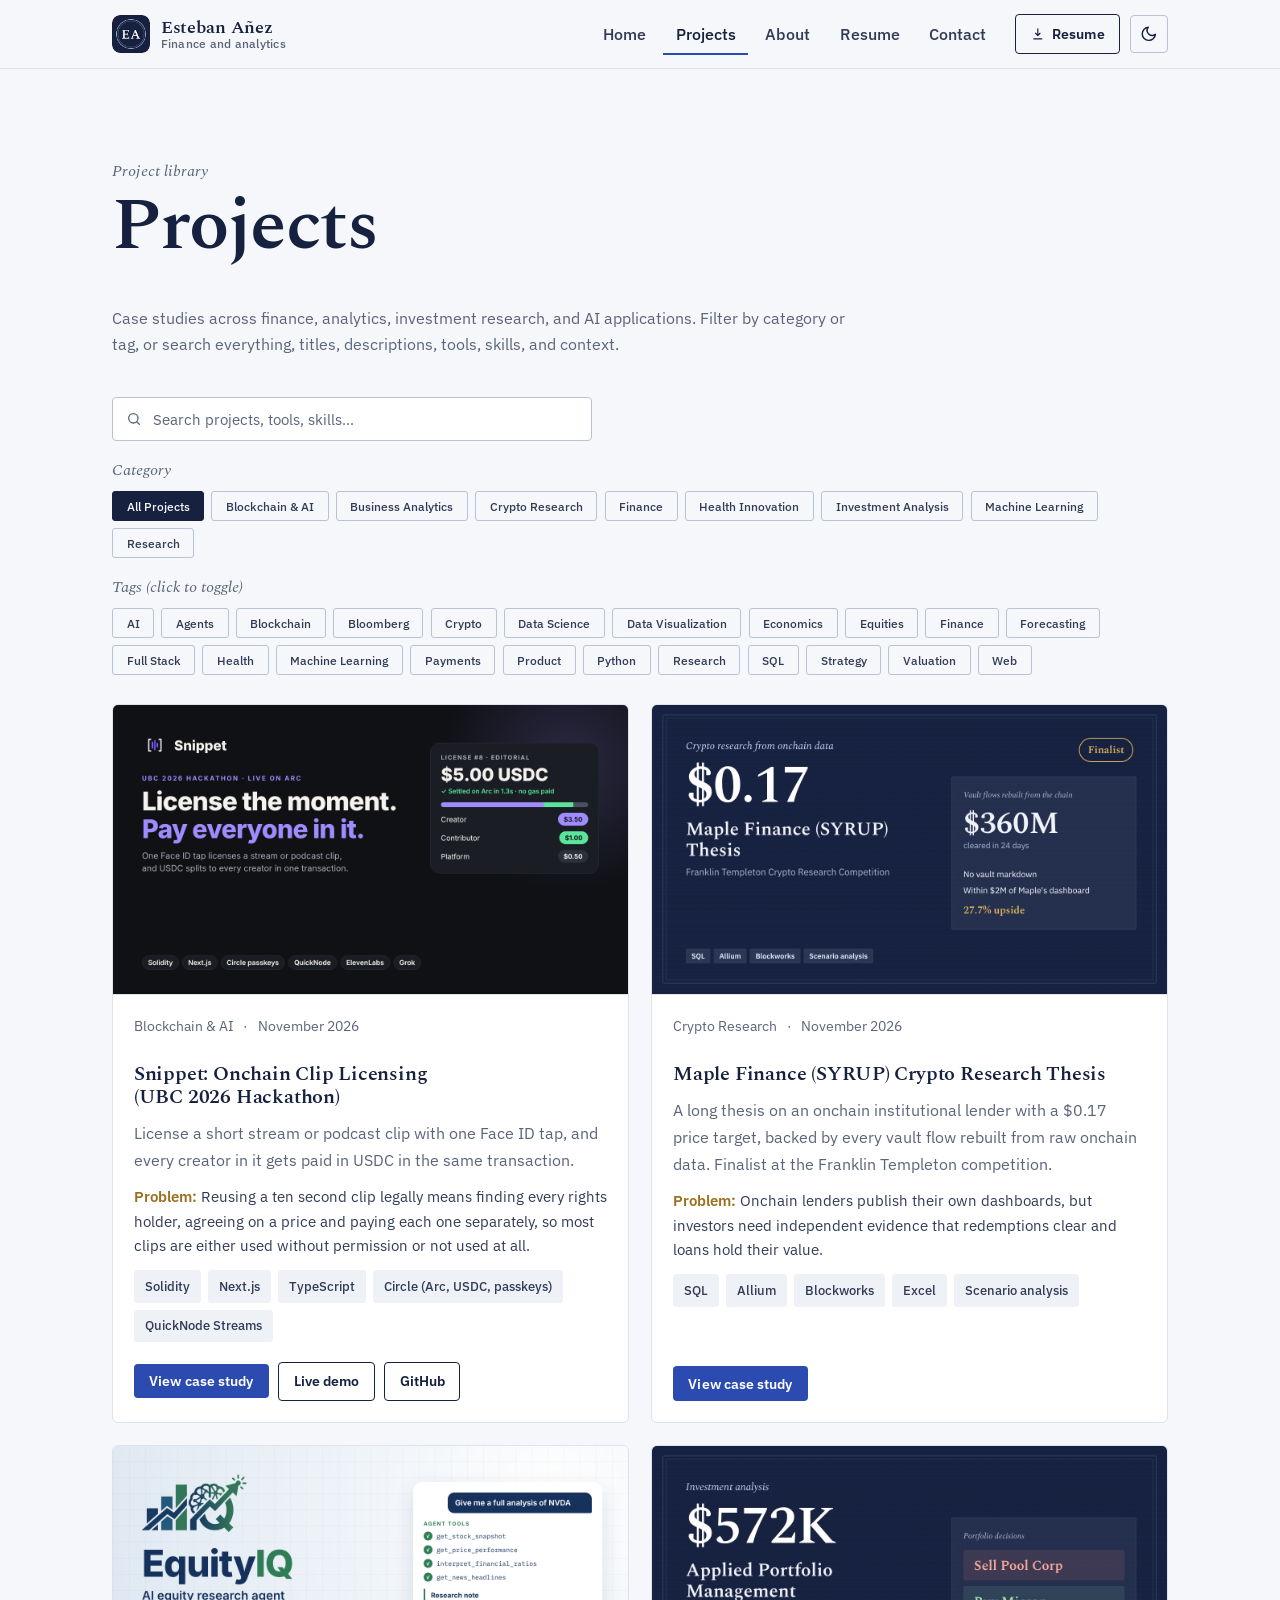
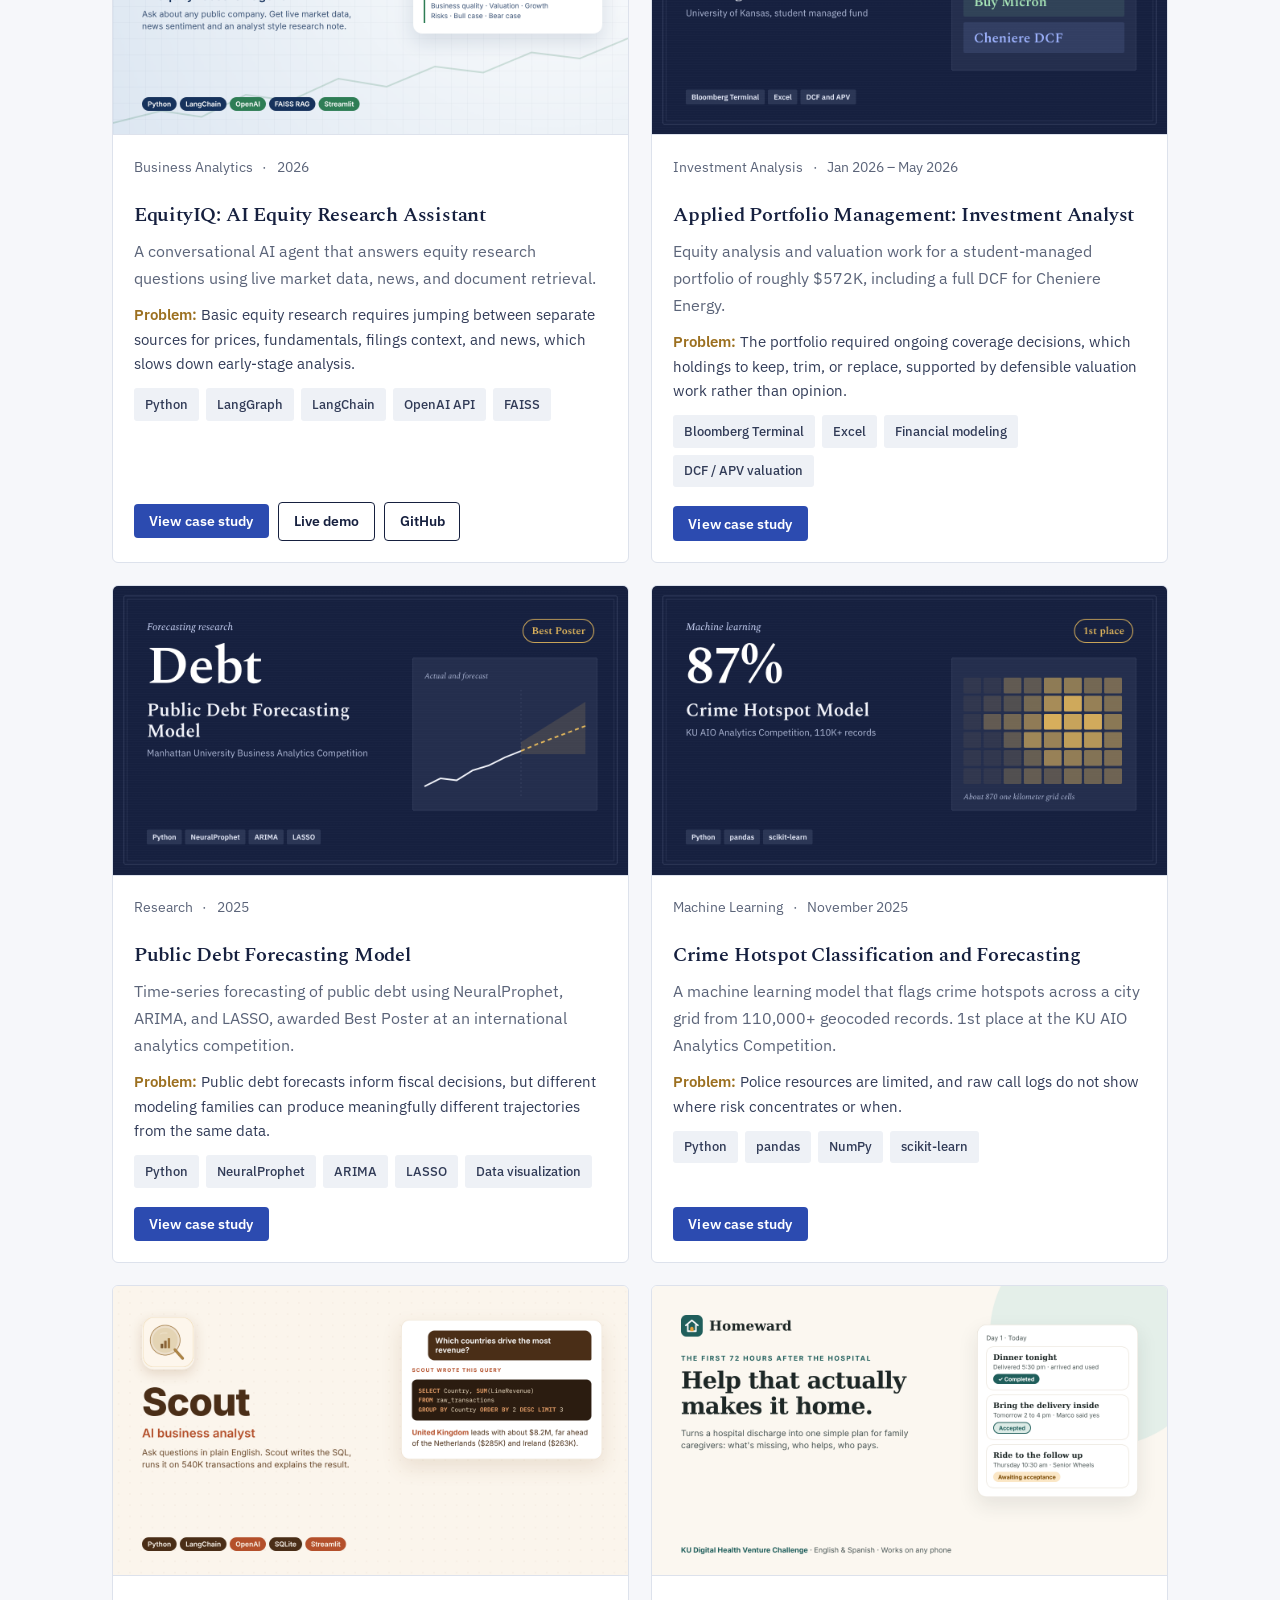
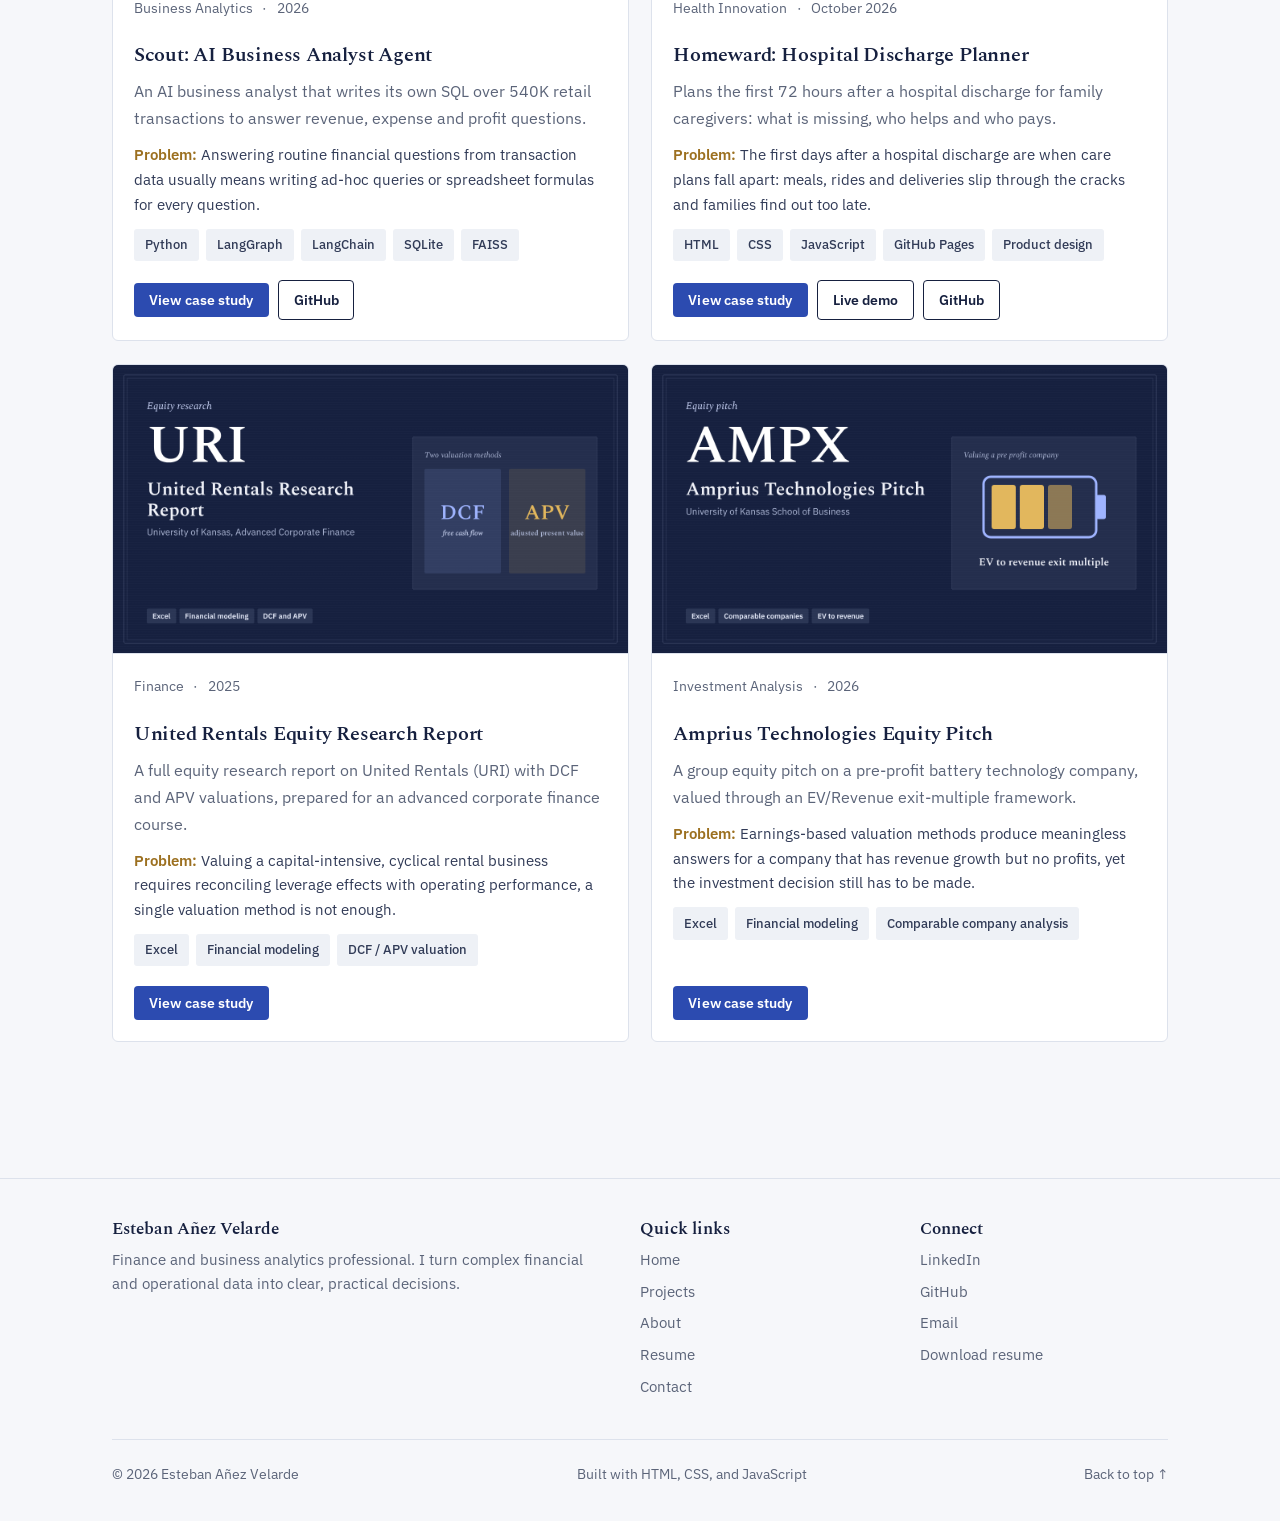
<file: projects.html>
<!DOCTYPE html>
<html lang="en">
<head>
  <meta charset="UTF-8">
  <meta name="viewport" content="width=device-width, initial-scale=1.0">
  <title>Projects | Esteban Añez Velarde</title>
  <meta name="description" content="Project library: AI finance applications, equity research and valuation, forecasting research, and analytics case studies by Esteban Añez Velarde.">
  <meta name="author" content="Esteban Añez Velarde">
  <meta name="keywords" content="finance analyst, business analytics, risk analysis, data visualization, investment analysis, procurement, supply chain, University of Kansas, portfolio">
  <meta name="theme-color" content="#f6f7fa">
  <link rel="canonical" href="https://estebananez.github.io/Esteban-Anez---Portfolio-Website/projects.html">

  <!-- Open Graph -->
  <meta property="og:type" content="profile">
  <meta property="og:title" content="Projects | Esteban Añez Velarde">
  <meta property="og:description" content="Project library: AI finance applications, equity research and valuation, forecasting research, and analytics case studies by Esteban Añez Velarde.">
  <meta property="og:url" content="https://estebananez.github.io/Esteban-Anez---Portfolio-Website/projects.html">
  <meta property="og:image" content="https://estebananez.github.io/Esteban-Anez---Portfolio-Website/assets/images/og-image.png">
  <meta property="og:image:width" content="1200">
  <meta property="og:image:height" content="630">
  <meta property="og:site_name" content="Esteban Añez Velarde | Portfolio">

  <!-- Twitter Card -->
  <meta name="twitter:card" content="summary_large_image">
  <meta name="twitter:title" content="Projects | Esteban Añez Velarde">
  <meta name="twitter:description" content="Project library: AI finance applications, equity research and valuation, forecasting research, and analytics case studies by Esteban Añez Velarde.">
  <meta name="twitter:image" content="https://estebananez.github.io/Esteban-Anez---Portfolio-Website/assets/images/og-image.png">

  <!-- Icons & manifest -->
  <link rel="icon" href="favicon.ico" sizes="48x48">
  <link rel="icon" type="image/png" sizes="32x32" href="assets/images/favicon-32x32.png">
  <link rel="icon" type="image/png" sizes="16x16" href="assets/images/favicon-16x16.png">
  <link rel="apple-touch-icon" sizes="180x180" href="assets/images/apple-touch-icon.png">
  <link rel="manifest" href="site.webmanifest">

  <link rel="stylesheet" href="assets/css/styles.css">
  <link rel="stylesheet" href="assets/css/print.css" media="print">

  <!-- Apply saved theme before first paint to avoid a flash -->
  <script>
    (function () {
      try {
        if (localStorage.getItem('eav-theme') === 'dark') {
          document.documentElement.setAttribute('data-theme', 'dark');
        }
      } catch (e) {}
    })();
  </script>

  <script type="application/ld+json">
  {
    "@context": "https://schema.org",
    "@graph": [
      {
        "@type": "Person",
        "@id": "https://estebananez.github.io/Esteban-Anez---Portfolio-Website/#person",
        "name": "Esteban A\u00f1ez Velarde",
        "jobTitle": "Finance and Business Analytics Professional",
        "alumniOf": {
          "@type": "CollegeOrUniversity",
          "name": "University of Kansas"
        },
        "knowsLanguage": ["Spanish", "English", "German"],
        "knowsAbout": ["Financial analysis", "Business analytics", "Risk analysis", "Data visualization", "Investment analysis", "Procurement", "Supply chain analytics", "Business strategy"],
        "url": "https://estebananez.github.io/Esteban-Anez---Portfolio-Website/",
        "sameAs": ["https://www.linkedin.com/in/esteban-anez/", "https://github.com/EstebanAnez"]
      },
      {
        "@type": "WebSite",
        "@id": "https://estebananez.github.io/Esteban-Anez---Portfolio-Website/#website",
        "url": "https://estebananez.github.io/Esteban-Anez---Portfolio-Website/",
        "name": "Esteban A\u00f1ez Velarde | Portfolio",
        "publisher": { "@id": "https://estebananez.github.io/Esteban-Anez---Portfolio-Website/#person" }
      },
      {
        "@type": "ProfilePage",
        "@id": "https://estebananez.github.io/Esteban-Anez---Portfolio-Website/projects.html#page",
        "url": "https://estebananez.github.io/Esteban-Anez---Portfolio-Website/projects.html",
        "name": 'Projects | Esteban Añez Velarde',
        "isPartOf": { "@id": "https://estebananez.github.io/Esteban-Anez---Portfolio-Website/#website" },
        "mainEntity": { "@id": "https://estebananez.github.io/Esteban-Anez---Portfolio-Website/#person" }
      }
    ]
  }
  </script>
  <script src="assets/js/projects.js" defer></script>
  <script src="assets/js/main.js" defer></script>
</head>
<body>
<a class="skip-link" href="#main">Skip to main content</a>
<header class="site-header">
  <nav class="nav container" aria-label="Primary">
    <a class="brand" href="index.html">
      <img src="assets/images/logo.png" alt="" width="47" height="47">
      <span class="brand-name">Esteban Añez<span class="brand-sub">Finance and analytics</span></span>
    </a>
    <ul class="nav-links" id="nav-links">
      <li><a href="index.html">Home</a></li>
      <li><a href="projects.html" aria-current="page">Projects</a></li>
      <li><a href="about.html">About</a></li>
      <li><a href="resume.html">Resume</a></li>
      <li><a href="contact.html">Contact</a></li>
    </ul>
    <div class="nav-actions">
      <a class="btn btn-outline btn-sm nav-resume-btn" href="assets/documents/Esteban-Anez-Resume.pdf" download><svg viewBox="0 0 24 24" fill="none" stroke="currentColor" stroke-width="2" stroke-linecap="round" stroke-linejoin="round" aria-hidden="true"><path d="M12 3v12m0 0 4-4m-4 4-4-4M5 21h14"/></svg> Resume</a>
      <button class="theme-toggle" type="button" aria-label="Toggle light and dark theme" aria-pressed="false">
        <svg class="icon-sun" viewBox="0 0 24 24" fill="none" stroke="currentColor" stroke-width="2" stroke-linecap="round" aria-hidden="true"><circle cx="12" cy="12" r="4"/><path d="M12 2v2m0 16v2M4.9 4.9l1.4 1.4m11.4 11.4 1.4 1.4M2 12h2m16 0h2M4.9 19.1l1.4-1.4M17.7 6.3l1.4-1.4"/></svg><svg class="icon-moon" viewBox="0 0 24 24" fill="none" stroke="currentColor" stroke-width="2" stroke-linecap="round" stroke-linejoin="round" aria-hidden="true"><path d="M21 12.8A9 9 0 1 1 11.2 3a7 7 0 0 0 9.8 9.8Z"/></svg>
      </button>
      <button class="nav-burger" type="button" aria-label="Open navigation menu" aria-expanded="false" aria-controls="nav-links">
        <svg viewBox="0 0 24 24" fill="none" stroke="currentColor" stroke-width="2" stroke-linecap="round" aria-hidden="true"><path d="M4 7h16M4 12h16M4 17h16"/></svg>
      </button>
    </div>
  </nav>
</header>
<main id="main">

<section class="section">
  <div class="container">
    <div class="section-head reveal">
      <p class="eyebrow">Project library</p>
      <h1>Projects</h1>
      <p>Case studies across finance, analytics, investment research, and AI applications. Filter by category or tag, or search everything, titles, descriptions, tools, skills, and context.</p>
    </div>

    <div class="project-toolbar">
      <div class="search-wrap">
        <svg viewBox="0 0 24 24" fill="none" stroke="currentColor" stroke-width="2" stroke-linecap="round" aria-hidden="true"><circle cx="11" cy="11" r="7"/><path d="m20 20-3.5-3.5"/></svg>
        <label class="visually-hidden" for="project-search">Search projects</label>
        <input class="search-input" type="search" id="project-search" placeholder="Search projects, tools, skills…" autocomplete="off">
      </div>
      <div>
        <p class="filter-group-label" id="category-label">Category</p>
        <div class="filters" id="category-filters" role="group" aria-labelledby="category-label"></div>
      </div>
      <div>
        <p class="filter-group-label" id="tag-label">Tags <span class="muted">(click to toggle)</span></p>
        <div class="filters" id="tag-filters" role="group" aria-labelledby="tag-label"></div>
      </div>
    </div>

    <p class="visually-hidden" id="filter-status" role="status" aria-live="polite"></p>

    <div class="projects-grid" id="projects-grid">
      <noscript><p>This project library needs JavaScript to render. Please enable JavaScript, or request project materials via the <a href="contact.html">contact page</a>.</p></noscript>
    </div>

    <div id="projects-empty" hidden>
      <p class="muted mt-2">No projects match the current search and filters. Try clearing the search box or selecting “All Projects”.</p>
    </div>
  </div>
</section>
</main>
<footer class="site-footer">
  <div class="container">
    <div class="footer-grid">
      <div>
        <h3>Esteban Añez Velarde</h3>
        <p>Finance and business analytics professional. I turn complex financial and operational data into clear, practical decisions.</p>
      </div>
      <div>
        <h3>Quick links</h3>
        <ul>
          <li><a href="index.html">Home</a></li>
          <li><a href="projects.html">Projects</a></li>
          <li><a href="about.html">About</a></li>
          <li><a href="resume.html">Resume</a></li>
          <li><a href="contact.html">Contact</a></li>
        </ul>
      </div>
      <div>
        <h3>Connect</h3>
        <ul>
          <li><a href="https://www.linkedin.com/in/esteban-anez/" target="_blank" rel="noopener">LinkedIn</a></li>
          <li><a href="https://github.com/EstebanAnez" target="_blank" rel="noopener">GitHub</a></li>
          <li><a href="mailto:estebana.velarde@gmail.com">Email</a></li>
          <li><a href="assets/documents/Esteban-Anez-Resume.pdf" download>Download resume</a></li>
        </ul>
      </div>
    </div>
    <div class="footer-bottom">
      <span>© <span id="copyright-year">2026</span> Esteban Añez Velarde</span>
      <span>Built with HTML, CSS, and JavaScript</span>
      <a href="#main">Back to top ↑</a>
    </div>
  </div>
</footer>
</body>
</html>
</file>
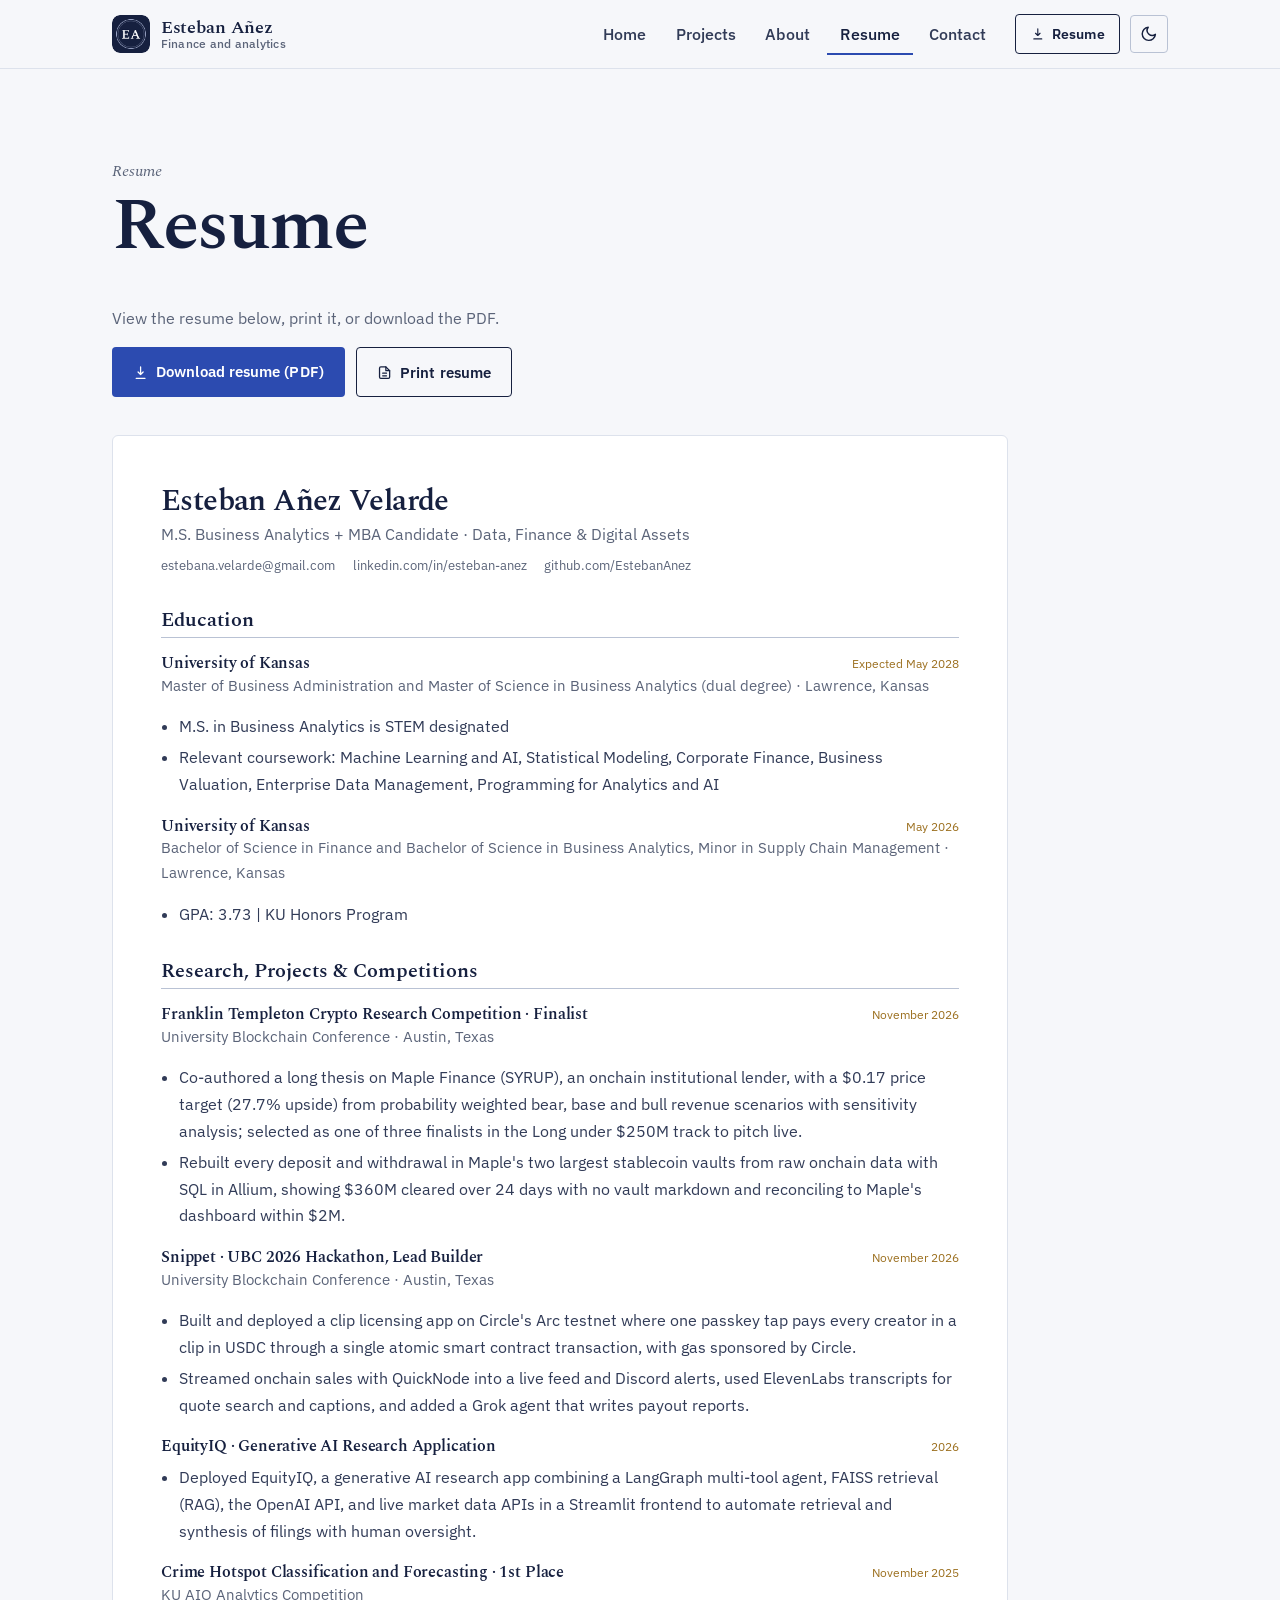
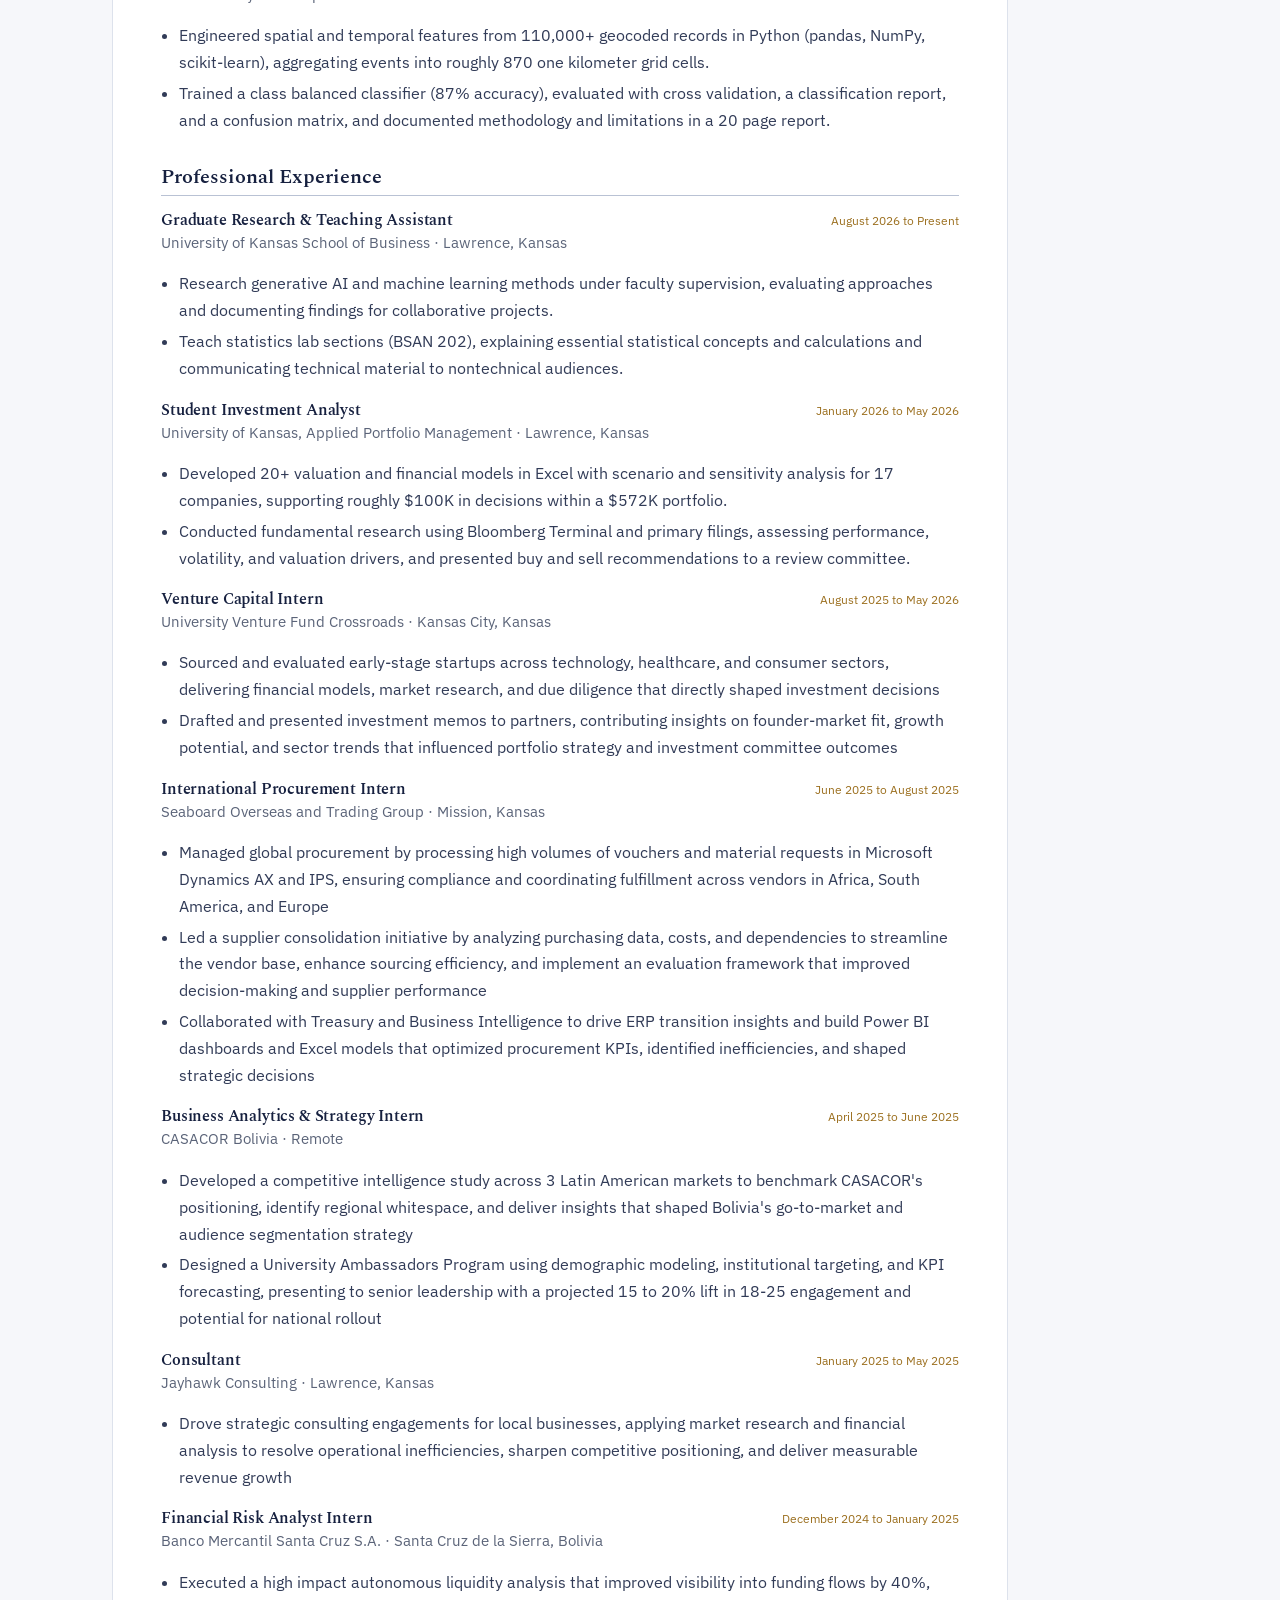
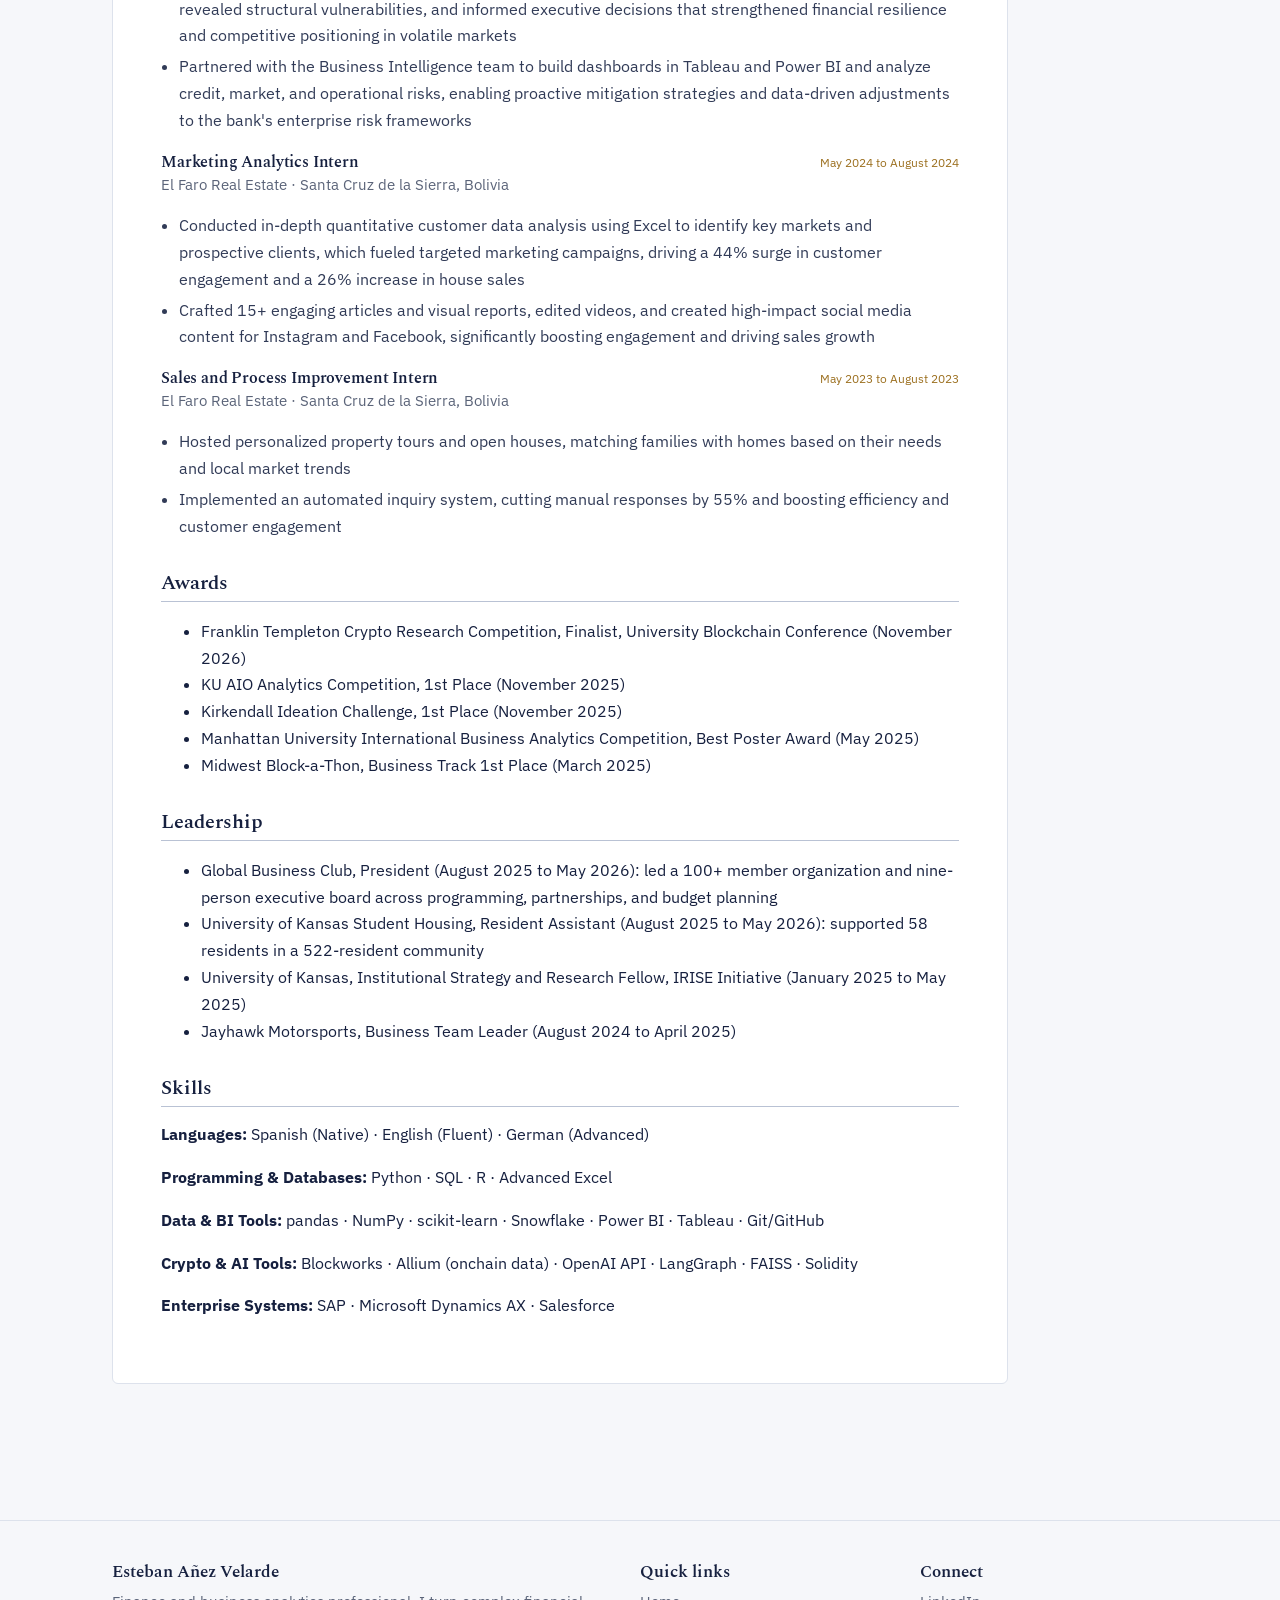
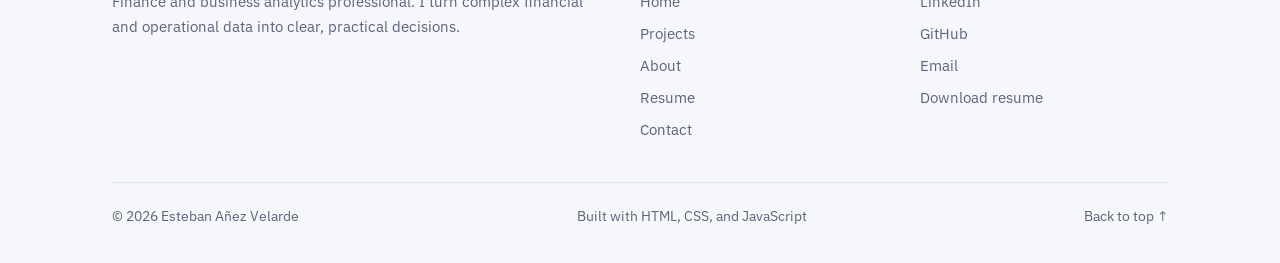
<file: resume.html>
<!DOCTYPE html>
<html lang="en">
<head>
  <meta charset="UTF-8">
  <meta name="viewport" content="width=device-width, initial-scale=1.0">
  <title>Resume | Esteban Añez Velarde</title>
  <meta name="description" content="Online resume of Esteban Añez Velarde: education, experience, projects, skills, leadership, and awards, printable and downloadable as PDF.">
  <meta name="author" content="Esteban Añez Velarde">
  <meta name="keywords" content="finance analyst, business analytics, risk analysis, data visualization, investment analysis, procurement, supply chain, University of Kansas, portfolio">
  <meta name="theme-color" content="#f6f7fa">
  <link rel="canonical" href="https://estebananez.github.io/Esteban-Anez---Portfolio-Website/resume.html">

  <!-- Open Graph -->
  <meta property="og:type" content="profile">
  <meta property="og:title" content="Resume | Esteban Añez Velarde">
  <meta property="og:description" content="Online resume of Esteban Añez Velarde: education, experience, projects, skills, leadership, and awards, printable and downloadable as PDF.">
  <meta property="og:url" content="https://estebananez.github.io/Esteban-Anez---Portfolio-Website/resume.html">
  <meta property="og:image" content="https://estebananez.github.io/Esteban-Anez---Portfolio-Website/assets/images/og-image.png">
  <meta property="og:image:width" content="1200">
  <meta property="og:image:height" content="630">
  <meta property="og:site_name" content="Esteban Añez Velarde | Portfolio">

  <!-- Twitter Card -->
  <meta name="twitter:card" content="summary_large_image">
  <meta name="twitter:title" content="Resume | Esteban Añez Velarde">
  <meta name="twitter:description" content="Online resume of Esteban Añez Velarde: education, experience, projects, skills, leadership, and awards, printable and downloadable as PDF.">
  <meta name="twitter:image" content="https://estebananez.github.io/Esteban-Anez---Portfolio-Website/assets/images/og-image.png">

  <!-- Icons & manifest -->
  <link rel="icon" href="favicon.ico" sizes="48x48">
  <link rel="icon" type="image/png" sizes="32x32" href="assets/images/favicon-32x32.png">
  <link rel="icon" type="image/png" sizes="16x16" href="assets/images/favicon-16x16.png">
  <link rel="apple-touch-icon" sizes="180x180" href="assets/images/apple-touch-icon.png">
  <link rel="manifest" href="site.webmanifest">

  <link rel="stylesheet" href="assets/css/styles.css">
  <link rel="stylesheet" href="assets/css/print.css" media="print">

  <!-- Apply saved theme before first paint to avoid a flash -->
  <script>
    (function () {
      try {
        if (localStorage.getItem('eav-theme') === 'dark') {
          document.documentElement.setAttribute('data-theme', 'dark');
        }
      } catch (e) {}
    })();
  </script>

  <script type="application/ld+json">
  {
    "@context": "https://schema.org",
    "@graph": [
      {
        "@type": "Person",
        "@id": "https://estebananez.github.io/Esteban-Anez---Portfolio-Website/#person",
        "name": "Esteban A\u00f1ez Velarde",
        "jobTitle": "Finance and Business Analytics Professional",
        "alumniOf": {
          "@type": "CollegeOrUniversity",
          "name": "University of Kansas"
        },
        "knowsLanguage": ["Spanish", "English", "German"],
        "knowsAbout": ["Financial analysis", "Business analytics", "Risk analysis", "Data visualization", "Investment analysis", "Procurement", "Supply chain analytics", "Business strategy"],
        "url": "https://estebananez.github.io/Esteban-Anez---Portfolio-Website/",
        "sameAs": ["https://www.linkedin.com/in/esteban-anez/", "https://github.com/EstebanAnez"]
      },
      {
        "@type": "WebSite",
        "@id": "https://estebananez.github.io/Esteban-Anez---Portfolio-Website/#website",
        "url": "https://estebananez.github.io/Esteban-Anez---Portfolio-Website/",
        "name": "Esteban A\u00f1ez Velarde | Portfolio",
        "publisher": { "@id": "https://estebananez.github.io/Esteban-Anez---Portfolio-Website/#person" }
      },
      {
        "@type": "ProfilePage",
        "@id": "https://estebananez.github.io/Esteban-Anez---Portfolio-Website/resume.html#page",
        "url": "https://estebananez.github.io/Esteban-Anez---Portfolio-Website/resume.html",
        "name": 'Resume | Esteban Añez Velarde',
        "isPartOf": { "@id": "https://estebananez.github.io/Esteban-Anez---Portfolio-Website/#website" },
        "mainEntity": { "@id": "https://estebananez.github.io/Esteban-Anez---Portfolio-Website/#person" }
      }
    ]
  }
  </script>

  <script src="assets/js/main.js" defer></script>
</head>
<body>
<a class="skip-link" href="#main">Skip to main content</a>
<header class="site-header">
  <nav class="nav container" aria-label="Primary">
    <a class="brand" href="index.html">
      <img src="assets/images/logo.png" alt="" width="47" height="47">
      <span class="brand-name">Esteban Añez<span class="brand-sub">Finance and analytics</span></span>
    </a>
    <ul class="nav-links" id="nav-links">
      <li><a href="index.html">Home</a></li>
      <li><a href="projects.html">Projects</a></li>
      <li><a href="about.html">About</a></li>
      <li><a href="resume.html" aria-current="page">Resume</a></li>
      <li><a href="contact.html">Contact</a></li>
    </ul>
    <div class="nav-actions">
      <a class="btn btn-outline btn-sm nav-resume-btn" href="assets/documents/Esteban-Anez-Resume.pdf" download><svg viewBox="0 0 24 24" fill="none" stroke="currentColor" stroke-width="2" stroke-linecap="round" stroke-linejoin="round" aria-hidden="true"><path d="M12 3v12m0 0 4-4m-4 4-4-4M5 21h14"/></svg> Resume</a>
      <button class="theme-toggle" type="button" aria-label="Toggle light and dark theme" aria-pressed="false">
        <svg class="icon-sun" viewBox="0 0 24 24" fill="none" stroke="currentColor" stroke-width="2" stroke-linecap="round" aria-hidden="true"><circle cx="12" cy="12" r="4"/><path d="M12 2v2m0 16v2M4.9 4.9l1.4 1.4m11.4 11.4 1.4 1.4M2 12h2m16 0h2M4.9 19.1l1.4-1.4M17.7 6.3l1.4-1.4"/></svg><svg class="icon-moon" viewBox="0 0 24 24" fill="none" stroke="currentColor" stroke-width="2" stroke-linecap="round" stroke-linejoin="round" aria-hidden="true"><path d="M21 12.8A9 9 0 1 1 11.2 3a7 7 0 0 0 9.8 9.8Z"/></svg>
      </button>
      <button class="nav-burger" type="button" aria-label="Open navigation menu" aria-expanded="false" aria-controls="nav-links">
        <svg viewBox="0 0 24 24" fill="none" stroke="currentColor" stroke-width="2" stroke-linecap="round" aria-hidden="true"><path d="M4 7h16M4 12h16M4 17h16"/></svg>
      </button>
    </div>
  </nav>
</header>
<main id="main">

<section class="section">
  <div class="container">
    <div class="section-head reveal">
      <p class="eyebrow">Resume</p>
      <h1>Resume</h1>
      <p>View the resume below, print it, or download the PDF.</p>
      <div class="hero-ctas mt-1 no-print">
        <a class="btn btn-primary" href="assets/documents/Esteban-Anez-Resume.pdf" download><svg viewBox="0 0 24 24" fill="none" stroke="currentColor" stroke-width="2" stroke-linecap="round" stroke-linejoin="round" aria-hidden="true"><path d="M12 3v12m0 0 4-4m-4 4-4-4M5 21h14"/></svg> Download resume (PDF)</a>
        <button class="btn btn-outline" type="button" onclick="window.print()"><svg viewBox="0 0 24 24" fill="none" stroke="currentColor" stroke-width="2" stroke-linecap="round" stroke-linejoin="round" aria-hidden="true"><path d="M14 3H6a2 2 0 0 0-2 2v14a2 2 0 0 0 2 2h12a2 2 0 0 0 2-2V9z"/><path d="M14 3v6h6M9 13h6M9 17h6"/></svg> Print resume</button>
      </div>
    </div>

    <article class="resume-sheet" id="resume">
      <header>
        <h1>Esteban Añez Velarde</h1>
        <p class="muted" style="margin:0">M.S. Business Analytics + MBA Candidate · Data, Finance &amp; Digital Assets</p>
        <ul class="resume-contact">
          <li>estebana.velarde@gmail.com</li>
          <li>linkedin.com/in/esteban-anez</li>
          <li>github.com/EstebanAnez</li>
        </ul>
      </header>

      <h2>Education</h2>
      <div class="resume-entry">
        <div class="resume-entry-head"><h3>University of Kansas</h3><span class="when">Expected May 2028</span></div>
        <p class="where">Master of Business Administration and Master of Science in Business Analytics (dual degree) · Lawrence, Kansas</p>
        <ul>
          <li>M.S. in Business Analytics is STEM designated</li>
          <li>Relevant coursework: Machine Learning and AI, Statistical Modeling, Corporate Finance, Business Valuation, Enterprise Data Management, Programming for Analytics and AI</li>
        </ul>
      </div>
      <div class="resume-entry">
        <div class="resume-entry-head"><h3>University of Kansas</h3><span class="when">May 2026</span></div>
        <p class="where">Bachelor of Science in Finance and Bachelor of Science in Business Analytics, Minor in Supply Chain Management · Lawrence, Kansas</p>
        <ul>
          <li>GPA: 3.73 | KU Honors Program</li>
        </ul>
      </div>

      <h2>Research, Projects &amp; Competitions</h2>
      <div class="resume-entry">
        <div class="resume-entry-head"><h3>Franklin Templeton Crypto Research Competition · Finalist</h3><span class="when">November 2026</span></div>
        <p class="where">University Blockchain Conference · Austin, Texas</p>
        <ul>
          <li>Co-authored a long thesis on Maple Finance (SYRUP), an onchain institutional lender, with a $0.17 price target (27.7% upside) from probability weighted bear, base and bull revenue scenarios with sensitivity analysis; selected as one of three finalists in the Long under $250M track to pitch live.</li>
          <li>Rebuilt every deposit and withdrawal in Maple's two largest stablecoin vaults from raw onchain data with SQL in Allium, showing $360M cleared over 24 days with no vault markdown and reconciling to Maple's dashboard within $2M.</li>
        </ul>
      </div>
      <div class="resume-entry">
        <div class="resume-entry-head"><h3>Snippet · UBC 2026 Hackathon, Lead Builder</h3><span class="when">November 2026</span></div>
        <p class="where">University Blockchain Conference · Austin, Texas</p>
        <ul>
          <li>Built and deployed a clip licensing app on Circle's Arc testnet where one passkey tap pays every creator in a clip in USDC through a single atomic smart contract transaction, with gas sponsored by Circle.</li>
          <li>Streamed onchain sales with QuickNode into a live feed and Discord alerts, used ElevenLabs transcripts for quote search and captions, and added a Grok agent that writes payout reports.</li>
        </ul>
      </div>
      <div class="resume-entry">
        <div class="resume-entry-head"><h3>EquityIQ · Generative AI Research Application</h3><span class="when">2026</span></div>
        <ul>
          <li>Deployed EquityIQ, a generative AI research app combining a LangGraph multi-tool agent, FAISS retrieval (RAG), the OpenAI API, and live market data APIs in a Streamlit frontend to automate retrieval and synthesis of filings with human oversight.</li>
        </ul>
      </div>
      <div class="resume-entry">
        <div class="resume-entry-head"><h3>Crime Hotspot Classification and Forecasting · 1st Place</h3><span class="when">November 2025</span></div>
        <p class="where">KU AIO Analytics Competition</p>
        <ul>
          <li>Engineered spatial and temporal features from 110,000+ geocoded records in Python (pandas, NumPy, scikit-learn), aggregating events into roughly 870 one kilometer grid cells.</li>
          <li>Trained a class balanced classifier (87% accuracy), evaluated with cross validation, a classification report, and a confusion matrix, and documented methodology and limitations in a 20 page report.</li>
        </ul>
      </div>

      <h2>Professional Experience</h2>
      <div class="resume-entry">
        <div class="resume-entry-head"><h3>Graduate Research &amp; Teaching Assistant</h3><span class="when">August 2026 to Present</span></div>
        <p class="where">University of Kansas School of Business · Lawrence, Kansas</p>
        <ul>
          <li>Research generative AI and machine learning methods under faculty supervision, evaluating approaches and documenting findings for collaborative projects.</li>
          <li>Teach statistics lab sections (BSAN 202), explaining essential statistical concepts and calculations and communicating technical material to nontechnical audiences.</li>
        </ul>
      </div>
      <div class="resume-entry">
        <div class="resume-entry-head"><h3>Student Investment Analyst</h3><span class="when">January 2026 to May 2026</span></div>
        <p class="where">University of Kansas, Applied Portfolio Management · Lawrence, Kansas</p>
        <ul>
          <li>Developed 20+ valuation and financial models in Excel with scenario and sensitivity analysis for 17 companies, supporting roughly $100K in decisions within a $572K portfolio.</li>
          <li>Conducted fundamental research using Bloomberg Terminal and primary filings, assessing performance, volatility, and valuation drivers, and presented buy and sell recommendations to a review committee.</li>
        </ul>
      </div>
      <div class="resume-entry">
        <div class="resume-entry-head"><h3>Venture Capital Intern</h3><span class="when">August 2025 to May 2026</span></div>
        <p class="where">University Venture Fund Crossroads · Kansas City, Kansas</p>
        <ul>
          <li>Sourced and evaluated early-stage startups across technology, healthcare, and consumer sectors, delivering financial models, market research, and due diligence that directly shaped investment decisions</li>
          <li>Drafted and presented investment memos to partners, contributing insights on founder-market fit, growth potential, and sector trends that influenced portfolio strategy and investment committee outcomes</li>
        </ul>
      </div>
      <div class="resume-entry">
        <div class="resume-entry-head"><h3>International Procurement Intern</h3><span class="when">June 2025 to August 2025</span></div>
        <p class="where">Seaboard Overseas and Trading Group · Mission, Kansas</p>
        <ul>
          <li>Managed global procurement by processing high volumes of vouchers and material requests in Microsoft Dynamics AX and IPS, ensuring compliance and coordinating fulfillment across vendors in Africa, South America, and Europe</li>
          <li>Led a supplier consolidation initiative by analyzing purchasing data, costs, and dependencies to streamline the vendor base, enhance sourcing efficiency, and implement an evaluation framework that improved decision-making and supplier performance</li>
          <li>Collaborated with Treasury and Business Intelligence to drive ERP transition insights and build Power BI dashboards and Excel models that optimized procurement KPIs, identified inefficiencies, and shaped strategic decisions</li>
        </ul>
      </div>
      <div class="resume-entry">
        <div class="resume-entry-head"><h3>Business Analytics &amp; Strategy Intern</h3><span class="when">April 2025 to June 2025</span></div>
        <p class="where">CASACOR Bolivia · Remote</p>
        <ul>
          <li>Developed a competitive intelligence study across 3 Latin American markets to benchmark CASACOR's positioning, identify regional whitespace, and deliver insights that shaped Bolivia's go-to-market and audience segmentation strategy</li>
          <li>Designed a University Ambassadors Program using demographic modeling, institutional targeting, and KPI forecasting, presenting to senior leadership with a projected 15 to 20% lift in 18-25 engagement and potential for national rollout</li>
        </ul>
      </div>
      <div class="resume-entry">
        <div class="resume-entry-head"><h3>Consultant</h3><span class="when">January 2025 to May 2025</span></div>
        <p class="where">Jayhawk Consulting · Lawrence, Kansas</p>
        <ul>
          <li>Drove strategic consulting engagements for local businesses, applying market research and financial analysis to resolve operational inefficiencies, sharpen competitive positioning, and deliver measurable revenue growth</li>
        </ul>
      </div>
      <div class="resume-entry">
        <div class="resume-entry-head"><h3>Financial Risk Analyst Intern</h3><span class="when">December 2024 to January 2025</span></div>
        <p class="where">Banco Mercantil Santa Cruz S.A. · Santa Cruz de la Sierra, Bolivia</p>
        <ul>
          <li>Executed a high impact autonomous liquidity analysis that improved visibility into funding flows by 40%, revealed structural vulnerabilities, and informed executive decisions that strengthened financial resilience and competitive positioning in volatile markets</li>
          <li>Partnered with the Business Intelligence team to build dashboards in Tableau and Power BI and analyze credit, market, and operational risks, enabling proactive mitigation strategies and data-driven adjustments to the bank's enterprise risk frameworks</li>
        </ul>
      </div>
      <div class="resume-entry">
        <div class="resume-entry-head"><h3>Marketing Analytics Intern</h3><span class="when">May 2024 to August 2024</span></div>
        <p class="where">El Faro Real Estate · Santa Cruz de la Sierra, Bolivia</p>
        <ul>
          <li>Conducted in-depth quantitative customer data analysis using Excel to identify key markets and prospective clients, which fueled targeted marketing campaigns, driving a 44% surge in customer engagement and a 26% increase in house sales</li>
          <li>Crafted 15+ engaging articles and visual reports, edited videos, and created high-impact social media content for Instagram and Facebook, significantly boosting engagement and driving sales growth</li>
        </ul>
      </div>
      <div class="resume-entry">
        <div class="resume-entry-head"><h3>Sales and Process Improvement Intern</h3><span class="when">May 2023 to August 2023</span></div>
        <p class="where">El Faro Real Estate · Santa Cruz de la Sierra, Bolivia</p>
        <ul>
          <li>Hosted personalized property tours and open houses, matching families with homes based on their needs and local market trends</li>
          <li>Implemented an automated inquiry system, cutting manual responses by 55% and boosting efficiency and customer engagement</li>
        </ul>
      </div>

      <h2>Awards</h2>
      <ul>
        <li>Franklin Templeton Crypto Research Competition, Finalist, University Blockchain Conference (November 2026)</li>
        <li>KU AIO Analytics Competition, 1st Place (November 2025)</li>
        <li>Kirkendall Ideation Challenge, 1st Place (November 2025)</li>
        <li>Manhattan University International Business Analytics Competition, Best Poster Award (May 2025)</li>
        <li>Midwest Block-a-Thon, Business Track 1st Place (March 2025)</li>
      </ul>

      <h2>Leadership</h2>
      <ul>
        <li>Global Business Club, President (August 2025 to May 2026): led a 100+ member organization and nine-person executive board across programming, partnerships, and budget planning</li>
        <li>University of Kansas Student Housing, Resident Assistant (August 2025 to May 2026): supported 58 residents in a 522-resident community</li>
        <li>University of Kansas, Institutional Strategy and Research Fellow, IRISE Initiative (January 2025 to May 2025)</li>
        <li>Jayhawk Motorsports, Business Team Leader (August 2024 to April 2025)</li>
      </ul>

      <h2>Skills</h2>
      <p><strong>Languages:</strong> Spanish (Native) · English (Fluent) · German (Advanced)</p>
      <p><strong>Programming &amp; Databases:</strong> Python · SQL · R · Advanced Excel</p>
      <p><strong>Data &amp; BI Tools:</strong> pandas · NumPy · scikit-learn · Snowflake · Power BI · Tableau · Git/GitHub</p>
      <p><strong>Crypto &amp; AI Tools:</strong> Blockworks · Allium (onchain data) · OpenAI API · LangGraph · FAISS · Solidity</p>
      <p><strong>Enterprise Systems:</strong> SAP · Microsoft Dynamics AX · Salesforce</p>
    </article>
  </div>
</section>
</main>
<footer class="site-footer">
  <div class="container">
    <div class="footer-grid">
      <div>
        <h3>Esteban Añez Velarde</h3>
        <p>Finance and business analytics professional. I turn complex financial and operational data into clear, practical decisions.</p>
      </div>
      <div>
        <h3>Quick links</h3>
        <ul>
          <li><a href="index.html">Home</a></li>
          <li><a href="projects.html">Projects</a></li>
          <li><a href="about.html">About</a></li>
          <li><a href="resume.html">Resume</a></li>
          <li><a href="contact.html">Contact</a></li>
        </ul>
      </div>
      <div>
        <h3>Connect</h3>
        <ul>
          <li><a href="https://www.linkedin.com/in/esteban-anez/" target="_blank" rel="noopener">LinkedIn</a></li>
          <li><a href="https://github.com/EstebanAnez" target="_blank" rel="noopener">GitHub</a></li>
          <li><a href="mailto:estebana.velarde@gmail.com">Email</a></li>
          <li><a href="assets/documents/Esteban-Anez-Resume.pdf" download>Download resume</a></li>
        </ul>
      </div>
    </div>
    <div class="footer-bottom">
      <span>© <span id="copyright-year">2026</span> Esteban Añez Velarde</span>
      <span>Built with HTML, CSS, and JavaScript</span>
      <a href="#main">Back to top ↑</a>
    </div>
  </div>
</footer>
</body>
</html>
</file>
<file: assets/css/styles.css>
/* ============================================================
   Esteban Añez Velarde — Portfolio
   Theme: "Share certificate" — engraved navy on cool paper,
   Spectral (headings) + IBM Plex Sans (body).
   ============================================================ */

/* ---------- Fonts (local) ---------- */
@font-face {
  font-family: 'IBM Plex Sans';
  src: url('../fonts/IBMPlexSansVar.woff2') format('woff2-variations');
  font-weight: 100 700;
  font-style: normal;
  font-display: swap;
}
@font-face {
  font-family: 'IBM Plex Mono';
  src: url('../fonts/IBMPlexMono-Regular.woff2') format('woff2');
  font-weight: 400;
  font-style: normal;
  font-display: swap;
}
@font-face {
  font-family: 'IBM Plex Mono';
  src: url('../fonts/IBMPlexMono-Medium.woff2') format('woff2');
  font-weight: 500;
  font-style: normal;
  font-display: swap;
}
@font-face {
  font-family: 'IBM Plex Mono';
  src: url('../fonts/IBMPlexMono-SemiBold.woff2') format('woff2');
  font-weight: 600;
  font-style: normal;
  font-display: swap;
}

@font-face {
  font-family: 'Spectral';
  src: url('../fonts/spectral-latin-400-normal.woff2') format('woff2');
  font-weight: 400; font-style: normal; font-display: swap;
}
@font-face {
  font-family: 'Spectral';
  src: url('../fonts/spectral-latin-400-italic.woff2') format('woff2');
  font-weight: 400; font-style: italic; font-display: swap;
}
@font-face {
  font-family: 'Spectral';
  src: url('../fonts/spectral-latin-500-normal.woff2') format('woff2');
  font-weight: 500; font-style: normal; font-display: swap;
}
@font-face {
  font-family: 'Spectral';
  src: url('../fonts/spectral-latin-600-normal.woff2') format('woff2');
  font-weight: 600; font-style: normal; font-display: swap;
}

/* ---------- Design tokens ---------- */
/* Theme: "Share certificate". Cool paper, certificate navy, intaglio blue;
   gold is reserved for awards. Spectral (engraved serif) + IBM Plex Sans. */
:root {
  --bg: #f6f7fa;
  --bg-raised: #ffffff;
  --surface: #ffffff;
  --surface-2: #eef1f6;
  --line: #dde2ec;
  --line-strong: #b9c2d4;
  --text: #16203f;
  --text-soft: #313b57;
  --muted: #5b6479;
  --accent: #2c4bb0;
  --accent-bright: #213b91;
  --accent-ink: #ffffff;
  --accent-dim: rgba(44, 75, 176, 0.08);
  --tan: #9c7020;
  --tan-dim: rgba(156, 112, 32, 0.1);
  --engrave: #1f3478;
  --shadow: none;
  --radius: 6px;
  --radius-sm: 4px;
  --font-sans: 'IBM Plex Sans', 'Segoe UI', system-ui, -apple-system, sans-serif;
  --font-serif: 'Spectral', Georgia, 'Times New Roman', serif;
  --font-mono: 'IBM Plex Mono', 'SFMono-Regular', Consolas, monospace;
  --container: 1120px;
  color-scheme: light;
}

[data-theme='dark'] {
  --bg: #0f1733;
  --bg-raised: #131d3f;
  --surface: #152045;
  --surface-2: #1b2852;
  --line: rgba(226, 232, 248, 0.12);
  --line-strong: rgba(226, 232, 248, 0.24);
  --text: #eef1f9;
  --text-soft: #cdd4e6;
  --muted: #9ea8c3;
  --accent: #9fb4ff;
  --accent-bright: #c0cdff;
  --accent-ink: #0f1733;
  --accent-dim: rgba(159, 180, 255, 0.12);
  --tan: #e2b75d;
  --tan-dim: rgba(226, 183, 93, 0.14);
  --engrave: #8ea4f0;
  --shadow: none;
  color-scheme: dark;
}

/* ---------- Base ---------- */
*,
*::before,
*::after {
  box-sizing: border-box;
}

html {
  scroll-behavior: smooth;
}

body {
  margin: 0;
  background: var(--bg);
  color: var(--text);
  font-family: var(--font-sans);
  font-size: 1rem;
  line-height: 1.65;
  -webkit-font-smoothing: antialiased;
  text-rendering: optimizeLegibility;
}

img {
  max-width: 100%;
  height: auto;
  display: block;
}

a {
  color: var(--accent);
  text-decoration: none;
}

a:hover {
  text-decoration: underline;
  text-underline-offset: 3px;
}

h1, h2, h3, h4 {
  font-weight: 620;
  letter-spacing: -0.02em;
  line-height: 1.15;
  margin: 0 0 0.5em;
  color: var(--text);
  text-wrap: balance;
}

h1 { font-size: clamp(2.1rem, 5vw, 3.4rem); }
h2 { font-size: clamp(1.5rem, 3vw, 2.1rem); }
h3 { font-size: 1.2rem; }
p  { margin: 0 0 1em; }

:focus-visible {
  outline: 2px solid var(--accent);
  outline-offset: 3px;
  border-radius: 3px;
}

::selection {
  background: var(--accent);
  color: var(--accent-ink);
}

.container {
  max-width: var(--container);
  margin: 0 auto;
  padding: 0 clamp(1.1rem, 4vw, 2rem);
}

.skip-link {
  position: absolute;
  left: -999px;
  top: 0;
  background: var(--accent);
  color: var(--accent-ink);
  padding: 0.6rem 1rem;
  z-index: 200;
  border-radius: 0 0 var(--radius-sm) 0;
  font-weight: 600;
}

.skip-link:focus {
  left: 0;
}

/* Mono "eyebrow" — the recurring terminal-cursor identity device */
.eyebrow {
  font-family: var(--font-mono);
  font-size: 0.78rem;
  font-weight: 500;
  letter-spacing: 0.14em;
  text-transform: uppercase;
  color: var(--accent);
  display: inline-flex;
  align-items: center;
  gap: 0.55rem;
  margin-bottom: 0.9rem;
}

.eyebrow::before {
  content: '';
  width: 0.55em;
  height: 1.05em;
  background: var(--accent);
  display: inline-block;
}

.section {
  padding: clamp(3.2rem, 7vw, 5.5rem) 0;
}

.section + .section {
  border-top: 1px solid var(--line);
}

.section-head {
  max-width: 46rem;
  margin-bottom: clamp(1.6rem, 3vw, 2.6rem);
}

.section-head p {
  color: var(--muted);
  margin-bottom: 0;
}

.lead {
  font-size: 1.12rem;
  color: var(--text-soft);
}

.muted { color: var(--muted); }
.mono  { font-family: var(--font-mono); }

/* ---------- Buttons ---------- */
.btn {
  display: inline-flex;
  align-items: center;
  gap: 0.5rem;
  font-family: var(--font-sans);
  font-size: 0.95rem;
  font-weight: 600;
  padding: 0.68rem 1.25rem;
  border-radius: var(--radius-sm);
  border: 1px solid transparent;
  cursor: pointer;
  transition: transform 0.15s ease, background-color 0.15s ease,
    border-color 0.15s ease, color 0.15s ease;
  text-decoration: none;
}

.btn:hover {
  text-decoration: none;
  transform: translateY(-1px);
}

.btn:active {
  transform: translateY(0);
}

.btn-primary {
  background: var(--accent);
  color: var(--accent-ink);
}

.btn-primary:hover {
  background: var(--accent-bright);
  color: var(--accent-ink);
}

.btn-outline {
  background: transparent;
  color: var(--text);
  border-color: var(--line-strong);
}

.btn-outline:hover {
  border-color: var(--accent);
  color: var(--accent);
}

.btn-ghost {
  background: transparent;
  color: var(--accent);
  padding-left: 0.4rem;
  padding-right: 0.4rem;
}

.btn-sm {
  font-size: 0.85rem;
  padding: 0.45rem 0.9rem;
}

.btn svg {
  width: 1em;
  height: 1em;
  flex: none;
}

/* ---------- Header / navigation ---------- */
.site-header {
  position: sticky;
  top: 0;
  z-index: 100;
  background: color-mix(in srgb, var(--bg) 88%, transparent);
  backdrop-filter: blur(10px);
  border-bottom: 1px solid var(--line);
}

.nav {
  display: flex;
  align-items: center;
  gap: 1rem;
  min-height: 4.25rem;
}

.brand {
  display: inline-flex;
  align-items: center;
  gap: 0.7rem;
  font-weight: 650;
  letter-spacing: -0.01em;
  color: var(--text);
  margin-right: auto;
}

.brand:hover { text-decoration: none; }

.brand img {
  width: 2.35rem;
  height: 2.35rem;
  border-radius: 8px;
}

.brand .brand-name { line-height: 1.1; }

.brand .brand-sub {
  display: block;
  font-family: var(--font-mono);
  font-size: 0.66rem;
  font-weight: 500;
  letter-spacing: 0.12em;
  text-transform: uppercase;
  color: var(--muted);
}

.nav-links {
  display: flex;
  align-items: center;
  gap: 0.25rem;
  list-style: none;
  margin: 0;
  padding: 0;
}

.nav-links a {
  display: block;
  padding: 0.5rem 0.8rem;
  color: var(--text-soft);
  font-weight: 520;
  border-radius: var(--radius-sm);
}

.nav-links a:hover {
  color: var(--text);
  background: var(--surface-2);
  text-decoration: none;
}

.nav-links a[aria-current='page'] {
  color: var(--accent);
  background: var(--accent-dim);
}

.nav-actions {
  display: flex;
  align-items: center;
  gap: 0.6rem;
}

.theme-toggle {
  background: transparent;
  border: 1px solid var(--line-strong);
  border-radius: var(--radius-sm);
  color: var(--text);
  width: 2.4rem;
  height: 2.4rem;
  display: inline-flex;
  align-items: center;
  justify-content: center;
  cursor: pointer;
  transition: border-color 0.15s ease, color 0.15s ease;
}

.theme-toggle:hover {
  border-color: var(--accent);
  color: var(--accent);
}

.theme-toggle svg { width: 1.1rem; height: 1.1rem; }
[data-theme='dark'] .icon-moon { display: none; }
html:not([data-theme='dark']) .icon-sun { display: none; }

.nav-burger {
  display: none;
  background: transparent;
  border: 1px solid var(--line-strong);
  border-radius: var(--radius-sm);
  color: var(--text);
  width: 2.4rem;
  height: 2.4rem;
  align-items: center;
  justify-content: center;
  cursor: pointer;
}

.nav-burger svg { width: 1.2rem; height: 1.2rem; }

@media (max-width: 880px) {
  .nav-burger { display: inline-flex; }
  .nav-resume-btn { display: none; }
  .nav-links {
    position: absolute;
    top: 100%;
    left: 0;
    right: 0;
    flex-direction: column;
    align-items: stretch;
    background: var(--bg-raised);
    border-bottom: 1px solid var(--line);
    padding: 0.6rem clamp(1.1rem, 4vw, 2rem) 1rem;
    display: none;
  }
  .nav-links.open { display: flex; }
  .nav-links a { padding: 0.75rem 0.8rem; }
}

/* ---------- Hero ---------- */
.hero {
  position: relative;
  padding: clamp(3.5rem, 8vw, 6.5rem) 0 clamp(3rem, 7vw, 5rem);
  overflow: hidden;
}

.hero-bg {
  position: absolute;
  inset: 0;
  background-image: url('../generated/analytics-background.svg');
  background-size: cover;
  background-position: center top;
  opacity: 0.55;
  pointer-events: none;
}



.hero .container {
  position: relative;
  display: grid;
  grid-template-columns: minmax(0, 1.25fr) minmax(0, 0.9fr);
  gap: clamp(2rem, 5vw, 4rem);
  align-items: center;
}

.hero h1 { margin-bottom: 0.35em; }

.hero-headline {
  font-family: var(--font-mono);
  font-weight: 500;
  font-size: clamp(0.95rem, 1.6vw, 1.1rem);
  color: var(--tan);
  letter-spacing: 0.04em;
  margin-bottom: 1.1rem;
}

.hero-meta {
  display: flex;
  flex-wrap: wrap;
  gap: 0.5rem 1.4rem;
  margin: 1.3rem 0 1.7rem;
  font-family: var(--font-mono);
  font-size: 0.82rem;
  color: var(--muted);
}

.hero-meta span {
  display: inline-flex;
  align-items: center;
  gap: 0.45rem;
}

.hero-meta svg {
  width: 0.95rem;
  height: 0.95rem;
  color: var(--accent);
  flex: none;
}

.hero-ctas {
  display: flex;
  flex-wrap: wrap;
  gap: 0.7rem;
}

/* Signature element: the analyst terminal, echoing the CRT logo */
.terminal {
  background: var(--surface);
  border: 1px solid var(--line-strong);
  border-radius: var(--radius);
  box-shadow: var(--shadow);
  overflow: hidden;
  font-family: var(--font-mono);
  font-size: 0.82rem;
  line-height: 1.75;
}

.terminal-bar {
  display: flex;
  align-items: center;
  gap: 0.6rem;
  padding: 0.55rem 0.9rem;
  border-bottom: 1px solid var(--line);
  background: var(--surface-2);
  color: var(--muted);
  font-size: 0.72rem;
  letter-spacing: 0.08em;
}

.terminal-bar .dots {
  display: inline-flex;
  gap: 0.35rem;
}

.terminal-bar .dots i {
  width: 0.62rem;
  height: 0.62rem;
  border-radius: 50%;
  background: var(--line-strong);
}

.terminal-bar .dots i:first-child { background: var(--tan); }
.terminal-bar .dots i:nth-child(2) { background: var(--accent); }

.terminal-body {
  padding: 1rem 1.1rem 1.2rem;
  margin: 0;
  overflow-x: auto;
  color: var(--text-soft);
}

.terminal-body .p { color: var(--accent); }
.terminal-body .k { color: var(--tan); }
.terminal-body .c { color: var(--muted); }

.cursor {
  display: inline-block;
  width: 0.55em;
  height: 1.05em;
  background: var(--accent);
  vertical-align: text-bottom;
  animation: blink 1.1s steps(1) infinite;
}

@keyframes blink {
  50% { opacity: 0; }
}

@media (max-width: 880px) {
  .hero .container { grid-template-columns: 1fr; }
  .terminal { max-width: 34rem; }
}

/* ---------- Cards & grids ---------- */
.grid {
  display: grid;
  gap: 1.2rem;
}

.grid-2 { grid-template-columns: repeat(2, minmax(0, 1fr)); }
.grid-3 { grid-template-columns: repeat(3, minmax(0, 1fr)); }

@media (max-width: 940px) {
  .grid-3 { grid-template-columns: repeat(2, minmax(0, 1fr)); }
}

@media (max-width: 640px) {
  .grid-2, .grid-3 { grid-template-columns: 1fr; }
}

.card {
  background: var(--surface);
  border: 1px solid var(--line);
  border-radius: var(--radius);
  padding: 1.4rem;
  transition: transform 0.18s ease, border-color 0.18s ease, box-shadow 0.18s ease;
}

.card:hover {
  transform: translateY(-3px);
  border-color: var(--line-strong);
  box-shadow: var(--shadow);
}

.card h3 { margin-bottom: 0.4rem; }
.card p:last-child { margin-bottom: 0; }

.card-icon {
  width: 2.4rem;
  height: 2.4rem;
  border-radius: var(--radius-sm);
  background: var(--accent-dim);
  color: var(--accent);
  display: inline-flex;
  align-items: center;
  justify-content: center;
  margin-bottom: 0.9rem;
}

.card-icon svg { width: 1.25rem; height: 1.25rem; }

/* ---------- Badges / chips ---------- */
.chips {
  display: flex;
  flex-wrap: wrap;
  gap: 0.45rem;
  padding: 0;
  margin: 0;
  list-style: none;
}

.chip {
  font-family: var(--font-mono);
  font-size: 0.74rem;
  font-weight: 500;
  padding: 0.28rem 0.62rem;
  border-radius: 999px;
  border: 1px solid var(--line-strong);
  color: var(--text-soft);
  background: var(--surface-2);
  white-space: nowrap;
}

.chip-accent {
  border-color: transparent;
  background: var(--accent-dim);
  color: var(--accent);
}

.chip-tan {
  border-color: transparent;
  background: var(--tan-dim);
  color: var(--tan);
}

/* ---------- Project cards ---------- */
.project-toolbar {
  display: flex;
  flex-direction: column;
  gap: 1rem;
  margin-bottom: 1.8rem;
}

.search-wrap {
  position: relative;
  max-width: 30rem;
}

.search-wrap svg {
  position: absolute;
  left: 0.85rem;
  top: 50%;
  transform: translateY(-50%);
  width: 1rem;
  height: 1rem;
  color: var(--muted);
  pointer-events: none;
}

.search-input {
  width: 100%;
  padding: 0.7rem 1rem 0.7rem 2.5rem;
  background: var(--surface);
  border: 1px solid var(--line-strong);
  border-radius: var(--radius-sm);
  color: var(--text);
  font-family: var(--font-sans);
  font-size: 0.95rem;
}

.search-input::placeholder { color: var(--muted); }

.search-input:focus {
  outline: 2px solid var(--accent);
  outline-offset: 1px;
  border-color: transparent;
}

.filter-group-label {
  font-family: var(--font-mono);
  font-size: 0.72rem;
  letter-spacing: 0.12em;
  text-transform: uppercase;
  color: var(--muted);
  margin: 0 0 0.45rem;
}

.filters {
  display: flex;
  flex-wrap: wrap;
  gap: 0.45rem;
}

.filter-btn {
  font-family: var(--font-mono);
  font-size: 0.78rem;
  font-weight: 500;
  padding: 0.38rem 0.85rem;
  border-radius: 999px;
  border: 1px solid var(--line-strong);
  background: transparent;
  color: var(--text-soft);
  cursor: pointer;
  transition: background-color 0.15s ease, color 0.15s ease, border-color 0.15s ease;
}

.filter-btn:hover {
  border-color: var(--accent);
  color: var(--accent);
}

.filter-btn[aria-pressed='true'] {
  background: var(--accent);
  border-color: var(--accent);
  color: var(--accent-ink);
}

.projects-grid {
  display: grid;
  grid-template-columns: repeat(2, minmax(0, 1fr));
  gap: 1.4rem;
}

@media (max-width: 780px) {
  .projects-grid { grid-template-columns: 1fr; }
}

.project-card {
  display: flex;
  flex-direction: column;
  background: var(--surface);
  border: 1px solid var(--line);
  border-radius: var(--radius);
  overflow: hidden;
  transition: transform 0.18s ease, border-color 0.18s ease, box-shadow 0.18s ease;
}

.project-card:hover {
  transform: translateY(-3px);
  border-color: var(--line-strong);
  box-shadow: var(--shadow);
}

.project-card img {
  width: 100%;
  aspect-ratio: 16 / 9;
  object-fit: cover;
  border-bottom: 1px solid var(--line);
}

.project-card-body {
  display: flex;
  flex-direction: column;
  gap: 0.7rem;
  padding: 1.3rem;
  flex: 1;
}

.project-card-meta {
  display: flex;
  align-items: center;
  gap: 0.6rem;
  font-family: var(--font-mono);
  font-size: 0.72rem;
  letter-spacing: 0.08em;
  text-transform: uppercase;
  color: var(--tan);
}

.project-card-meta .dot { color: var(--muted); }
.project-card h3 { margin: 0; font-size: 1.15rem; }
.project-card .summary { color: var(--muted); margin: 0; }

.project-card .problem {
  margin: 0;
  font-size: 0.92rem;
  color: var(--text-soft);
}

.project-card .problem strong {
  color: var(--tan);
  font-weight: 600;
}

.project-card-footer {
  margin-top: auto;
  display: flex;
  flex-wrap: wrap;
  align-items: center;
  gap: 0.6rem;
  padding-top: 0.5rem;
}

/* ---------- Modal (project case study) ---------- */
.modal {
  border: 1px solid var(--line-strong);
  border-radius: var(--radius);
  background: var(--bg-raised);
  color: var(--text);
  padding: 0;
  width: min(760px, calc(100vw - 2rem));
  max-height: min(86vh, 900px);
  box-shadow: var(--shadow);
}

.modal::backdrop {
  background: rgba(5, 6, 8, 0.72);
  backdrop-filter: blur(3px);
}

.modal-head {
  position: sticky;
  top: 0;
  display: flex;
  align-items: flex-start;
  justify-content: space-between;
  gap: 1rem;
  padding: 1.2rem 1.5rem 1rem;
  background: var(--bg-raised);
  border-bottom: 1px solid var(--line);
  z-index: 2;
}

.modal-head h2 { margin: 0.2rem 0 0; font-size: 1.4rem; }

.modal-close {
  flex: none;
  background: var(--surface-2);
  border: 1px solid var(--line-strong);
  border-radius: var(--radius-sm);
  color: var(--text);
  width: 2.2rem;
  height: 2.2rem;
  display: inline-flex;
  align-items: center;
  justify-content: center;
  cursor: pointer;
}

.modal-close:hover { border-color: var(--accent); color: var(--accent); }
.modal-close svg { width: 1rem; height: 1rem; }

.modal-body {
  padding: 1.3rem 1.5rem 1.7rem;
  overflow-y: auto;
}

.modal-body img {
  border-radius: var(--radius-sm);
  border: 1px solid var(--line);
  margin-bottom: 1.2rem;
}

.case-section { margin-bottom: 1.3rem; }
.case-section:last-child { margin-bottom: 0; }

.case-label {
  font-family: var(--font-mono);
  font-size: 0.72rem;
  font-weight: 500;
  letter-spacing: 0.14em;
  text-transform: uppercase;
  color: var(--accent);
  margin: 0 0 0.35rem;
}

.case-section p, .case-section ul { margin: 0; color: var(--text-soft); }
.case-section ul { padding-left: 1.2rem; }
.case-section li { margin-bottom: 0.3rem; }

.case-links {
  display: flex;
  flex-wrap: wrap;
  gap: 0.6rem;
  margin-top: 1.4rem;
}

/* ---------- Experience timeline ---------- */
.timeline {
  position: relative;
  margin: 0;
  padding: 0 0 0 1.6rem;
  list-style: none;
  border-left: 1px solid var(--line-strong);
}

.timeline-item {
  position: relative;
  padding-bottom: 2rem;
}

.timeline-item:last-child { padding-bottom: 0.4rem; }

.timeline-item::before {
  content: '';
  position: absolute;
  left: calc(-1.6rem - 5.5px);
  top: 0.45em;
  width: 10px;
  height: 10px;
  border-radius: 50%;
  background: var(--bg);
  border: 2px solid var(--accent);
}

.timeline-date {
  font-family: var(--font-mono);
  font-size: 0.76rem;
  letter-spacing: 0.08em;
  text-transform: uppercase;
  color: var(--tan);
  margin-bottom: 0.25rem;
}

.timeline-item h3 { margin-bottom: 0.15rem; font-size: 1.1rem; }

.timeline-org {
  color: var(--muted);
  font-weight: 520;
  margin-bottom: 0.55rem;
}

.timeline-item ul {
  margin: 0.5rem 0 0.7rem;
  padding-left: 1.15rem;
  color: var(--text-soft);
}

.timeline-item li { margin-bottom: 0.3rem; }

details.xp-more {
  margin-top: 0.4rem;
}

details.xp-more > summary {
  cursor: pointer;
  color: var(--accent);
  font-weight: 560;
  font-size: 0.9rem;
  list-style: none;
  display: inline-flex;
  align-items: center;
  gap: 0.35rem;
}

details.xp-more > summary::-webkit-details-marker { display: none; }
details.xp-more > summary::after { content: '+'; font-family: var(--font-mono); }
details.xp-more[open] > summary::after { content: '−'; }

/* ---------- Skills ---------- */
.skill-card h3 {
  display: flex;
  align-items: center;
  gap: 0.6rem;
  font-size: 1.05rem;
}

.skill-card h3 svg {
  width: 1.1rem;
  height: 1.1rem;
  color: var(--accent);
  flex: none;
}

/* ---------- CTA band ---------- */
.cta-band {
  border: 1px solid var(--line-strong);
  border-radius: var(--radius);
  padding: clamp(1.8rem, 5vw, 3rem);
  background:
    linear-gradient(120deg, var(--accent-dim), transparent 45%),
    var(--surface);
  text-align: left;
}

.cta-band h2 { max-width: 34rem; }
.cta-band p { color: var(--muted); max-width: 38rem; }

/* ---------- Forms ---------- */
.form-grid {
  display: grid;
  grid-template-columns: repeat(2, minmax(0, 1fr));
  gap: 1rem;
}

@media (max-width: 640px) {
  .form-grid { grid-template-columns: 1fr; }
}

.field { display: flex; flex-direction: column; gap: 0.35rem; }
.field-full { grid-column: 1 / -1; }

.field label {
  font-weight: 560;
  font-size: 0.92rem;
}

.field input,
.field select,
.field textarea {
  font-family: var(--font-sans);
  font-size: 0.95rem;
  color: var(--text);
  background: var(--surface);
  border: 1px solid var(--line-strong);
  border-radius: var(--radius-sm);
  padding: 0.68rem 0.85rem;
}

.field textarea { min-height: 9rem; resize: vertical; }

.field input:focus,
.field select:focus,
.field textarea:focus {
  outline: 2px solid var(--accent);
  outline-offset: 1px;
  border-color: transparent;
}

.form-note {
  font-size: 0.85rem;
  color: var(--muted);
}

.form-status {
  font-weight: 560;
  margin-top: 0.8rem;
}

.form-status[data-state='ok'] { color: var(--accent); }
.form-status[data-state='error'] { color: var(--tan); }

/* ---------- FAQ accordion ---------- */
.faq { border: 1px solid var(--line); border-radius: var(--radius); overflow: hidden; }
.faq-item + .faq-item { border-top: 1px solid var(--line); }

.faq-q {
  width: 100%;
  display: flex;
  align-items: center;
  justify-content: space-between;
  gap: 1rem;
  padding: 1.05rem 1.3rem;
  background: var(--surface);
  border: 0;
  color: var(--text);
  font-family: var(--font-sans);
  font-size: 1rem;
  font-weight: 580;
  text-align: left;
  cursor: pointer;
}

.faq-q:hover { color: var(--accent); }

.faq-q .faq-icon {
  flex: none;
  font-family: var(--font-mono);
  color: var(--accent);
  transition: transform 0.2s ease;
}

.faq-q[aria-expanded='true'] .faq-icon { transform: rotate(45deg); }

.faq-a {
  padding: 0 1.3rem 1.15rem;
  color: var(--text-soft);
  background: var(--surface);
}

.faq-a[hidden] { display: none; }
.faq-a p:last-child { margin-bottom: 0; }

/* ---------- Resume page ---------- */
.resume-sheet {
  background: var(--surface);
  border: 1px solid var(--line);
  border-radius: var(--radius);
  padding: clamp(1.5rem, 4vw, 3rem);
  max-width: 56rem;
}

.resume-sheet h2 {
  font-size: 1.05rem;
  font-family: var(--font-mono);
  font-weight: 600;
  letter-spacing: 0.13em;
  text-transform: uppercase;
  color: var(--accent);
  border-bottom: 1px solid var(--line);
  padding-bottom: 0.4rem;
  margin: 2rem 0 0.9rem;
}

.resume-sheet header h1 { font-size: 1.9rem; margin-bottom: 0.2rem; }

.resume-contact {
  font-family: var(--font-mono);
  font-size: 0.82rem;
  color: var(--muted);
  display: flex;
  flex-wrap: wrap;
  gap: 0.3rem 1.1rem;
  padding: 0;
  margin: 0.4rem 0 0;
  list-style: none;
}

.resume-entry { margin-bottom: 1.1rem; }

.resume-entry-head {
  display: flex;
  flex-wrap: wrap;
  justify-content: space-between;
  gap: 0.2rem 1rem;
  align-items: baseline;
}

.resume-entry-head h3 { margin: 0; font-size: 1rem; }

.resume-entry-head .when {
  font-family: var(--font-mono);
  font-size: 0.78rem;
  color: var(--tan);
  white-space: nowrap;
}

.resume-entry .where { color: var(--muted); font-size: 0.92rem; }
.resume-entry ul { margin: 0.4rem 0 0; padding-left: 1.15rem; color: var(--text-soft); }
.resume-entry li { margin-bottom: 0.25rem; }

/* ---------- Contact link cards ---------- */
.link-card {
  display: flex;
  align-items: center;
  gap: 0.9rem;
  padding: 1rem 1.2rem;
  background: var(--surface);
  border: 1px solid var(--line);
  border-radius: var(--radius);
  color: var(--text);
  transition: border-color 0.15s ease, transform 0.15s ease;
}

.link-card:hover {
  border-color: var(--accent);
  transform: translateY(-2px);
  text-decoration: none;
}

.link-card svg {
  width: 1.3rem;
  height: 1.3rem;
  color: var(--accent);
  flex: none;
}

.link-card .link-label { font-weight: 600; display: block; }
.link-card .link-value {
  font-family: var(--font-mono);
  font-size: 0.78rem;
  color: var(--muted);
  word-break: break-all;
}

/* ---------- Footer ---------- */
.site-footer {
  border-top: 1px solid var(--line);
  margin-top: 3rem;
  padding: 2.6rem 0 2.2rem;
  color: var(--muted);
  font-size: 0.92rem;
}

.footer-grid {
  display: grid;
  grid-template-columns: 2fr 1fr 1fr;
  gap: 2rem;
  margin-bottom: 2rem;
}

@media (max-width: 720px) {
  .footer-grid { grid-template-columns: 1fr; }
}

.footer-grid h3 {
  font-family: var(--font-mono);
  font-size: 0.74rem;
  font-weight: 600;
  letter-spacing: 0.13em;
  text-transform: uppercase;
  color: var(--text-soft);
}

.footer-grid ul { list-style: none; margin: 0; padding: 0; }
.footer-grid li { margin-bottom: 0.45rem; }
.footer-grid a { color: var(--muted); }
.footer-grid a:hover { color: var(--accent); }

.footer-bottom {
  display: flex;
  flex-wrap: wrap;
  justify-content: space-between;
  gap: 0.6rem 1.5rem;
  border-top: 1px solid var(--line);
  padding-top: 1.4rem;
  font-family: var(--font-mono);
  font-size: 0.76rem;
}

.footer-bottom a { color: var(--muted); }
.footer-bottom a:hover { color: var(--accent); }

/* ---------- Scroll reveal ---------- */
.reveal {
  opacity: 0;
  transform: translateY(14px);
  transition: opacity 0.55s ease, transform 0.55s ease;
}

.reveal.visible {
  opacity: 1;
  transform: none;
}

/* ---------- Utility ---------- */
.visually-hidden {
  position: absolute !important;
  width: 1px;
  height: 1px;
  margin: -1px;
  padding: 0;
  overflow: hidden;
  clip: rect(0 0 0 0);
  white-space: nowrap;
  border: 0;
}

.stack-sm > * + * { margin-top: 0.6rem; }
.mt-1 { margin-top: 1rem; }
.mt-2 { margin-top: 2rem; }

/* ---------- Reduced motion ---------- */
@media (prefers-reduced-motion: reduce) {
  html { scroll-behavior: auto; }
  *,
  *::before,
  *::after {
    animation-duration: 0.01ms !important;
    animation-iteration-count: 1 !important;
    transition-duration: 0.01ms !important;
  }
  .reveal { opacity: 1; transform: none; }
  .cursor { animation: none; }
}


/* ============================================================
   Share certificate layer
   ============================================================ */

/* Type: engraved serif for headings, sans for reading */
h1, h2, h3, h4 {
  font-family: var(--font-serif);
  font-weight: 600;
  letter-spacing: -0.01em;
  line-height: 1.12;
}
h1 { font-size: clamp(2.6rem, 6.2vw, 4.6rem); letter-spacing: -0.02em; }
h2 { font-size: clamp(1.7rem, 3.2vw, 2.4rem); font-weight: 500; }
h3 { font-size: 1.22rem; }
body { line-height: 1.68; }
.lead { font-size: 1.1rem; max-width: 40rem; }

a { text-decoration: underline; text-decoration-thickness: 1px; text-underline-offset: 3px; text-decoration-color: color-mix(in srgb, var(--accent) 35%, transparent); }
a:hover { text-decoration-color: currentColor; }
.btn, .brand, .nav-links a, .link-card, .footer-grid a, .footer-bottom a, .filter-btn { text-decoration: none; }

/* Section labels: quiet italic serif instead of tracked caps */
.eyebrow {
  font-family: var(--font-serif);
  font-style: italic;
  font-size: 1.02rem;
  font-weight: 400;
  letter-spacing: 0;
  text-transform: none;
  color: var(--muted);
  margin-bottom: 0.35rem;
}
.eyebrow::before { display: none; }

.brand .brand-name { font-family: var(--font-serif); font-size: 1.12rem; font-weight: 600; }
.brand .brand-sub { font-family: var(--font-sans); letter-spacing: 0.02em; text-transform: none; font-size: 0.74rem; }
.nav-links a[aria-current='page'] { background: transparent; color: var(--text); box-shadow: inset 0 -2px 0 var(--accent); border-radius: 0; }
.nav-links a:hover { background: transparent; color: var(--accent); }
.site-header { background: color-mix(in srgb, var(--bg) 92%, transparent); }

/* Buttons: flat, engraved edges, no lift */
.btn { border-radius: var(--radius-sm); font-weight: 600; letter-spacing: 0.005em; }
.btn:hover { transform: none; }
.btn-outline { border-color: var(--text); color: var(--text); }
.btn-outline:hover { background: var(--text); color: var(--bg); border-color: var(--text); }
.btn-ghost { text-decoration: underline; text-underline-offset: 4px; }

/* Hero */
.hero { padding: clamp(3rem, 7vw, 5.5rem) 0 clamp(2.5rem, 5vw, 3.5rem); }
.hero .container { grid-template-columns: minmax(0, 1.2fr) minmax(0, 0.8fr); }
.hero h1 { margin-bottom: 0.3em; }
.hero-headline {
  font-family: var(--font-serif);
  font-style: italic;
  font-weight: 400;
  font-size: clamp(1.2rem, 2.1vw, 1.5rem);
  line-height: 1.4;
  letter-spacing: 0;
  color: var(--text-soft);
  max-width: 34rem;
  margin-bottom: 1rem;
}
.hero-meta { display: block; font-family: var(--font-sans); font-size: 0.95rem; margin: 0.4rem 0 1.6rem; }

/* The seal: the one ornamental moment on the site */
.hero-seal { display: flex; justify-content: center; }
.seal { width: min(100%, 26rem); height: auto; overflow: visible; }
.seal use, .seal .seal-band path { fill: none; }
.seal-band { fill: none; stroke: var(--engrave); stroke-width: 0.55; stroke-opacity: 0.8; }
.seal-rule { fill: none; stroke: var(--engrave); stroke-width: 1.1; }
.seal-rule-thin { stroke-width: 0.5; }
.seal-ground { fill: var(--bg); }
.seal-ring-text { font-family: var(--font-serif); font-size: 15.5px; font-weight: 600; letter-spacing: 0.02em; fill: var(--engrave); }
.seal-mono { font-family: var(--font-serif); font-size: 52px; font-weight: 600; fill: var(--engrave); letter-spacing: 0.02em; }
.seal-sub { font-family: var(--font-serif); font-style: italic; font-size: 14px; fill: var(--muted); }
.seal defs path { stroke-dasharray: 1; stroke-dashoffset: 0; }
@media (prefers-reduced-motion: no-preference) {
  .seal defs path { animation: engrave 2.6s cubic-bezier(.45,.05,.2,1) both; }
  .seal #b2 { animation-delay: .35s; }
  .seal #b3 { animation-delay: .7s; }
  .seal-ring-text, .seal-mono, .seal-sub { animation: ink-in 1s ease 1.4s both; }
}
@keyframes engrave { from { stroke-dashoffset: 1; } to { stroke-dashoffset: 0; } }
@keyframes ink-in { from { opacity: 0; } to { opacity: 1; } }

/* Recognition strip: gold appears only here and on award badges */
.recognition { border-top: 1px solid var(--line); border-bottom: 1px solid var(--line); background: var(--bg-raised); padding: 1.6rem 0 1.8rem; }
.recognition-title { font-size: 1.05rem; font-style: italic; font-weight: 400; color: var(--muted); margin: 0 0 1rem; }
.medals { list-style: none; margin: 0; padding: 0; display: grid; grid-template-columns: repeat(5, minmax(0, 1fr)); gap: 1.4rem; }
.medals li { display: flex; gap: 0.7rem; align-items: flex-start; }
.medals strong { display: block; font-family: var(--font-serif); font-size: 1.12rem; font-weight: 600; color: var(--tan); line-height: 1.2; }
.medals span { display: block; font-size: 0.88rem; line-height: 1.35; color: var(--text); margin-top: 0.2rem; }
.medals small { display: block; font-size: 0.8rem; color: var(--muted); margin-top: 0.2rem; }
.medal { width: 2.1rem; height: 2.1rem; flex: none; fill: none; stroke: var(--tan); stroke-width: 1.4; }
.medal path { fill: var(--tan); stroke: none; }
@media (max-width: 1000px) { .medals { grid-template-columns: repeat(2, minmax(0, 1fr)); } }
@media (max-width: 560px) { .medals { grid-template-columns: 1fr; } }

/* Cards and project tiles: thin engraved frames, no shadows */
.card, .project-card, .link-card, .faq, .resume-sheet { box-shadow: none; border-radius: var(--radius); }
.card:hover, .project-card:hover { box-shadow: none; transform: none; border-color: var(--line-strong); }
.project-card { background: var(--surface); }
.project-card h3 { font-size: 1.28rem; }
.project-card-meta { font-family: var(--font-sans); text-transform: none; letter-spacing: 0; font-size: 0.85rem; }
.chip { font-family: var(--font-sans); font-size: 0.8rem; border-radius: 3px; background: var(--surface-2); border-color: transparent; color: var(--text-soft); }
.chip-accent { background: var(--accent-dim); color: var(--accent); }
.filter-btn { border-radius: 3px; font-family: var(--font-sans); }
.filter-btn[aria-pressed='true'] { background: var(--text); color: var(--bg); border-color: var(--text); }
.filter-group-label, .case-label { font-family: var(--font-serif); font-style: italic; text-transform: none; letter-spacing: 0; font-size: 0.98rem; color: var(--muted); }
.timeline-date, .resume-entry-head .when { font-family: var(--font-sans); letter-spacing: 0; text-transform: none; }
.resume-sheet h2 { font-family: var(--font-serif); text-transform: none; letter-spacing: 0; font-size: 1.25rem; color: var(--text); border-bottom-color: var(--line-strong); }
.resume-contact { font-family: var(--font-sans); }
.cta-band { box-shadow: none; }

/* No scroll-triggered fades: content is simply there */
.reveal, .reveal.visible { opacity: 1; transform: none; transition: none; }

/* Quiet meta text: gold stays reserved for awards */
.timeline-date, .project-card-meta { font-family: var(--font-sans); font-size: 0.85rem; letter-spacing: 0; text-transform: none; color: var(--muted); }
.footer-grid h3 { font-family: var(--font-serif); font-size: 1.05rem; font-weight: 600; letter-spacing: 0; text-transform: none; color: var(--text); }
.footer-bottom { font-family: var(--font-sans); font-size: 0.85rem; }
.timeline-item::before { background: var(--bg); border-color: var(--accent); }
/* Trailing arrow icons on buttons add noise; leading icons (download, LinkedIn) stay */
.btn svg:last-child:not(:first-child) { display: none; }
.cta-band { background: var(--bg-raised); border: 1px solid var(--line-strong); }
@media (max-width: 880px) {
  .hero .container { grid-template-columns: 1fr; }
  .hero-seal { order: -1; justify-content: flex-start; }
  .seal { width: 11rem; }
}
</file>
<file: assets/css/print.css>
/* ============================================================
   print.css — clean printed output, tuned for the resume page.
   Loaded on every page with media="print".
   ============================================================ */

@media print {
  :root,
  [data-theme='light'] {
    --bg: #ffffff;
    --surface: #ffffff;
    --surface-2: #ffffff;
    --text: #111111;
    --text-soft: #222222;
    --muted: #444444;
    --accent: #1e5c38;
    --tan: #5a4a2a;
    --line: #cccccc;
    --line-strong: #999999;
  }

  * {
    box-shadow: none !important;
    text-shadow: none !important;
    animation: none !important;
    transition: none !important;
  }

  body {
    background: #ffffff !important;
    color: #111111 !important;
    font-size: 10.5pt;
    line-height: 1.45;
  }

  /* Hide interactive chrome */
  .site-header,
  .site-footer,
  .skip-link,
  .hero-ctas,
  .no-print,
  .theme-toggle,
  .nav-burger,
  .btn,
  .hero-bg,
  .terminal,
  .cursor {
    display: none !important;
  }

  main {
    padding: 0 !important;
  }

  .section {
    padding: 0.4in 0 0;
    border: 0 !important;
  }

  .container {
    max-width: 100%;
    padding: 0;
  }

  .reveal {
    opacity: 1 !important;
    transform: none !important;
  }

  a {
    color: #111111;
    text-decoration: none;
  }

  /* Resume sheet becomes the page */
  .resume-sheet {
    border: 0;
    border-radius: 0;
    padding: 0;
    max-width: 100%;
    background: #ffffff;
  }

  .resume-sheet header h1 {
    font-size: 20pt;
    margin-bottom: 2pt;
  }

  .resume-sheet h2 {
    color: #1e5c38;
    border-bottom: 1px solid #999999;
    font-size: 10pt;
    margin: 14pt 0 6pt;
    page-break-after: avoid;
  }

  .resume-entry {
    page-break-inside: avoid;
    margin-bottom: 8pt;
  }

  .resume-entry-head .when {
    color: #444444;
  }

  .resume-contact {
    color: #333333;
  }

  ul {
    margin-top: 2pt;
  }

  img,
  .card,
  .project-card {
    page-break-inside: avoid;
  }

  .eyebrow::before {
    display: none;
  }

  @page {
    margin: 0.6in;
  }
}
</file>
